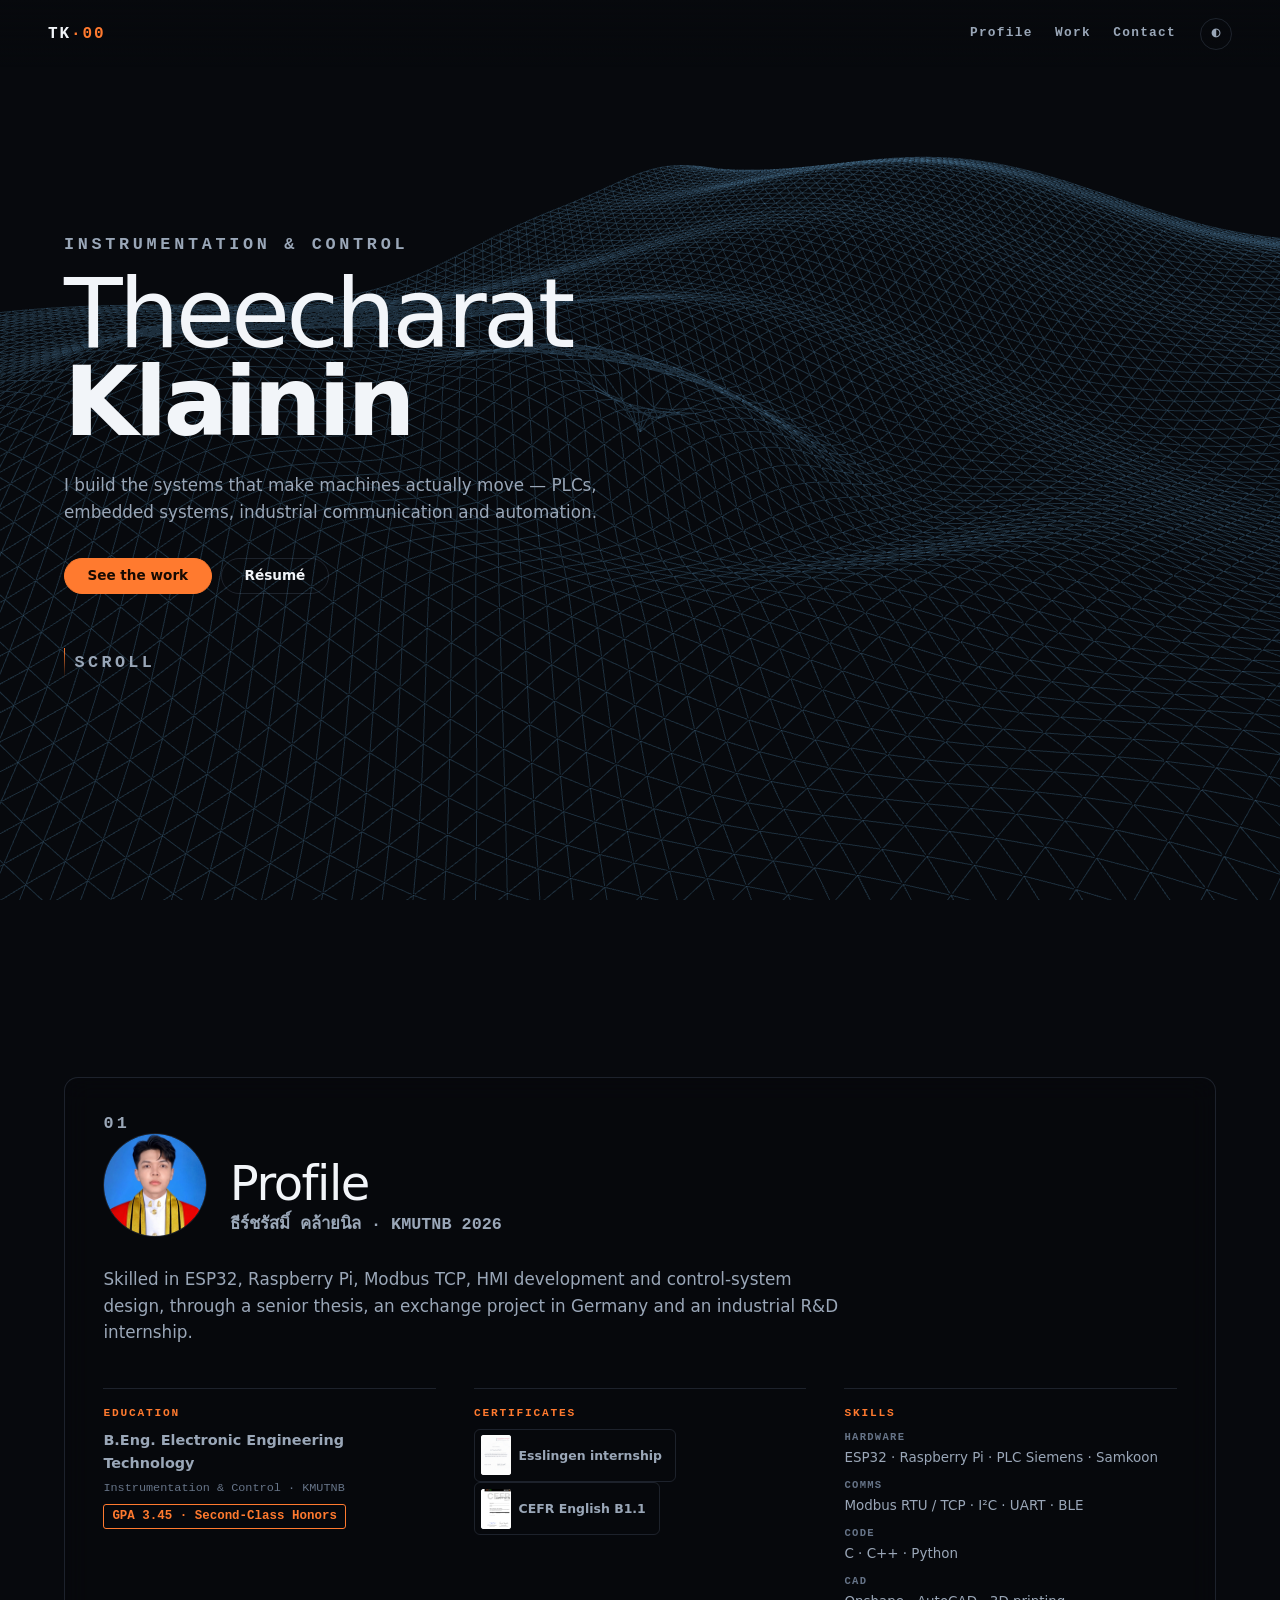
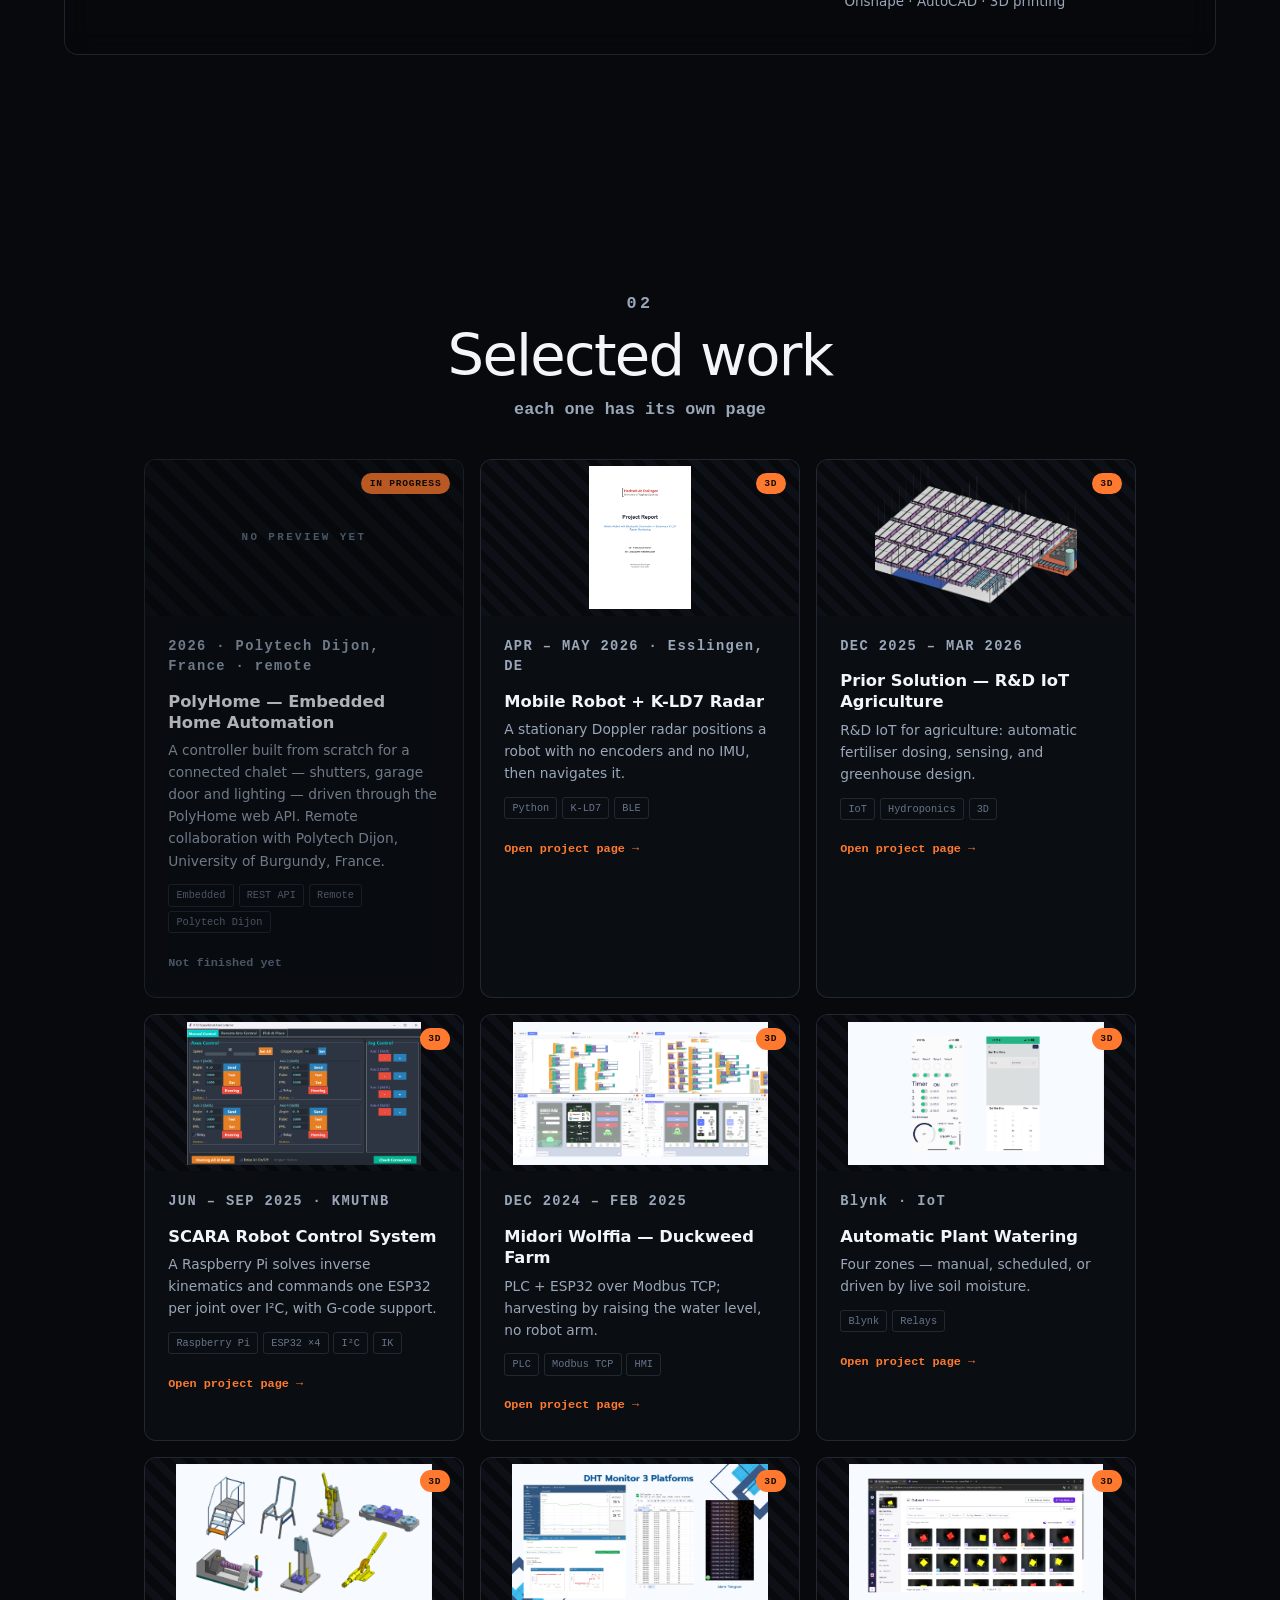
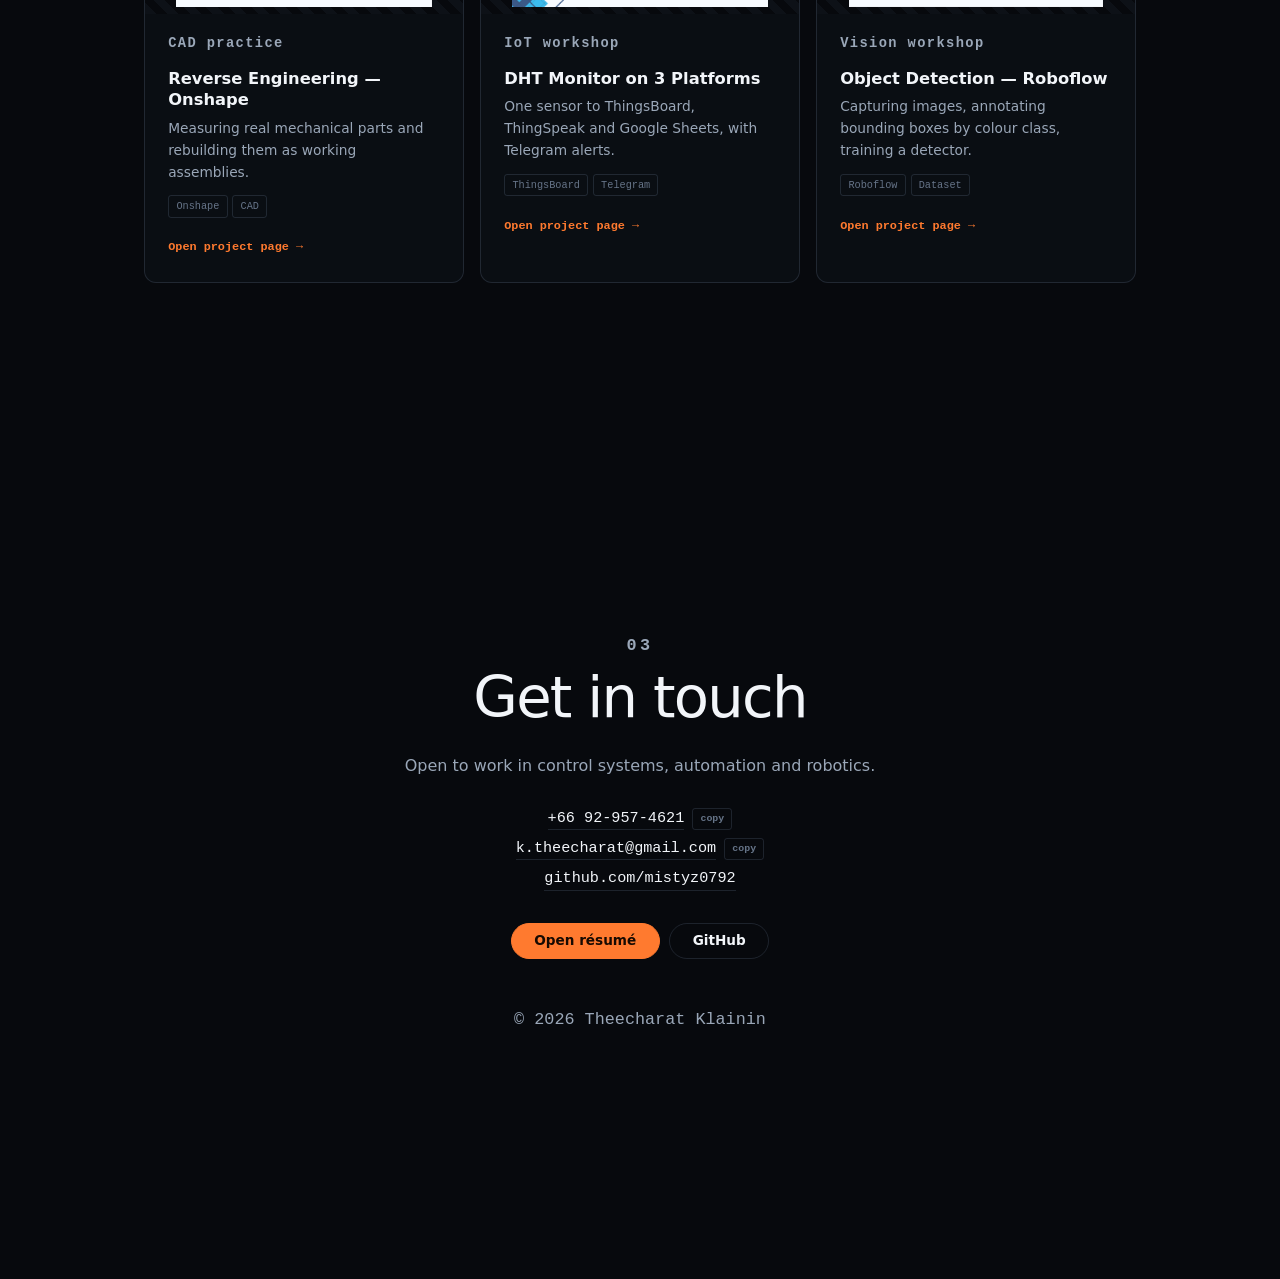
<file: index.html>
<!DOCTYPE html>
<html lang="en" data-lang="en" data-theme="dark">
<head>
<meta charset="utf-8">
<meta name="viewport" content="width=device-width, initial-scale=1">
<title>Theecharat Klainin — Control Systems &amp; Robotics</title>
<meta name="description" content="Instrumentation &amp; Control engineer. SCARA robot control, radar-guided mobile robotics, PLC farm automation and industrial IoT R&amp;D.">
<link rel="stylesheet" href="assets/style-d.css?v=6">
<link rel="stylesheet" href="assets/style-main.css?v=10">
<link rel="icon" href="data:image/svg+xml,<svg xmlns='http://www.w3.org/2000/svg' viewBox='0 0 100 100'><text y='.9em' font-size='90'>🦾</text></svg>">
</head>
<body>

<div id="boot"><div class="boot-in"><span id="boot-pct">0</span><i></i></div></div>

<canvas id="stage" data-model="assets/models/scara-arm.glb"></canvas>

<header id="top">
  <a class="brand" href="#hero">TK<span>·00</span></a>
  <nav>
    <a href="#profile">Profile</a>
    <a href="#work">Work</a>
    <a href="#contact">Contact</a>
  </nav>
  <div class="tools">
    <button id="theme" aria-label="Theme">◐</button>
  </div>
</header>

<main>

  <!-- hero ------------------------------------------------------------- -->
  <section class="scene" id="hero">
    <div class="copy left">
      <p class="kicker">Instrumentation &amp; Control</p>
      <h1 class="big">Theecharat<br><span>Klainin</span></h1>
      <p class="lede">

        I build the systems that make machines actually move — PLCs, embedded systems,
        industrial communication and automation.
      </p>
      <div class="acts left-acts">
        <a class="btn primary" href="#work">See the work</a>
        <button class="btn" data-view="docs/resume-theecharat-klainin.pdf" data-preview="assets/previews/resume-theecharat-klainin.png" data-en="Résumé">Résumé</button>
      </div>
      <p class="cue"><i></i>scroll</p>
    </div>
  </section>

  <!-- profile ---------------------------------------------------------- -->
  <section class="scene" id="profile">
    <div class="copy center wide profile">
      <p class="num">01</p>
      <div class="prof-head">
        <img class="prof-face" src="assets/photo.jpg" alt="Theecharat Klainin">
        <div>
          <h2>Profile</h2>
          <p class="prof-name">ธีร์ชรัสมิ์ คล้ายนิล · KMUTNB 2026</p>
        </div>
      </div>
      <p>

        Skilled in ESP32, Raspberry Pi, Modbus TCP, HMI development and control-system design,
        through a senior thesis, an exchange project in Germany and an industrial R&amp;D internship.
      </p>
      <div class="prof-grid">
        <div class="prof-block">
          <h3>Education</h3>
          <p><b>B.Eng. Electronic Engineering Technology</b><br>
            <span class="muted">Instrumentation &amp; Control · KMUTNB</span><br>
            <span class="hl">GPA 3.45 · Second-Class Honors</span></p>
        </div>
        <div class="prof-block">
          <h3>Certificates</h3>
          <div class="row" id="certs"></div>
        </div>
        <div class="prof-block">
          <h3>Skills</h3>
          <ul class="skill-list">
            <li><b>Hardware</b><span>ESP32 · Raspberry Pi · PLC Siemens · Samkoon</span></li>
            <li><b>Comms</b><span>Modbus RTU / TCP · I²C · UART · BLE</span></li>
            <li><b>Code</b><span>C · C++ · Python</span></li>
            <li><b>CAD</b><span>Onshape · AutoCAD · 3D printing</span></li>
          </ul>
        </div>
      </div>
    </div>
  </section>

  <!-- work ------------------------------------------------------------- -->
  <section class="scene tall" id="work">
    <div class="copy center wide">
      <p class="num">02</p>
      <h2>Selected work</h2>
      <p class="hint">each one has its own page</p>
      <div class="proj-grid" id="grid"></div>
    </div>
  </section>

  <!-- contact ---------------------------------------------------------- -->
  <section class="scene" id="contact">
    <div class="copy center">
      <p class="num">03</p>
      <h2>Get in touch</h2>
      <p class="lede small">

        Open to work in control systems, automation and robotics.
      </p>
      <ul class="links">
        <li><a href="tel:+66929574621">+66 92-957-4621</a><button class="copy-btn" data-copy="+66929574621" data-en="Phone copied">copy</button></li>
        <li><a href="mailto:k.theecharat@gmail.com">k.theecharat@gmail.com</a><button class="copy-btn" data-copy="k.theecharat@gmail.com" data-en="Email copied">copy</button></li>
        <li><a href="https://github.com/mistyz0792">github.com/mistyz0792</a></li>
      </ul>
      <div class="acts">
        <button class="btn primary" data-view="docs/resume-theecharat-klainin.pdf" data-preview="assets/previews/resume-theecharat-klainin.png" data-en="Résumé">Open résumé</button>
        <a class="btn" href="https://github.com/mistyz0792/portfolio">GitHub</a>
      </div>
      <p class="foot">© 2026 Theecharat Klainin</p>
    </div>
  </section>

</main>

<div class="toasts" id="toasts" aria-live="polite"></div>

<div id="viewer" hidden>
  <div class="v-back" data-close></div>
  <div class="v-panel">
    <header class="v-bar">
      <div class="v-nav" id="v-nav">
        <button id="v-prev" aria-label="Previous">‹</button>
        <span id="v-count">1 / 1</span>
        <button id="v-next" aria-label="Next">›</button>
      </div>
      <h4 id="v-title"></h4>
      <div class="v-tools">
        <a id="v-open" href="#" target="_blank" rel="noopener">New tab</a>
        <a id="v-dl" href="#" download>Save</a>
        <button data-close aria-label="Close">✕</button>
      </div>
    </header>
    <div class="v-body" id="v-body"></div>
  </div>
</div>

<script type="module" src="assets/app-main.js"></script>
</body>
</html>
</file>
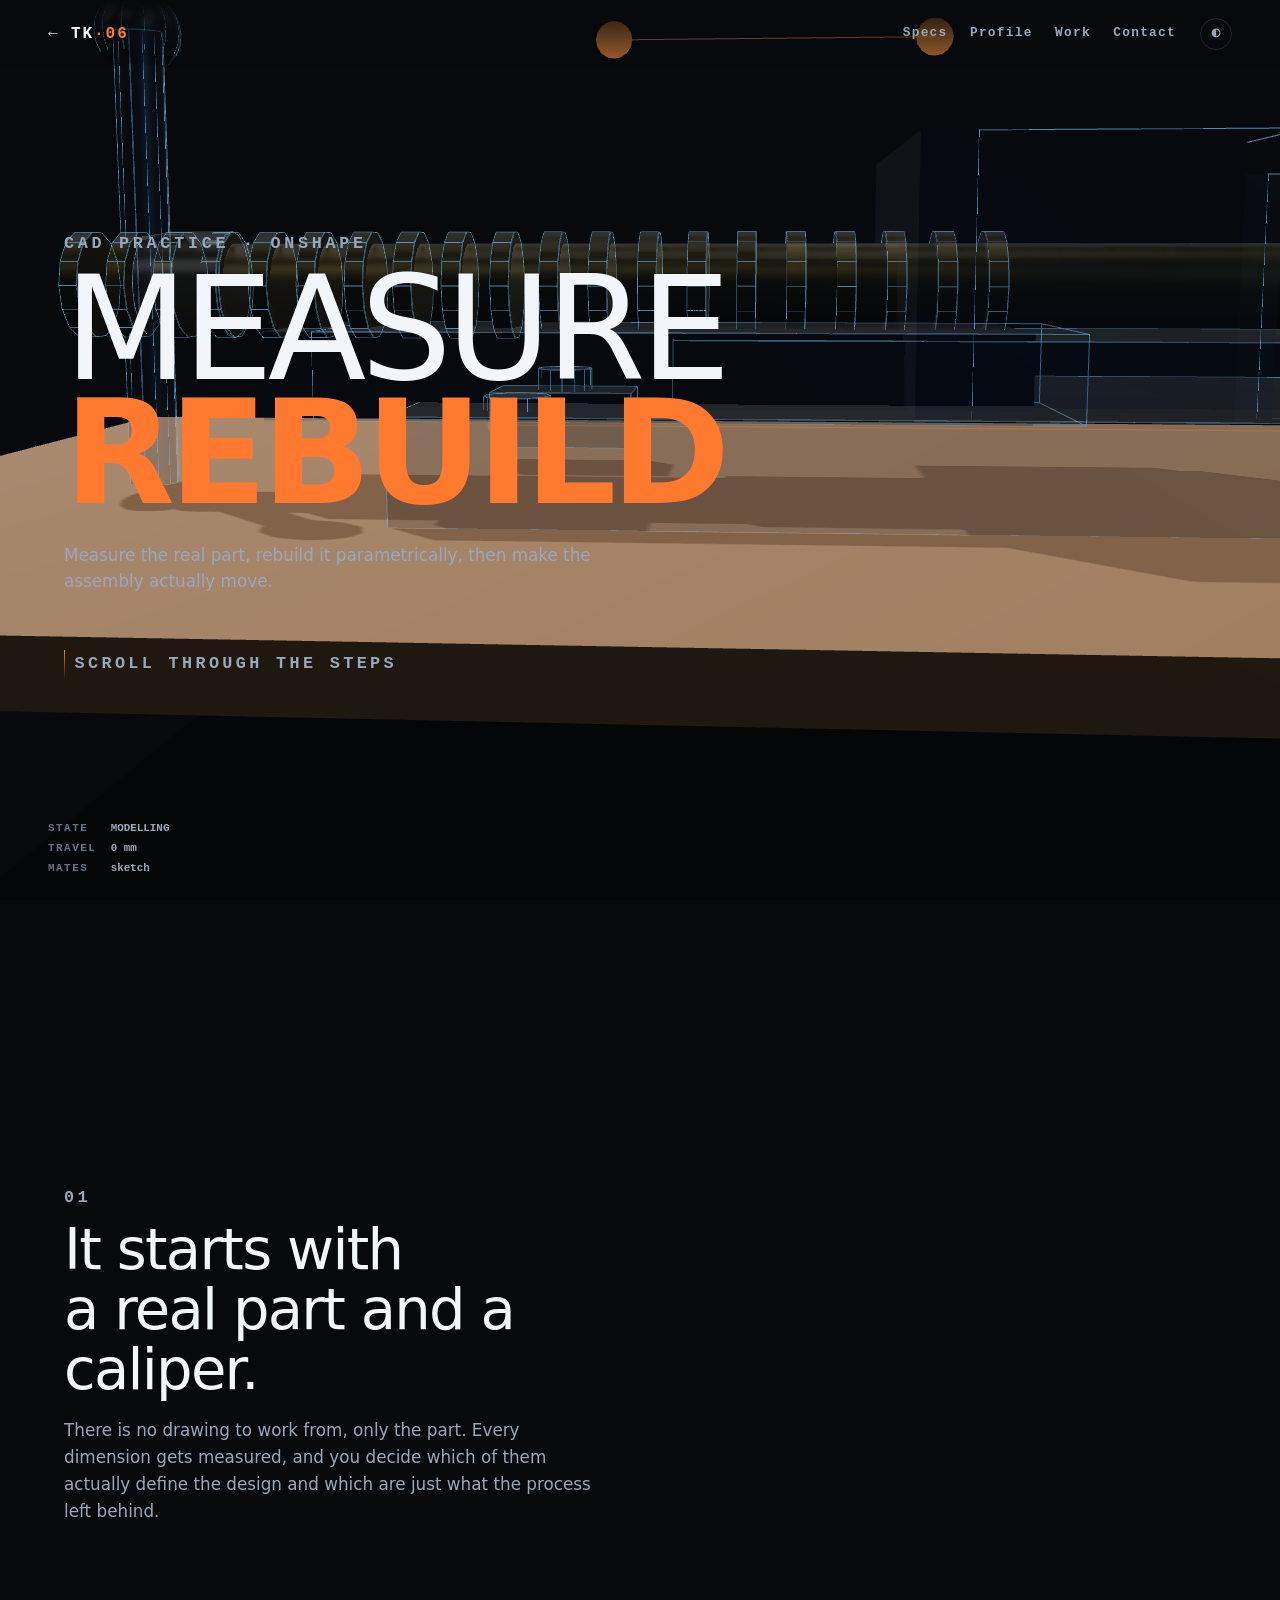
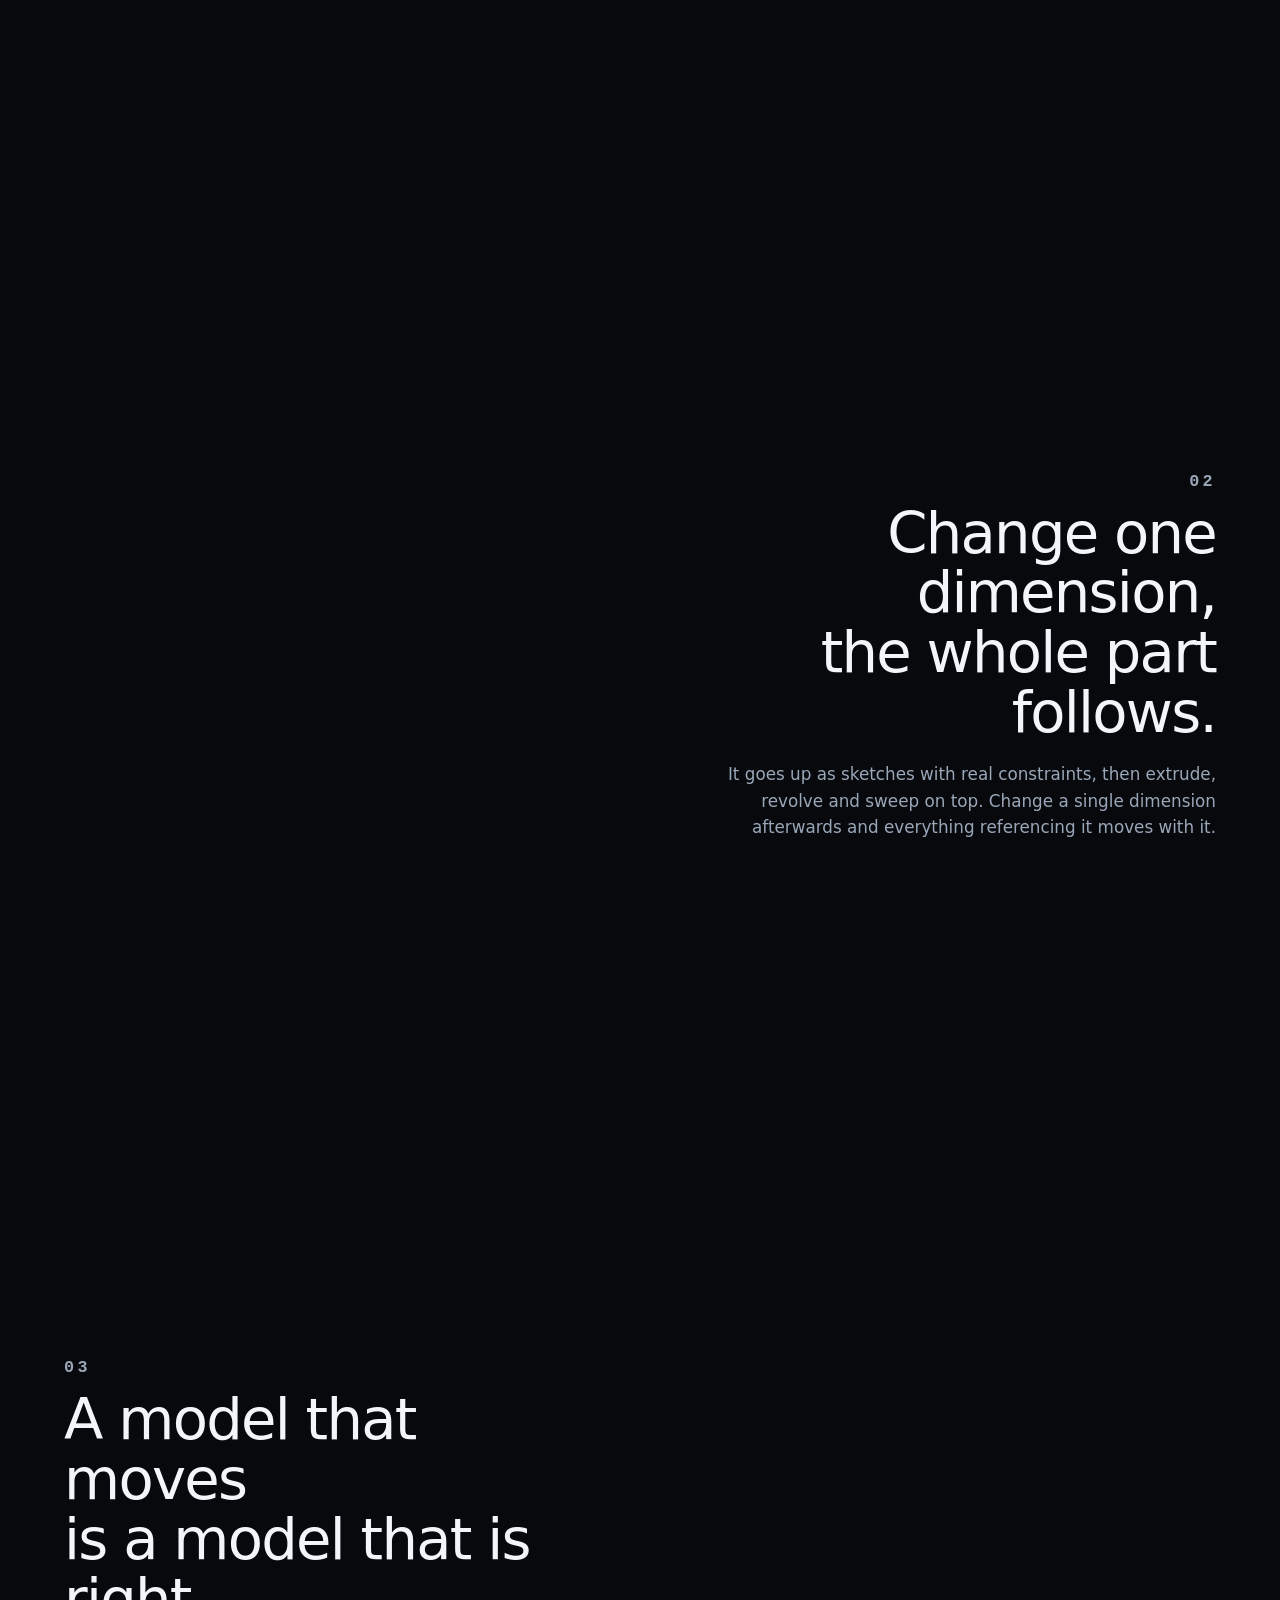
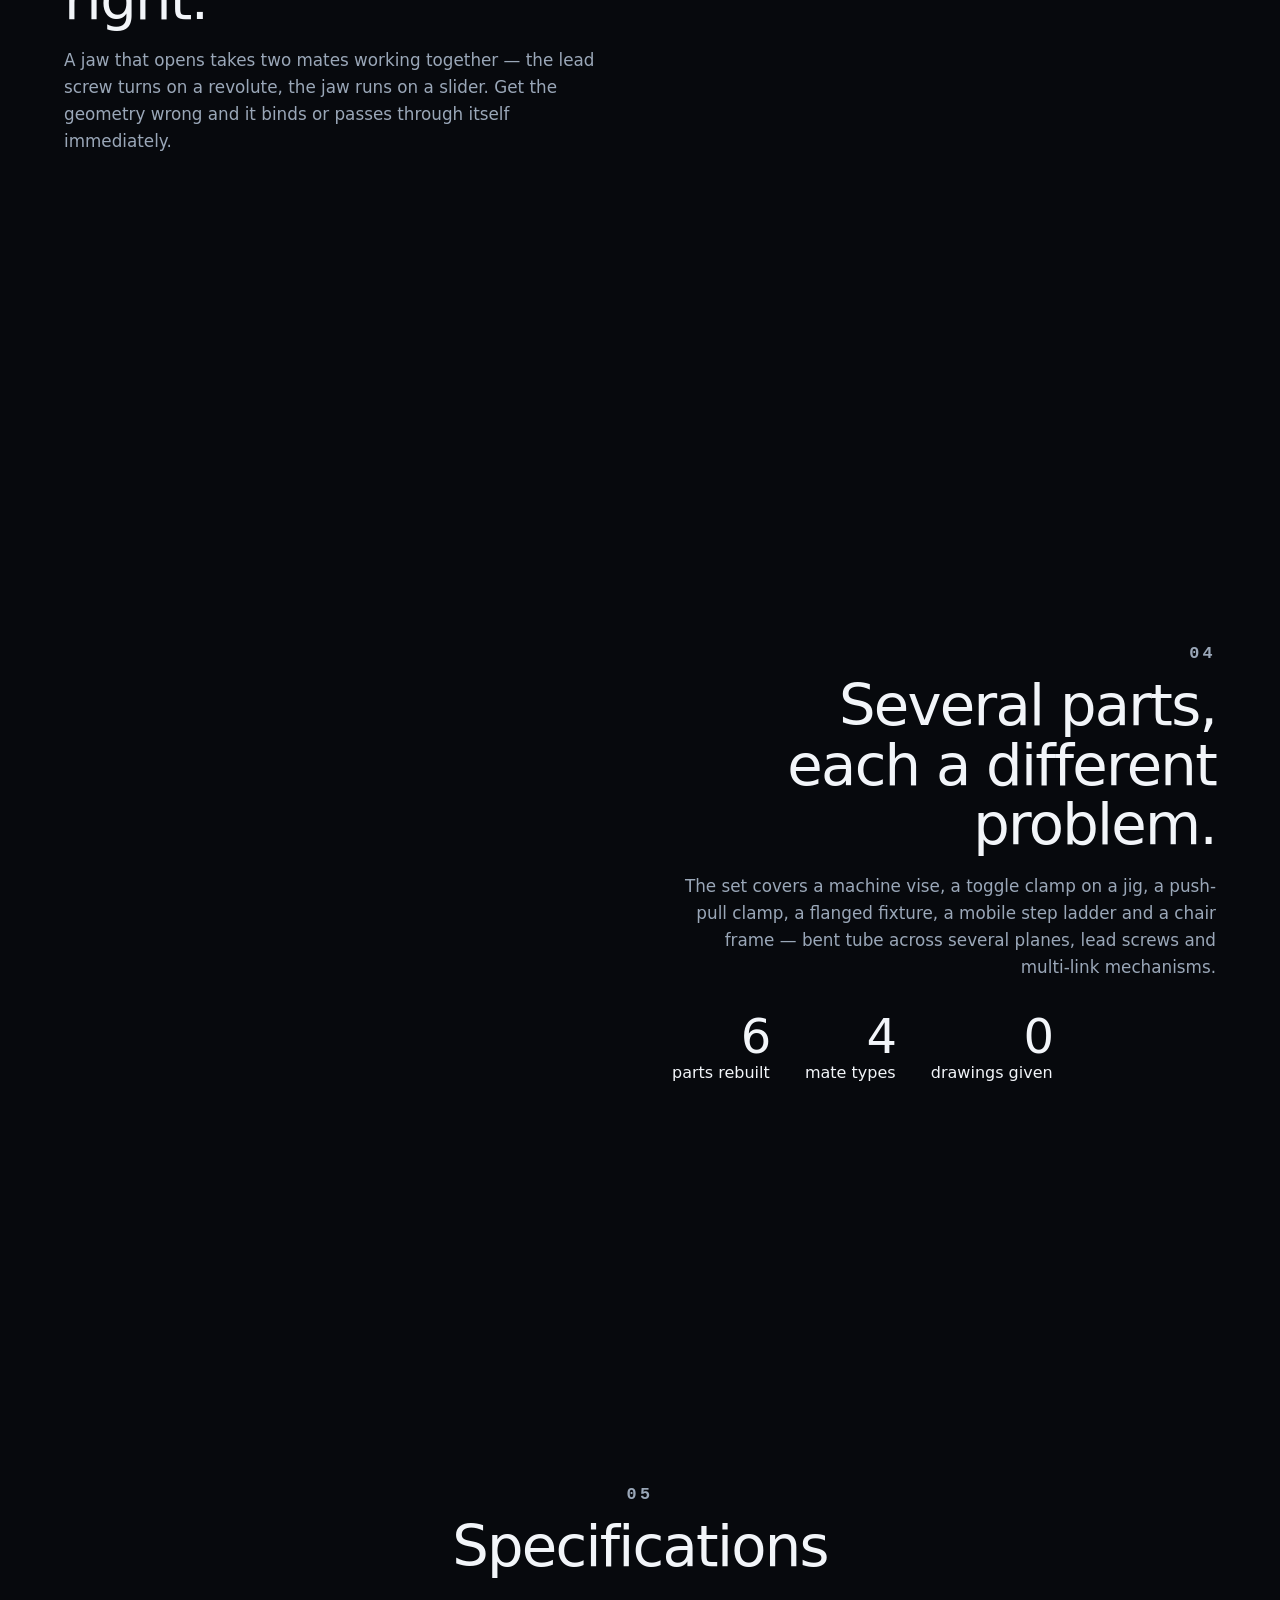
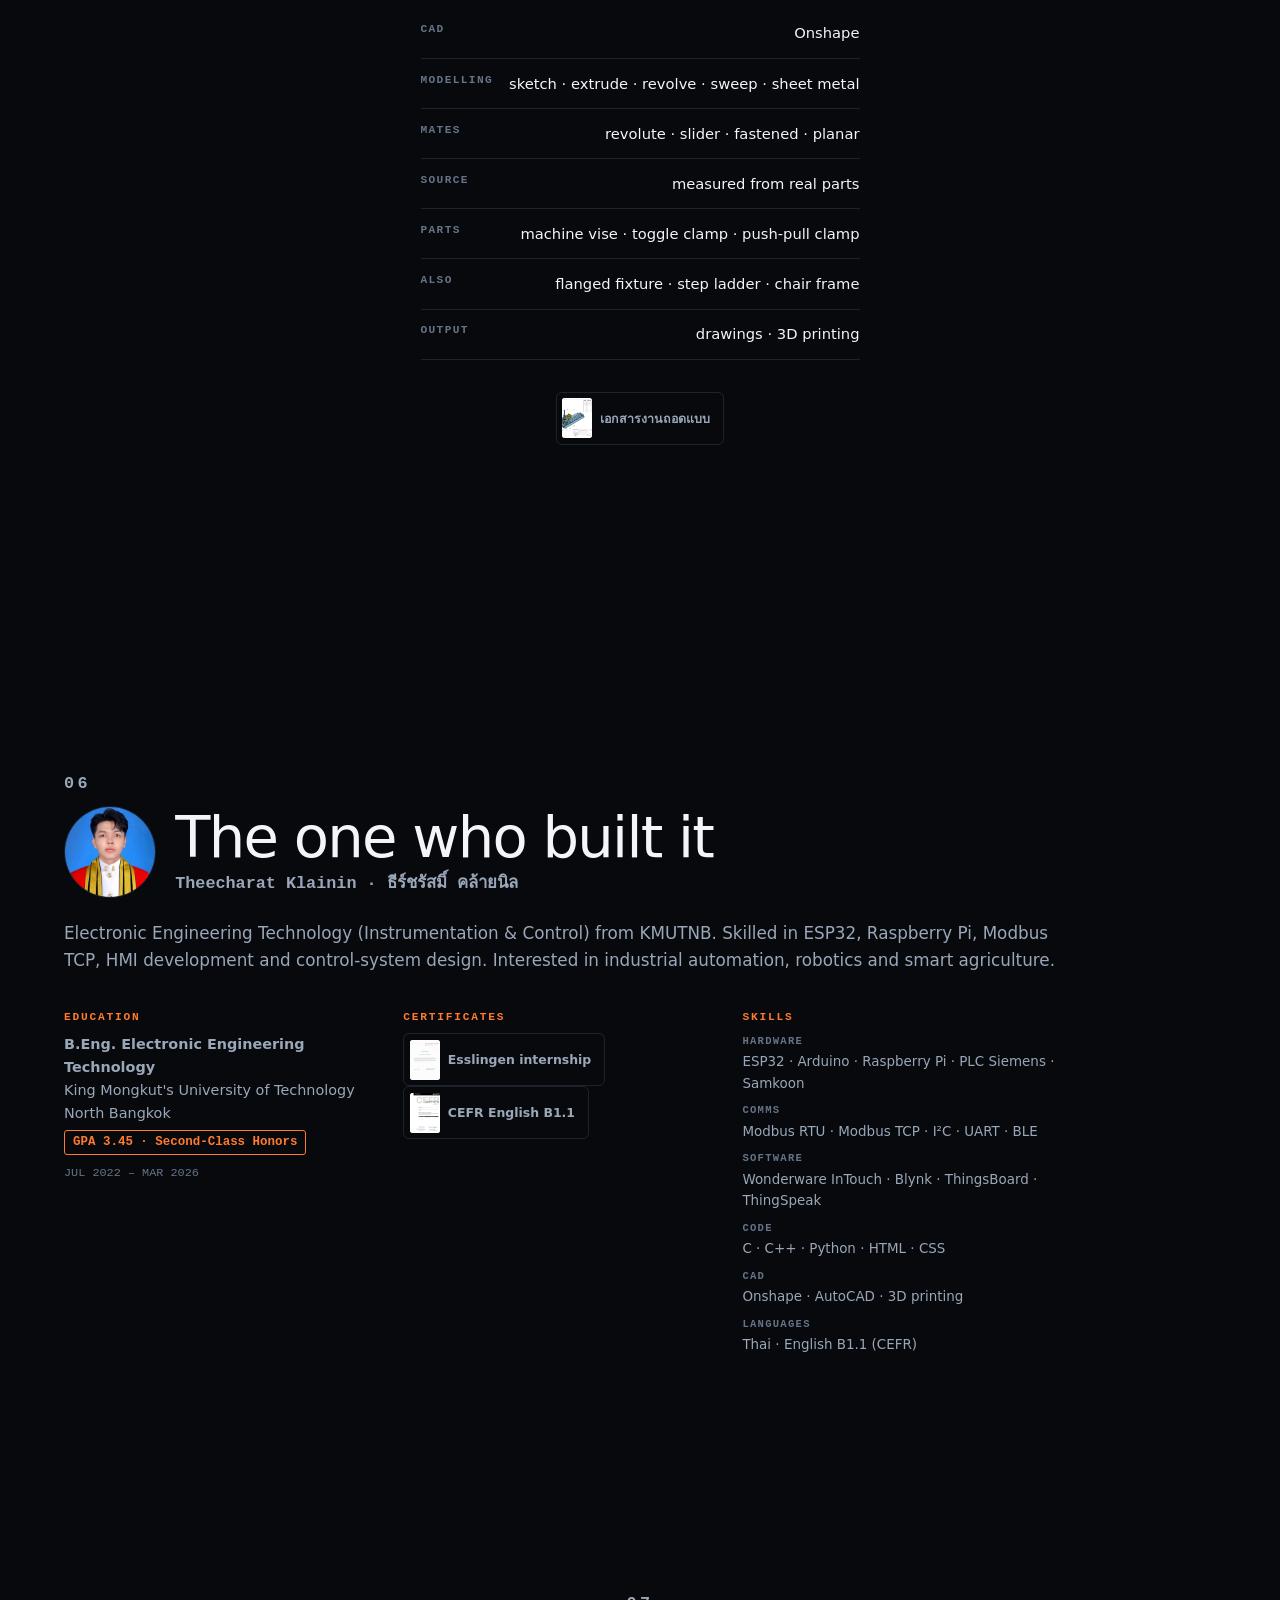
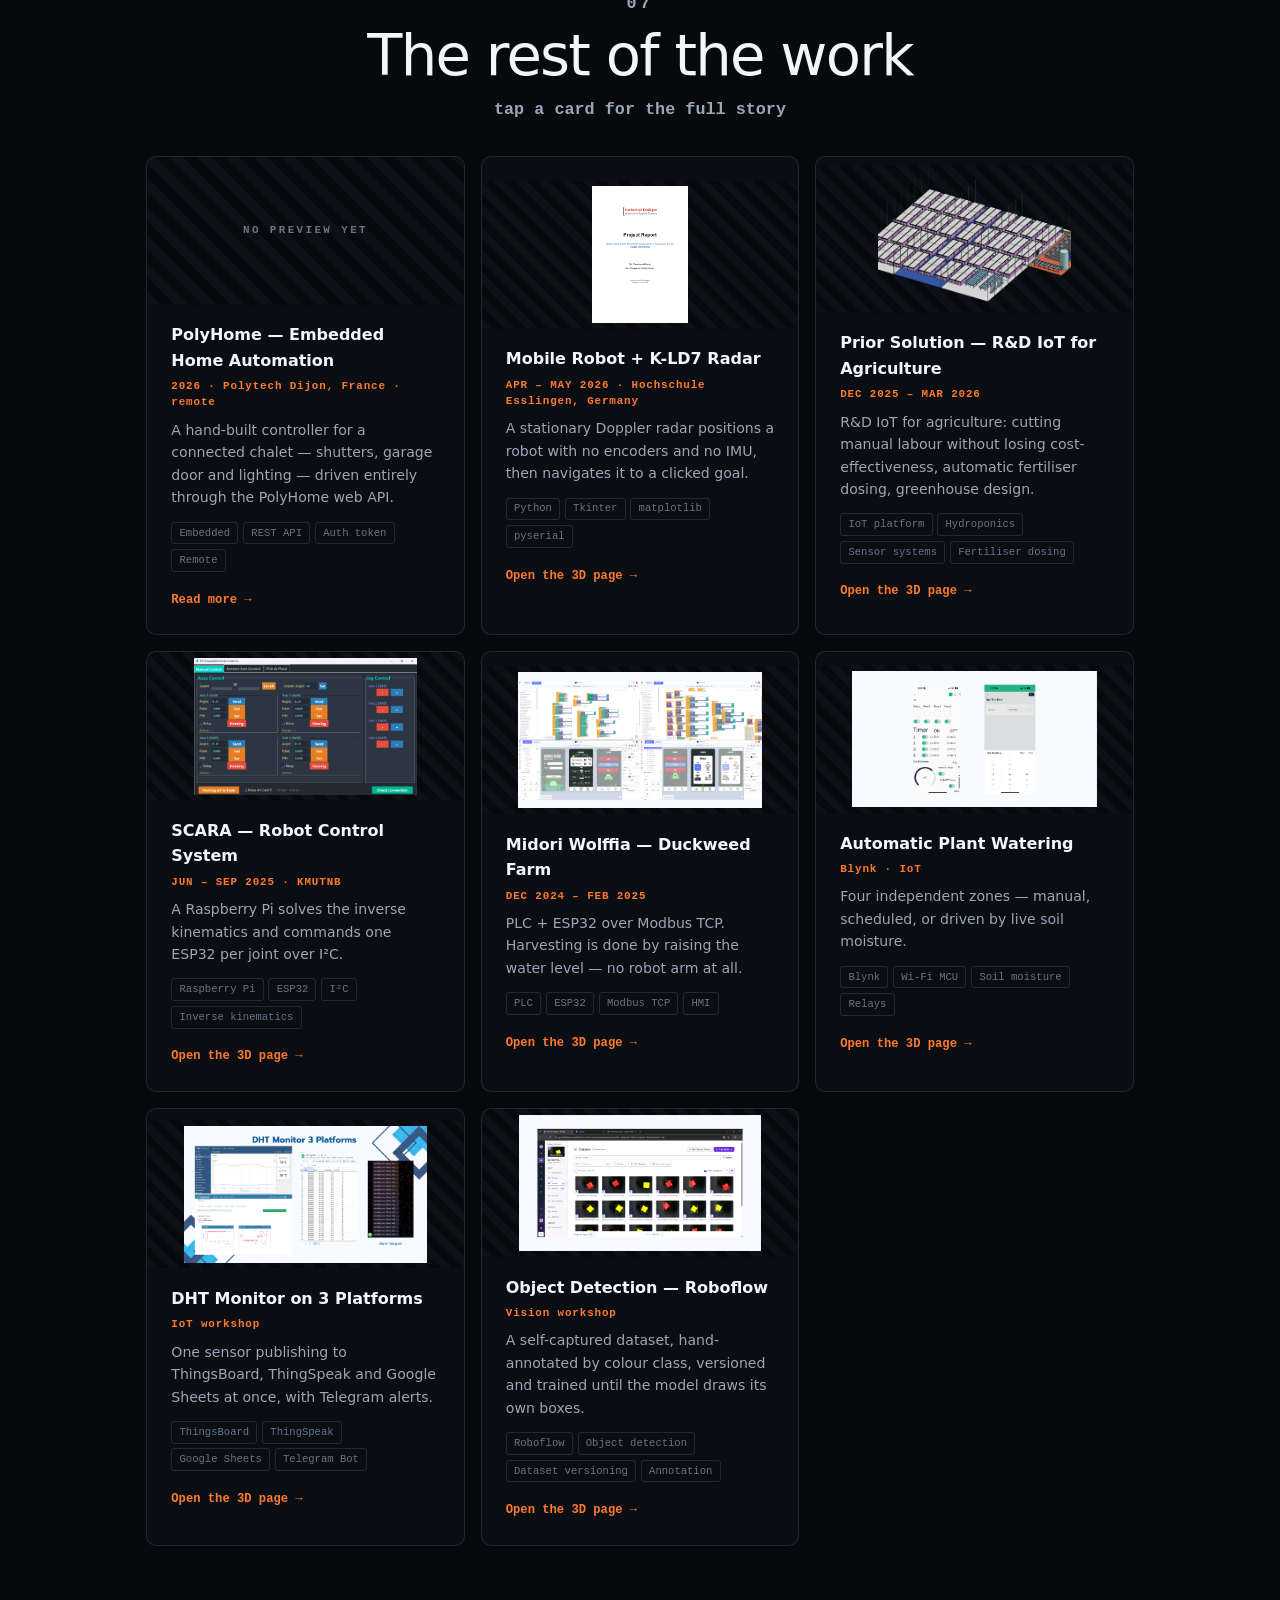
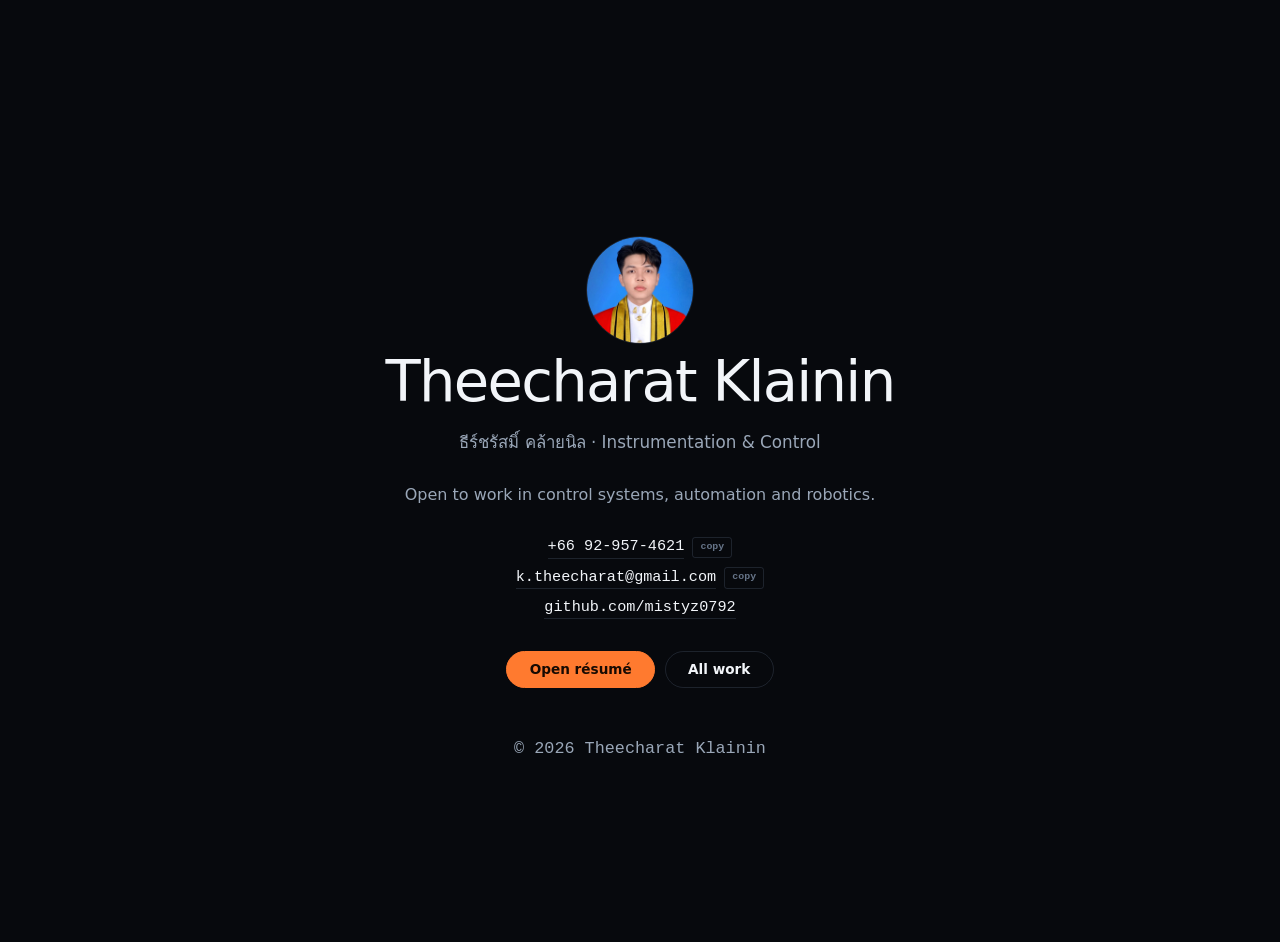
<file: project-cad.html>
<!DOCTYPE html>
<html lang="en" data-lang="en" data-theme="dark">
<head>
<meta charset="utf-8">
<meta name="viewport" content="width=device-width, initial-scale=1">
<title>Reverse Engineering — Onshape — Theecharat Klainin</title>
<meta name="description" content="Measuring real mechanical parts and rebuilding them in Onshape as parametric models with mates that actually move.">
<link rel="stylesheet" href="assets/style-d.css?v=6">
<link rel="icon" href="data:image/svg+xml,<svg xmlns='http://www.w3.org/2000/svg' viewBox='0 0 100 100'><text y='.9em' font-size='90'>🔩</text></svg>">
</head>
<body>

<div id="boot"><div class="boot-in"><span id="boot-pct">0</span><i></i></div></div>

<canvas id="stage"></canvas>

<header id="top">
  <a class="brand" href="index.html">← TK<span>·06</span></a>
  <nav>
    <a href="#s5">Specs</a>
    <a href="#s6">Profile</a>
    <a href="#s7">Work</a>
    <a href="#s8">Contact</a>
  </nav>
  <div class="tools">
    <button id="theme" aria-label="Theme">◐</button>
  </div>
</header>

<main>

  <!-- 0 -->
  <section class="scene" id="s0">
    <div class="copy left">
      <p class="kicker">CAD practice · Onshape</p>
      <h1>MEASURE<span>REBUILD</span></h1>
      <p class="lede">

        Measure the real part, rebuild it parametrically, then make the assembly actually move.
      </p>
      <p class="cue"><i></i>scroll through the steps</p>
    </div>
  </section>

  <!-- 1 -->
  <section class="scene" id="s1">
    <div class="copy left">
      <p class="num">01</p>
      <h2>It starts with<br>a real part and a caliper.</h2>
      <p>

        There is no drawing to work from, only the part. Every dimension gets measured, and you decide which of them actually define the design and which are just what the process left behind.
      </p>
    </div>
  </section>

  <!-- 2 -->
  <section class="scene" id="s2">
    <div class="copy right">
      <p class="num">02</p>
      <h2>Change one dimension,<br>the whole part follows.</h2>
      <p>

        It goes up as sketches with real constraints, then extrude, revolve and sweep on top. Change a single dimension afterwards and everything referencing it moves with it.
      </p>
    </div>
  </section>

  <!-- 3 -->
  <section class="scene" id="s3">
    <div class="copy left">
      <p class="num">03</p>
      <h2>A model that moves<br>is a model that is right.</h2>
      <p>

        A jaw that opens takes two mates working together — the lead screw turns on a revolute, the jaw runs on a slider. Get the geometry wrong and it binds or passes through itself immediately.
      </p>
    </div>
  </section>

  <!-- 4 -->
  <section class="scene" id="s4">
    <div class="copy right">
      <p class="num">04</p>
      <h2>Several parts,<br>each a different problem.</h2>
      <p>

        The set covers a machine vise, a toggle clamp on a jig, a push-pull clamp, a flanged fixture, a mobile step ladder and a chair frame — bent tube across several planes, lead screws and multi-link mechanisms.
      </p>
      <div class="stat-row">
        <div><b>6</b>parts rebuilt</div>
        <div><b>4</b>mate types</div>
        <div><b>0</b>drawings given</div>
      </div>
    </div>
  </section>

  <!-- 5 -->
  <section class="scene" id="s5">
    <div class="copy center wide">
      <p class="num">05</p>
      <h2>Specifications</h2>
      <dl class="specs">
        <div><dt>CAD</dt><dd>Onshape</dd></div>
        <div><dt>MODELLING</dt><dd>sketch · extrude · revolve · sweep · sheet metal</dd></div>
        <div><dt>MATES</dt><dd>revolute · slider · fastened · planar</dd></div>
        <div><dt>SOURCE</dt><dd>measured from real parts</dd></div>
        <div><dt>PARTS</dt><dd>machine vise · toggle clamp · push-pull clamp</dd></div>
        <div><dt>ALSO</dt><dd>flanged fixture · step ladder · chair frame</dd></div>
        <div><dt>OUTPUT</dt><dd>drawings · 3D printing</dd></div>
      </dl>
      <div class="docs" id="docs"></div>
    </div>
  </section>

  <!-- 6 · profile -------------------------------------------------------- -->
  <section class="scene" id="s6">
    <div class="copy left wide profile">
      <p class="num">06</p>
      <div class="prof-head">
        <img class="prof-face" src="assets/photo.jpg" alt="Theecharat Klainin">
        <div>
          <h2>The one who built it</h2>
          <p class="prof-name">Theecharat Klainin · ธีร์ชรัสมิ์ คล้ายนิล</p>
        </div>
      </div>
      <p>

        Electronic Engineering Technology (Instrumentation &amp; Control) from KMUTNB.
        Skilled in ESP32, Raspberry Pi, Modbus TCP, HMI development and control-system design.
        Interested in industrial automation, robotics and smart agriculture.
      </p>

      <div class="prof-grid">
        <div class="prof-block">
          <h3>Education</h3>
          <p><b>B.Eng. Electronic Engineering Technology</b><br>
            King Mongkut's University of Technology North Bangkok<br>
            <span class="hl">GPA 3.45 · Second-Class Honors</span><br>
            <span class="muted">JUL 2022 – MAR 2026</span></p>
        </div>
        <div class="prof-block">
          <h3>Certificates</h3>
          <div class="row" id="certs"></div>
        </div>
        <div class="prof-block">
          <h3>Skills</h3>
          <ul class="skill-list">
            <li><b>Hardware</b><span>ESP32 · Arduino · Raspberry Pi · PLC Siemens · Samkoon</span></li>
            <li><b>Comms</b><span>Modbus RTU · Modbus TCP · I²C · UART · BLE</span></li>
            <li><b>Software</b><span>Wonderware InTouch · Blynk · ThingsBoard · ThingSpeak</span></li>
            <li><b>Code</b><span>C · C++ · Python · HTML · CSS</span></li>
            <li><b>CAD</b><span>Onshape · AutoCAD · 3D printing</span></li>
            <li><b>Languages</b><span>Thai · English B1.1 (CEFR)</span></li>
          </ul>
        </div>
      </div>
    </div>
  </section>

  <!-- 7 · the rest of the work ------------------------------------------- -->
  <section class="scene tall" id="s7">
    <div class="copy center wide">
      <p class="num">07</p>
      <h2>The rest of the work</h2>
      <p class="hint">tap a card for the full story</p>
      <div class="cards" id="cards"></div>
    </div>
  </section>

  <!-- 8 · contact --------------------------------------------------------- -->
  <section class="scene" id="s8">
    <div class="copy center">
      <img class="face" src="assets/photo.jpg" alt="Theecharat Klainin">
      <h2 class="name">Theecharat Klainin</h2>
      <p class="sub">ธีร์ชรัสมิ์ คล้ายนิล · Instrumentation &amp; Control</p>
      <p class="lede small">

        Open to work in control systems, automation and robotics.
      </p>
      <ul class="links">
        <li><a href="tel:+66929574621">+66 92-957-4621</a><button class="copy-btn" data-copy="+66929574621" data-en="Phone copied">copy</button></li>
        <li><a href="mailto:k.theecharat@gmail.com">k.theecharat@gmail.com</a><button class="copy-btn" data-copy="k.theecharat@gmail.com" data-en="Email copied">copy</button></li>
        <li><a href="https://github.com/mistyz0792">github.com/mistyz0792</a></li>
      </ul>
      <div class="acts">
        <button class="btn primary" data-view="docs/resume-theecharat-klainin.pdf" data-preview="assets/previews/resume-theecharat-klainin.png" data-en="Résumé">Open résumé</button>
        <a class="btn" href="index.html">All work</a>
      </div>
      <p class="foot">© 2026 Theecharat Klainin</p>
    </div>
  </section>

</main>

<div class="hud" id="hud" aria-hidden="true">
  <span class="k">STATE</span><span id="hud-a">—</span>
  <span class="k">TRAVEL</span><span id="hud-b">—</span>
  <span class="k">MATES</span><span id="hud-c">—</span>
</div>

<div class="toasts" id="toasts" aria-live="polite"></div>

<!-- project detail, opened from a card -->
<div id="detail" hidden>
  <div class="d-back" data-dclose></div>
  <article class="d-panel">
    <button class="d-x" data-dclose aria-label="Close">✕</button>
    <header class="d-head">
      <p class="d-when" id="d-when"></p>
      <h2 id="d-title"></h2>
      <p class="d-sub" id="d-sub"></p>
    </header>
    <div class="d-body">
      <figure class="d-shot" id="d-shot"></figure>
      <div class="d-text">
        <p id="d-lead"></p>
        <div id="d-detail"></div>
        <ul class="tags" id="d-tags"></ul>
        <div class="row" id="d-docs"></div>
      </div>
    </div>
  </article>
</div>

<div id="viewer" hidden>
  <div class="v-back" data-close></div>
  <div class="v-panel">
    <header class="v-bar">
      <div class="v-nav" id="v-nav">
        <button id="v-prev" aria-label="Previous">‹</button>
        <span id="v-count">1 / 1</span>
        <button id="v-next" aria-label="Next">›</button>
      </div>
      <h4 id="v-title"></h4>
      <div class="v-tools">
        <a id="v-open" href="#" target="_blank" rel="noopener">New tab</a>
        <a id="v-dl" href="#" download>Save</a>
        <button data-close aria-label="Close">✕</button>
      </div>
    </header>
    <div class="v-body" id="v-body"></div>
  </div>
</div>

<script type="module" src="assets/app-cad.js?v=10"></script>
</body>
</html>
</file>
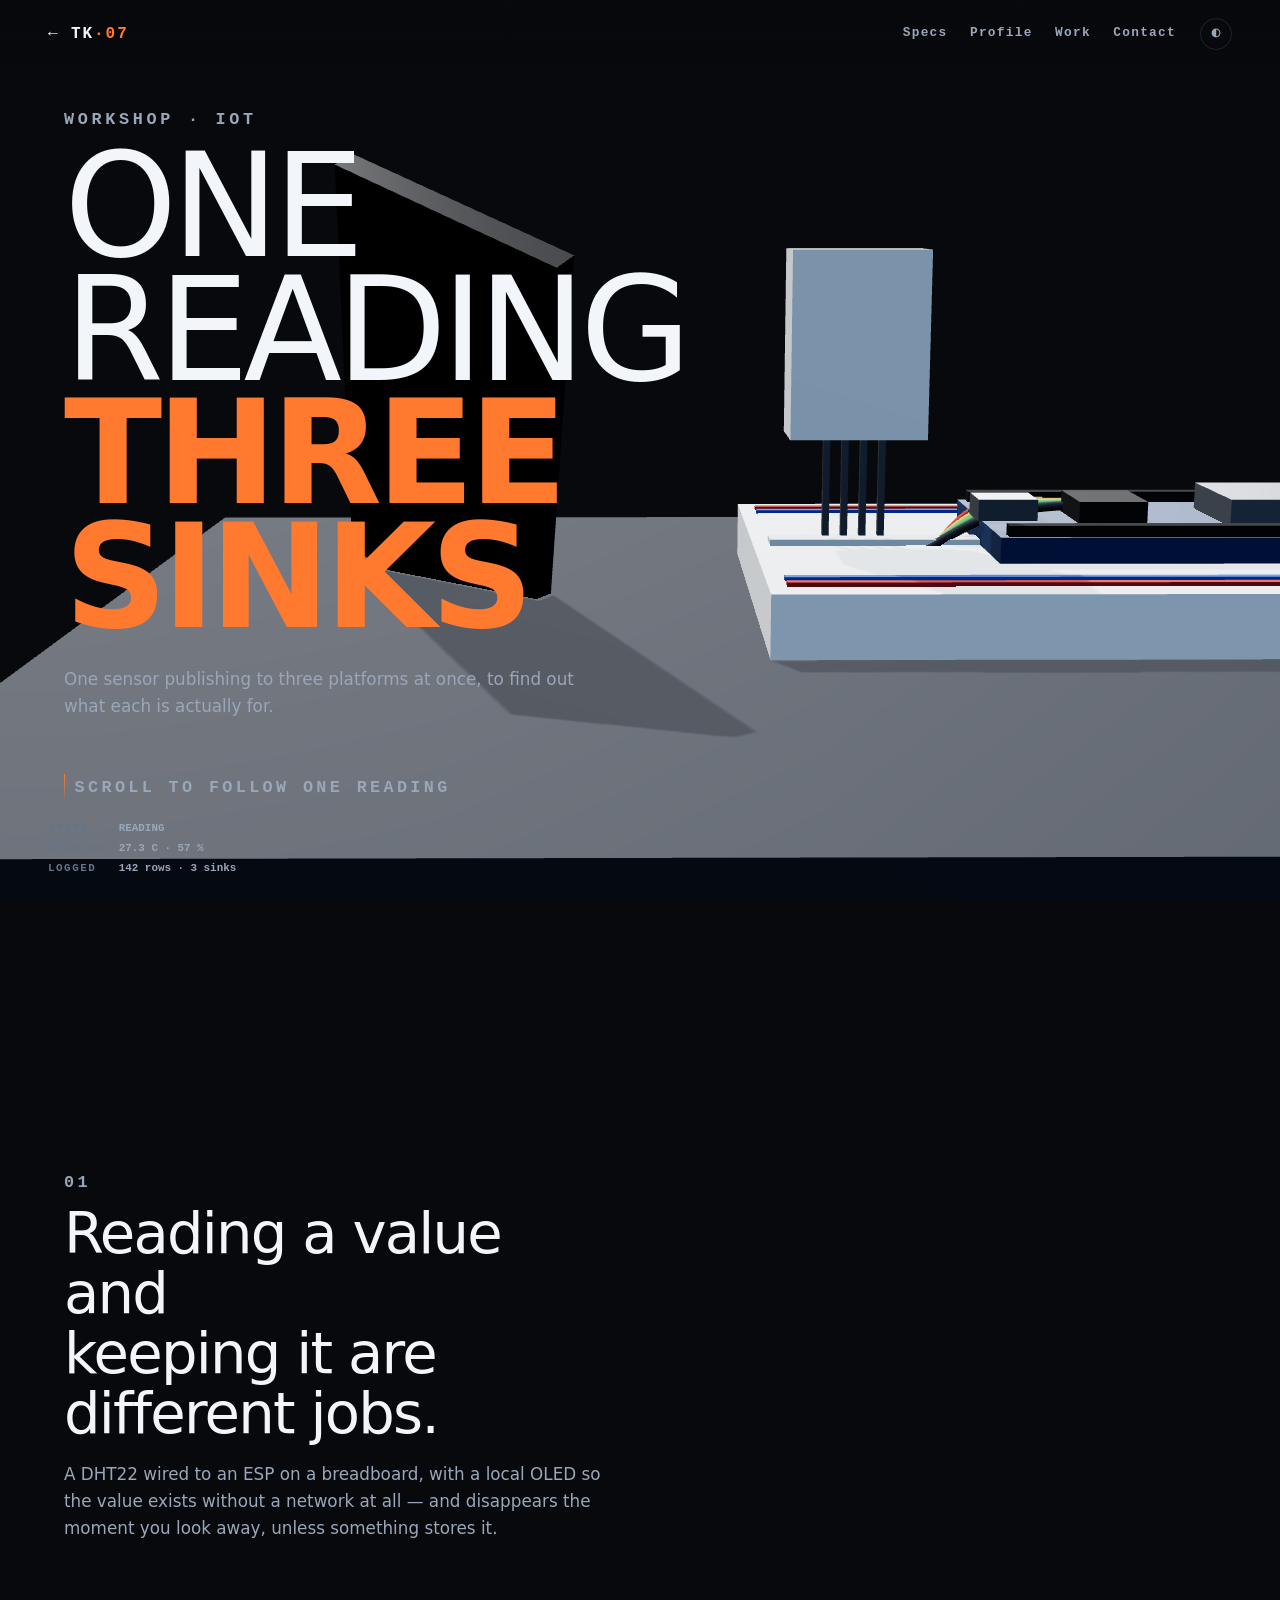
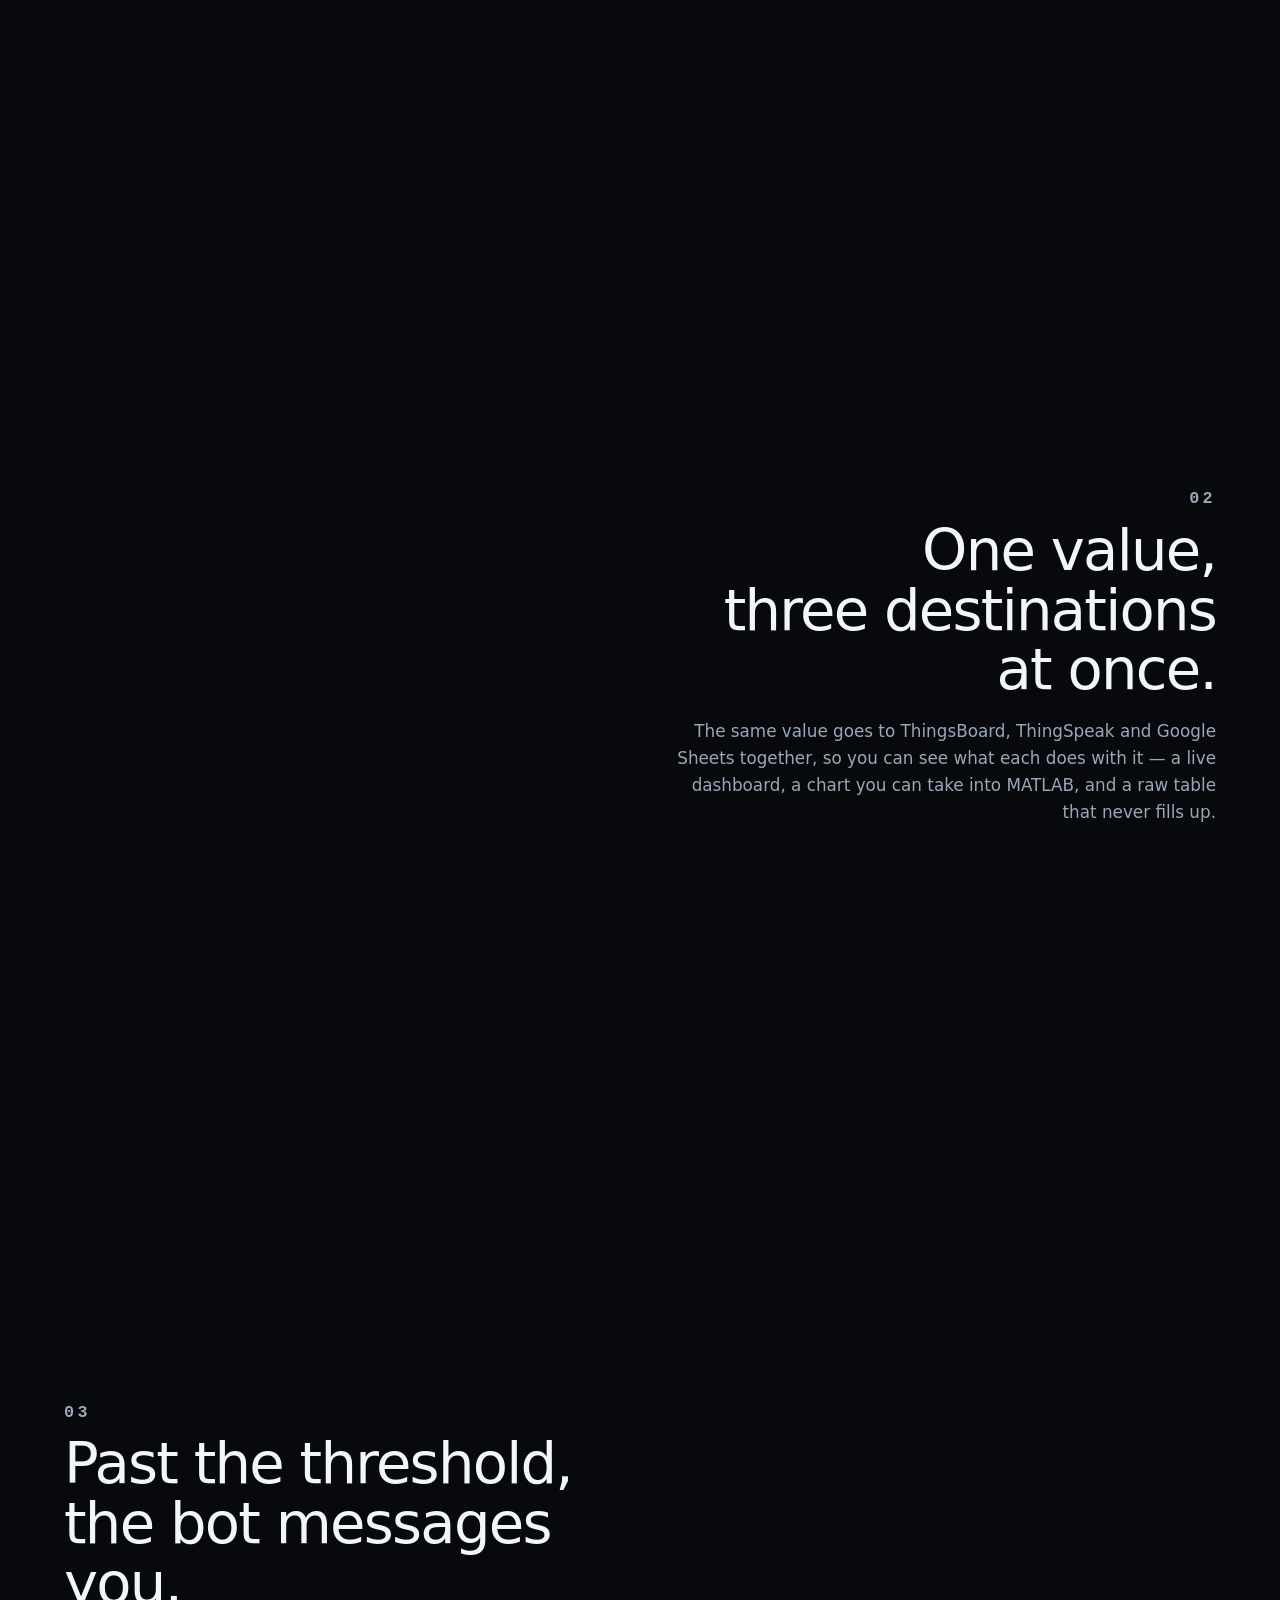
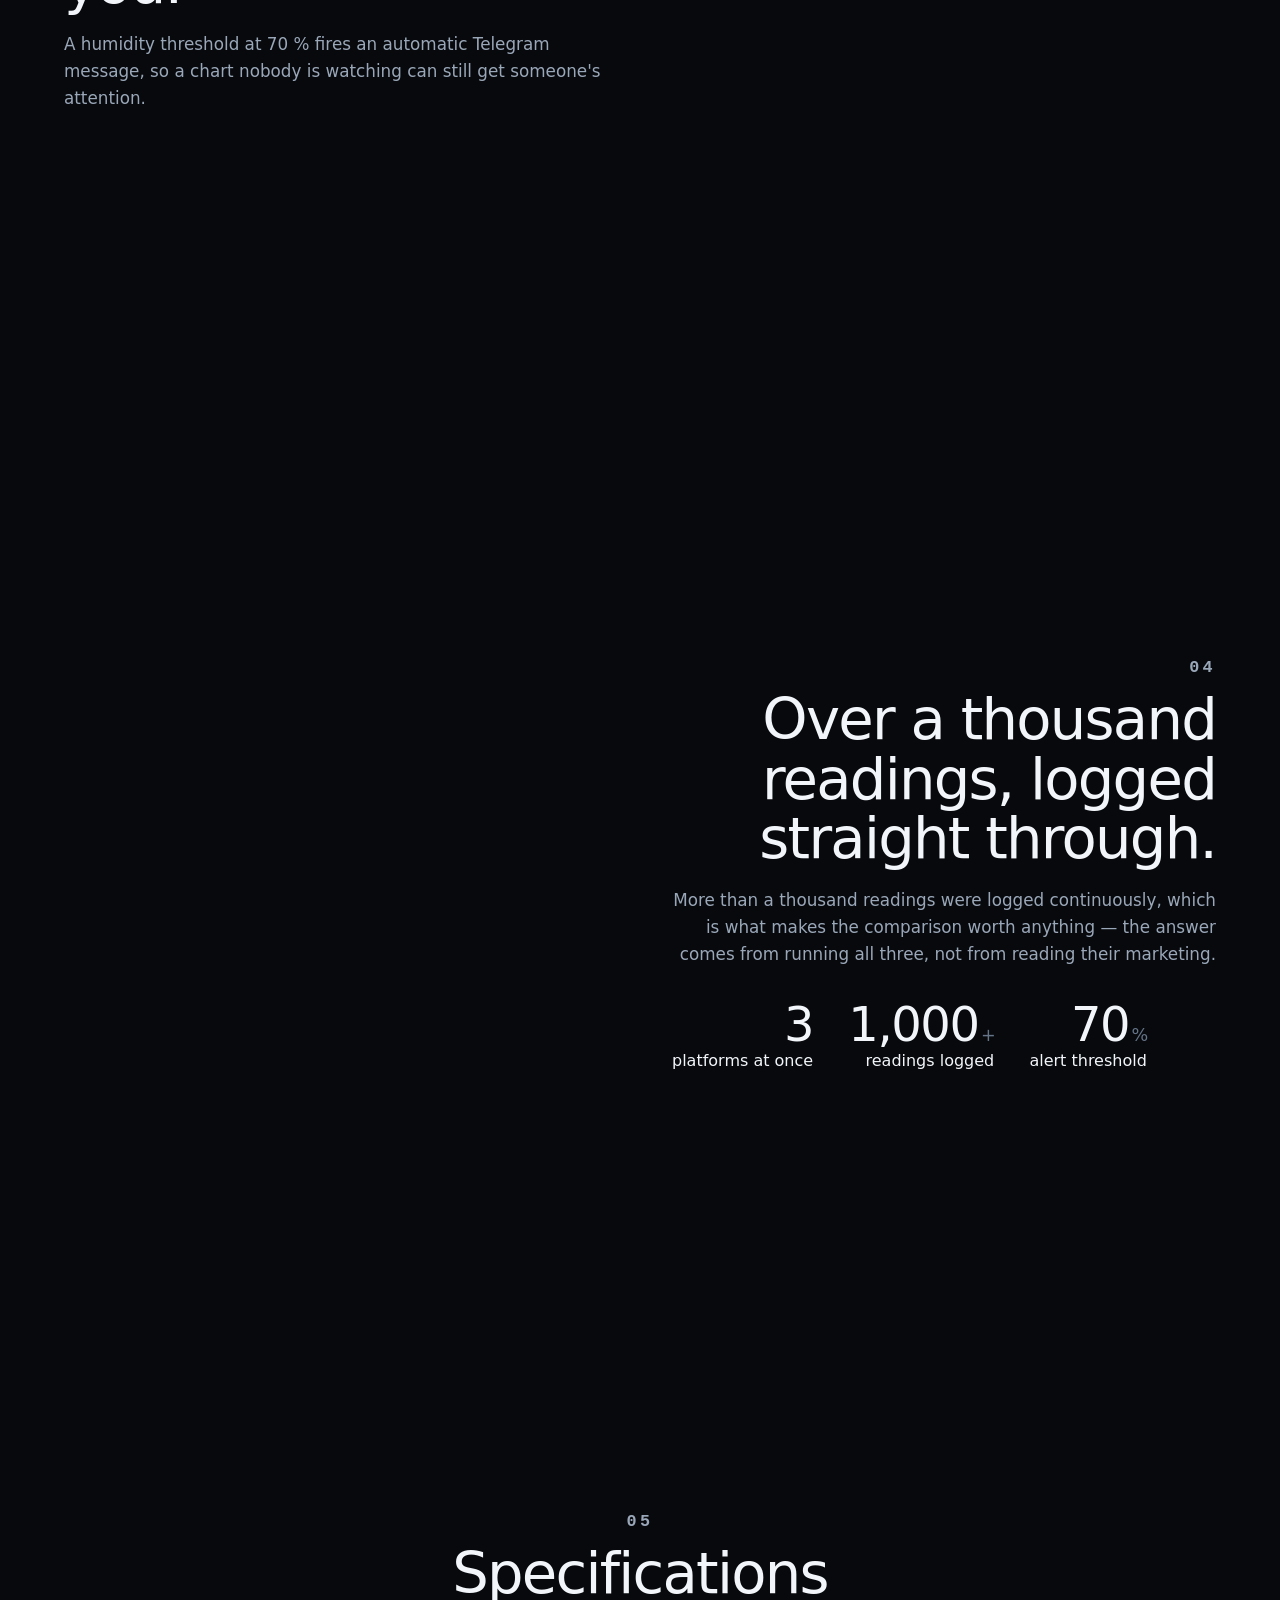
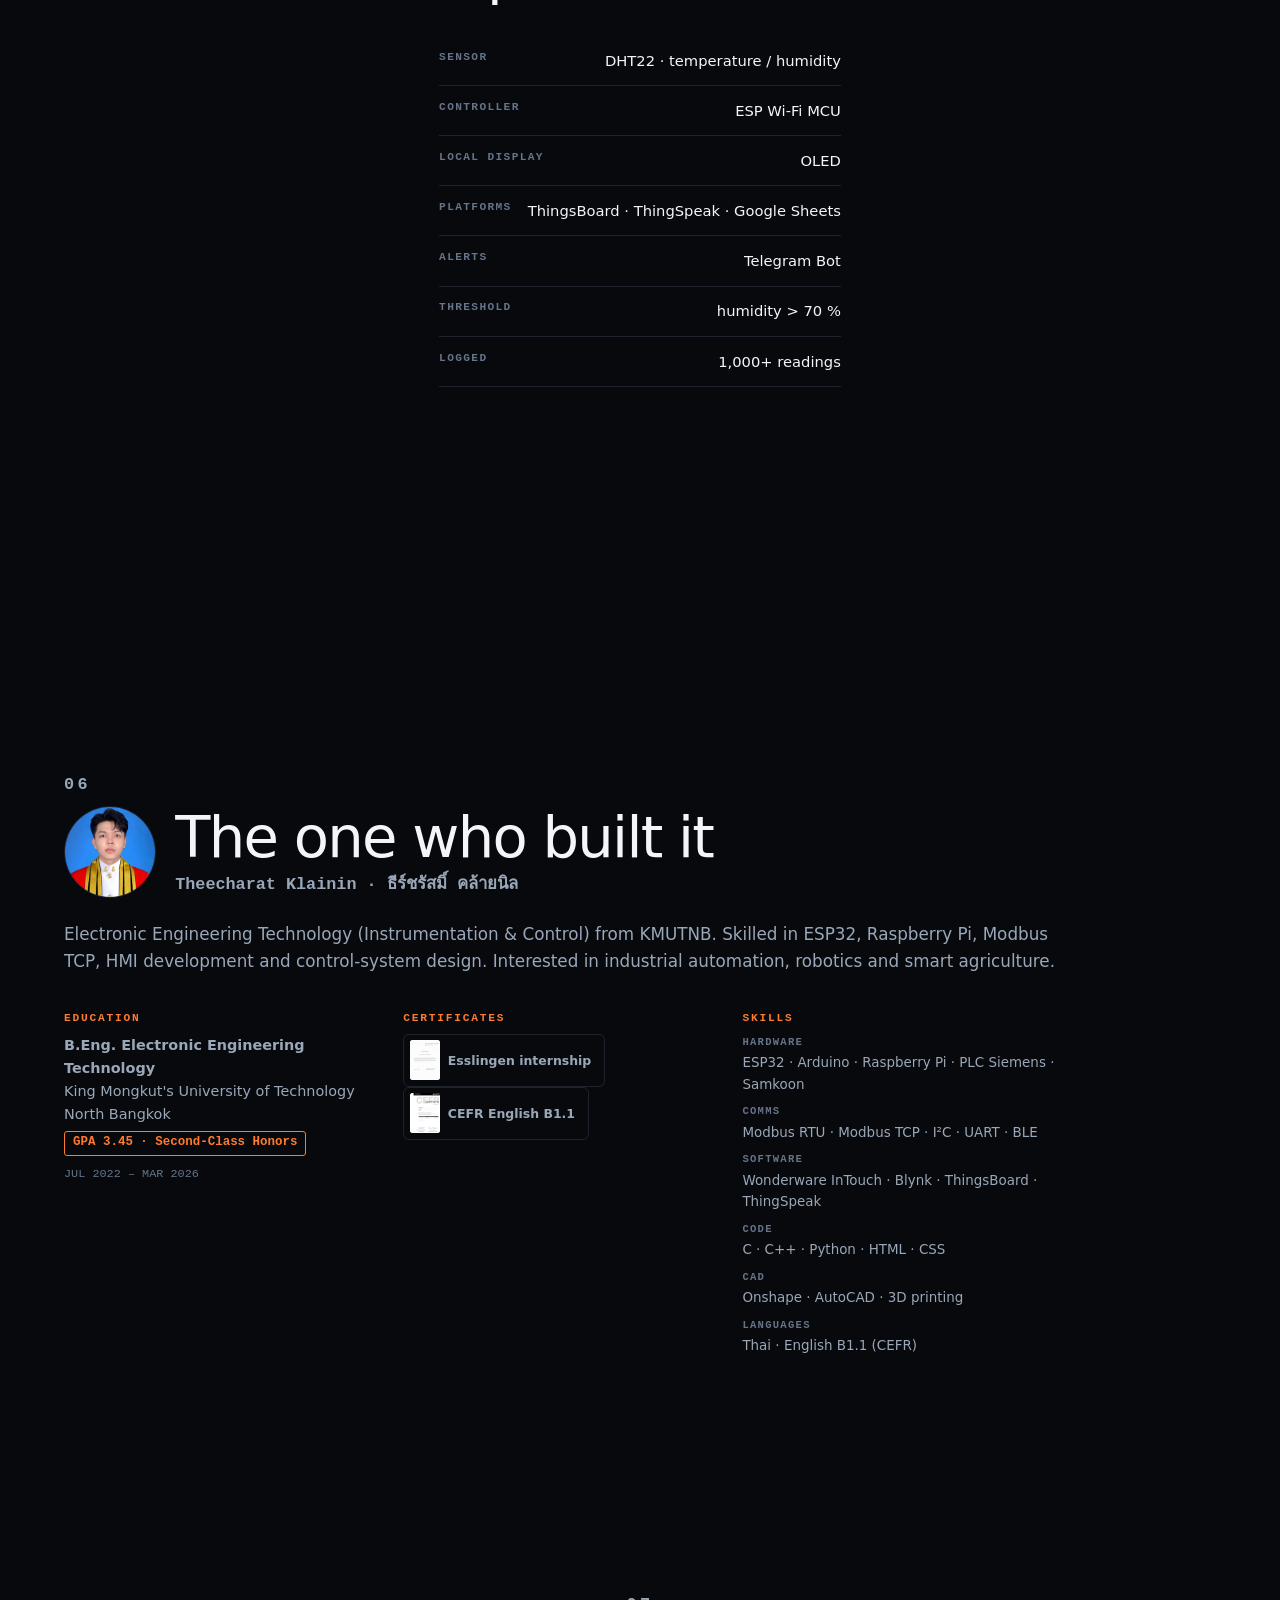
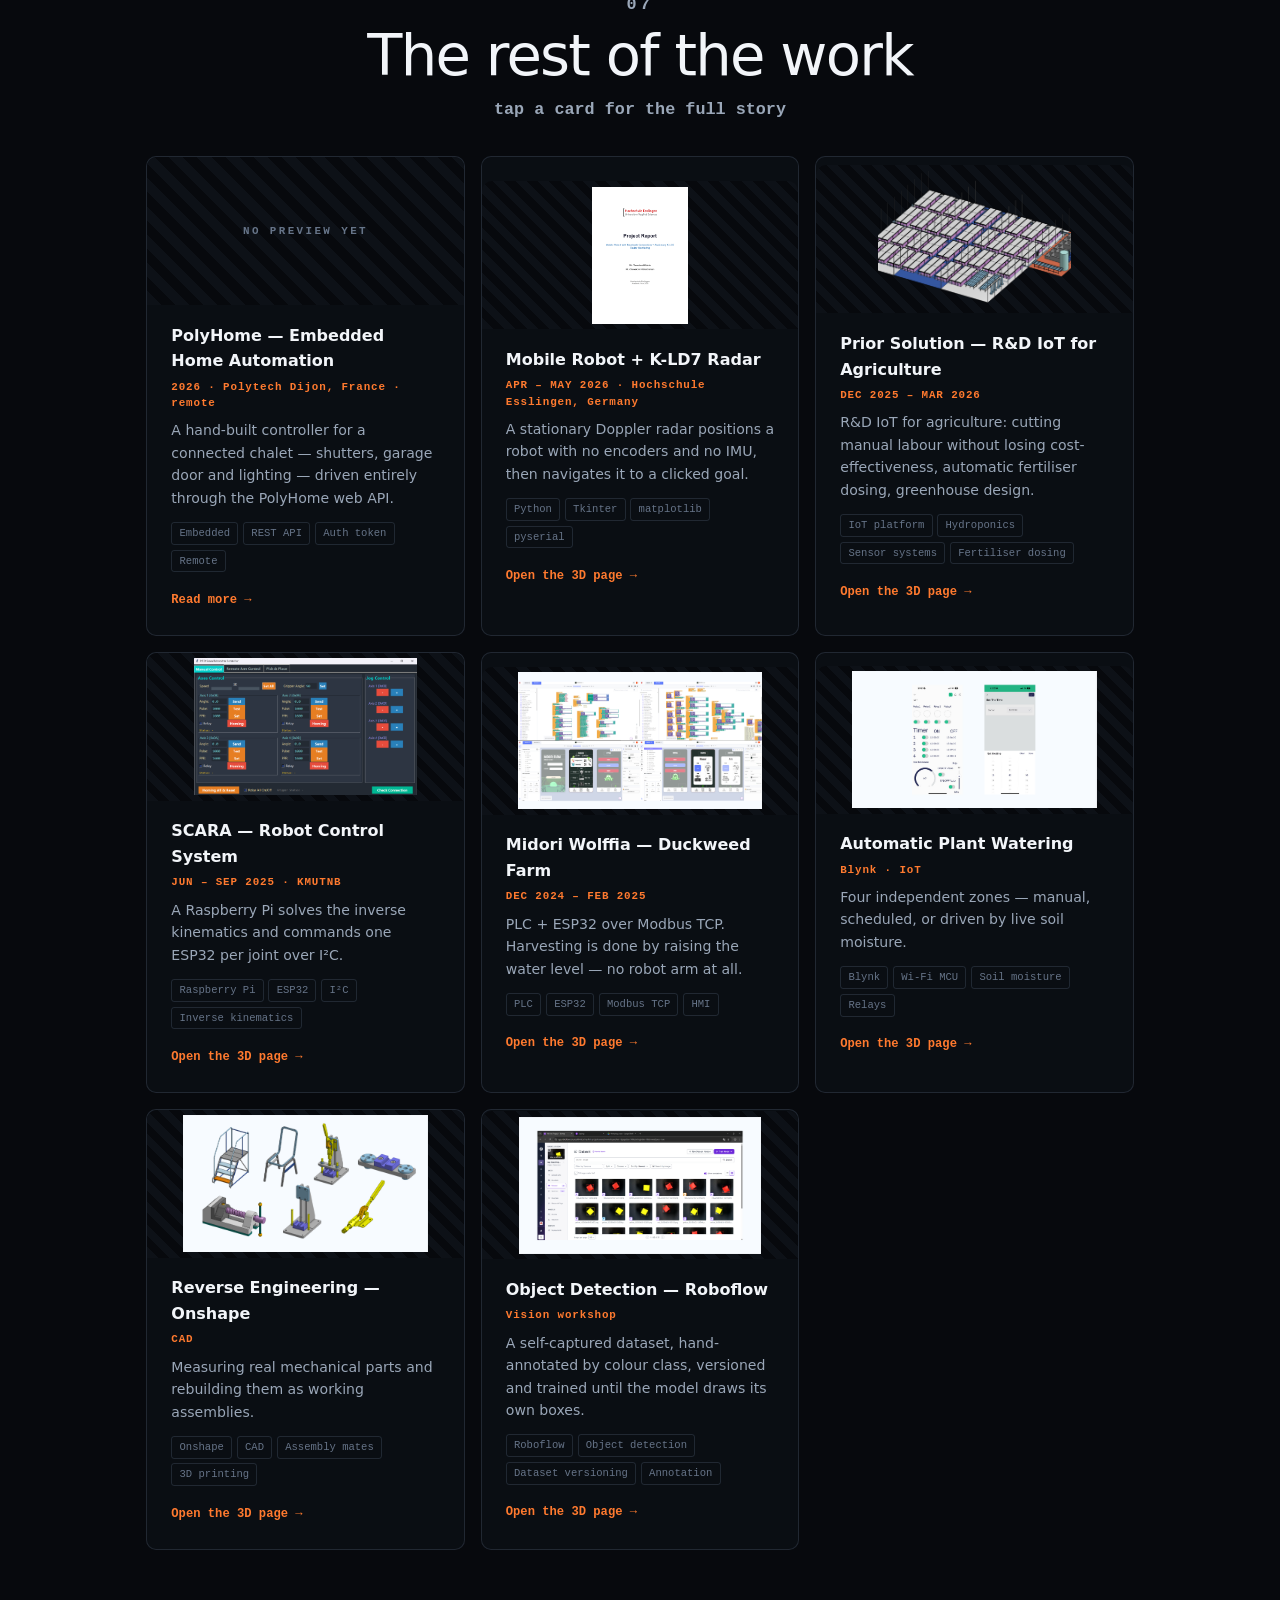
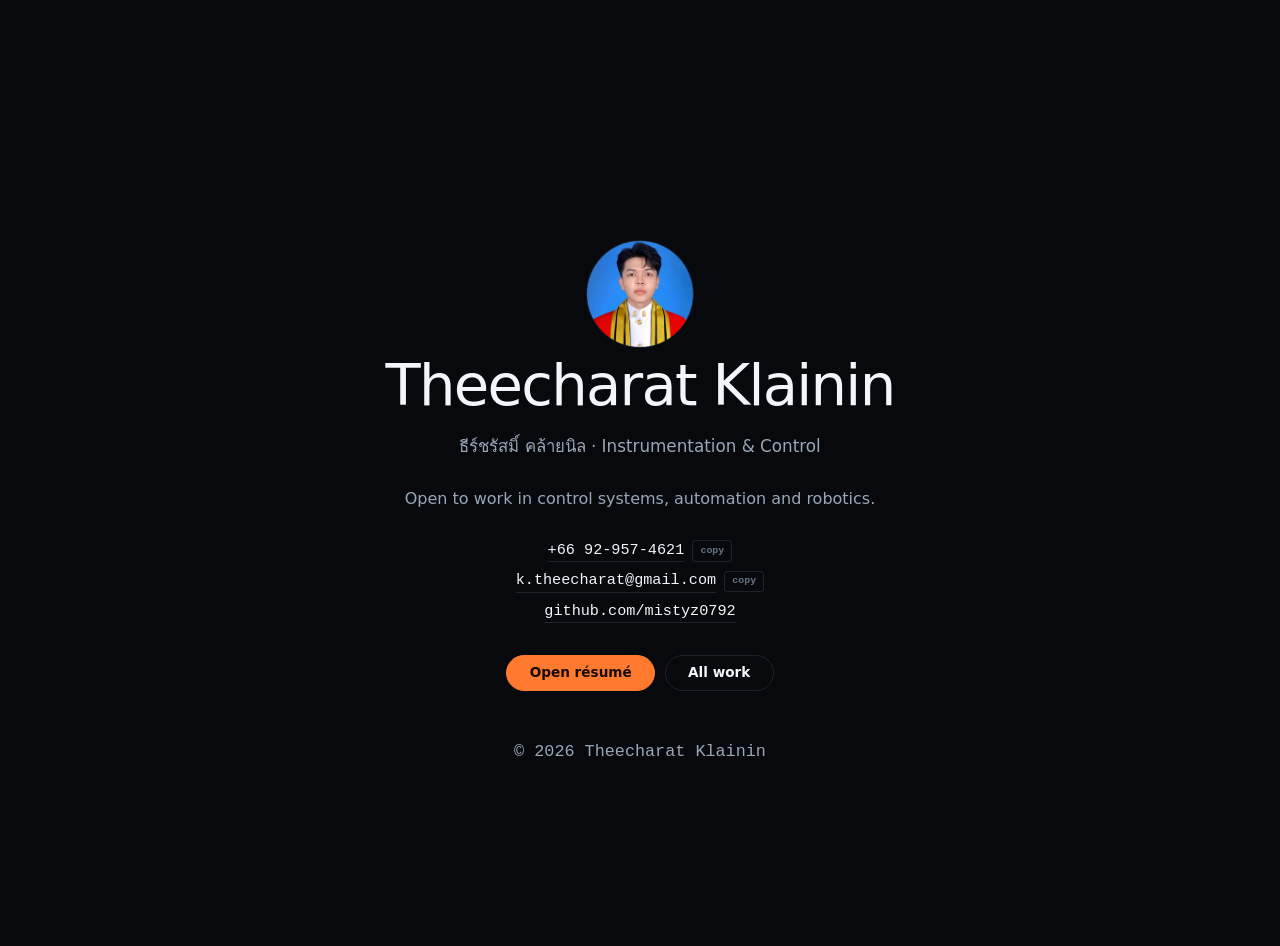
<file: project-dht.html>
<!DOCTYPE html>
<html lang="en" data-lang="en" data-theme="dark">
<head>
<meta charset="utf-8">
<meta name="viewport" content="width=device-width, initial-scale=1">
<title>DHT Monitor on 3 Platforms — Theecharat Klainin</title>
<meta name="description" content="One DHT22 publishing to ThingsBoard, ThingSpeak and Google Sheets at once, with an automatic Telegram alert on a humidity threshold.">
<link rel="stylesheet" href="assets/style-d.css?v=6">
<link rel="icon" href="data:image/svg+xml,<svg xmlns='http://www.w3.org/2000/svg' viewBox='0 0 100 100'><text y='.9em' font-size='90'>🌡</text></svg>">
</head>
<body>

<div id="boot"><div class="boot-in"><span id="boot-pct">0</span><i></i></div></div>

<canvas id="stage"></canvas>

<header id="top">
  <a class="brand" href="index.html">← TK<span>·07</span></a>
  <nav>
    <a href="#s5">Specs</a>
    <a href="#s6">Profile</a>
    <a href="#s7">Work</a>
    <a href="#s8">Contact</a>
  </nav>
  <div class="tools">
    <button id="theme" aria-label="Theme">◐</button>
  </div>
</header>

<main>

  <!-- 0 -->
  <section class="scene" id="s0">
    <div class="copy left">
      <p class="kicker">Workshop · IoT</p>
      <h1>ONE READING<span>THREE SINKS</span></h1>
      <p class="lede">

        One sensor publishing to three platforms at once, to find out what each is actually for.
      </p>
      <p class="cue"><i></i>scroll to follow one reading</p>
    </div>
  </section>

  <!-- 1 -->
  <section class="scene" id="s1">
    <div class="copy left">
      <p class="num">01</p>
      <h2>Reading a value and<br>keeping it are different jobs.</h2>
      <p>

        A DHT22 wired to an ESP on a breadboard, with a local OLED so the value exists without a network at all — and disappears the moment you look away, unless something stores it.
      </p>
    </div>
  </section>

  <!-- 2 -->
  <section class="scene" id="s2">
    <div class="copy right">
      <p class="num">02</p>
      <h2>One value,<br>three destinations at once.</h2>
      <p>

        The same value goes to ThingsBoard, ThingSpeak and Google Sheets together, so you can see what each does with it — a live dashboard, a chart you can take into MATLAB, and a raw table that never fills up.
      </p>
    </div>
  </section>

  <!-- 3 -->
  <section class="scene" id="s3">
    <div class="copy left">
      <p class="num">03</p>
      <h2>Past the threshold,<br>the bot messages you.</h2>
      <p>

        A humidity threshold at 70 % fires an automatic Telegram message, so a chart nobody is watching can still get someone's attention.
      </p>
    </div>
  </section>

  <!-- 4 -->
  <section class="scene" id="s4">
    <div class="copy right">
      <p class="num">04</p>
      <h2>Over a thousand<br>readings, logged straight through.</h2>
      <p>

        More than a thousand readings were logged continuously, which is what makes the comparison worth anything — the answer comes from running all three, not from reading their marketing.
      </p>
      <div class="stat-row">
        <div><b>3</b>platforms at once</div>
        <div><b>1,000<i>+</i></b>readings logged</div>
        <div><b>70<i>%</i></b>alert threshold</div>
      </div>
    </div>
  </section>

  <!-- 5 -->
  <section class="scene" id="s5">
    <div class="copy center wide">
      <p class="num">05</p>
      <h2>Specifications</h2>
      <dl class="specs">
        <div><dt>SENSOR</dt><dd>DHT22 · temperature / humidity</dd></div>
        <div><dt>CONTROLLER</dt><dd>ESP Wi-Fi MCU</dd></div>
        <div><dt>LOCAL DISPLAY</dt><dd>OLED</dd></div>
        <div><dt>PLATFORMS</dt><dd>ThingsBoard · ThingSpeak · Google Sheets</dd></div>
        <div><dt>ALERTS</dt><dd>Telegram Bot</dd></div>
        <div><dt>THRESHOLD</dt><dd>humidity &gt; 70 %</dd></div>
        <div><dt>LOGGED</dt><dd>1,000+ readings</dd></div>
      </dl>
      <div class="docs" id="docs"></div>
    </div>
  </section>

  <!-- 6 · profile -------------------------------------------------------- -->
  <section class="scene" id="s6">
    <div class="copy left wide profile">
      <p class="num">06</p>
      <div class="prof-head">
        <img class="prof-face" src="assets/photo.jpg" alt="Theecharat Klainin">
        <div>
          <h2>The one who built it</h2>
          <p class="prof-name">Theecharat Klainin · ธีร์ชรัสมิ์ คล้ายนิล</p>
        </div>
      </div>
      <p>

        Electronic Engineering Technology (Instrumentation &amp; Control) from KMUTNB.
        Skilled in ESP32, Raspberry Pi, Modbus TCP, HMI development and control-system design.
        Interested in industrial automation, robotics and smart agriculture.
      </p>

      <div class="prof-grid">
        <div class="prof-block">
          <h3>Education</h3>
          <p><b>B.Eng. Electronic Engineering Technology</b><br>
            King Mongkut's University of Technology North Bangkok<br>
            <span class="hl">GPA 3.45 · Second-Class Honors</span><br>
            <span class="muted">JUL 2022 – MAR 2026</span></p>
        </div>
        <div class="prof-block">
          <h3>Certificates</h3>
          <div class="row" id="certs"></div>
        </div>
        <div class="prof-block">
          <h3>Skills</h3>
          <ul class="skill-list">
            <li><b>Hardware</b><span>ESP32 · Arduino · Raspberry Pi · PLC Siemens · Samkoon</span></li>
            <li><b>Comms</b><span>Modbus RTU · Modbus TCP · I²C · UART · BLE</span></li>
            <li><b>Software</b><span>Wonderware InTouch · Blynk · ThingsBoard · ThingSpeak</span></li>
            <li><b>Code</b><span>C · C++ · Python · HTML · CSS</span></li>
            <li><b>CAD</b><span>Onshape · AutoCAD · 3D printing</span></li>
            <li><b>Languages</b><span>Thai · English B1.1 (CEFR)</span></li>
          </ul>
        </div>
      </div>
    </div>
  </section>

  <!-- 7 · the rest of the work ------------------------------------------- -->
  <section class="scene tall" id="s7">
    <div class="copy center wide">
      <p class="num">07</p>
      <h2>The rest of the work</h2>
      <p class="hint">tap a card for the full story</p>
      <div class="cards" id="cards"></div>
    </div>
  </section>

  <!-- 8 · contact --------------------------------------------------------- -->
  <section class="scene" id="s8">
    <div class="copy center">
      <img class="face" src="assets/photo.jpg" alt="Theecharat Klainin">
      <h2 class="name">Theecharat Klainin</h2>
      <p class="sub">ธีร์ชรัสมิ์ คล้ายนิล · Instrumentation &amp; Control</p>
      <p class="lede small">

        Open to work in control systems, automation and robotics.
      </p>
      <ul class="links">
        <li><a href="tel:+66929574621">+66 92-957-4621</a><button class="copy-btn" data-copy="+66929574621" data-en="Phone copied">copy</button></li>
        <li><a href="mailto:k.theecharat@gmail.com">k.theecharat@gmail.com</a><button class="copy-btn" data-copy="k.theecharat@gmail.com" data-en="Email copied">copy</button></li>
        <li><a href="https://github.com/mistyz0792">github.com/mistyz0792</a></li>
      </ul>
      <div class="acts">
        <button class="btn primary" data-view="docs/resume-theecharat-klainin.pdf" data-preview="assets/previews/resume-theecharat-klainin.png" data-en="Résumé">Open résumé</button>
        <a class="btn" href="index.html">All work</a>
      </div>
      <p class="foot">© 2026 Theecharat Klainin</p>
    </div>
  </section>

</main>

<div class="hud" id="hud" aria-hidden="true">
  <span class="k">STATE</span><span id="hud-a">—</span>
  <span class="k">READING</span><span id="hud-b">—</span>
  <span class="k">LOGGED</span><span id="hud-c">—</span>
</div>

<div class="toasts" id="toasts" aria-live="polite"></div>

<!-- project detail, opened from a card -->
<div id="detail" hidden>
  <div class="d-back" data-dclose></div>
  <article class="d-panel">
    <button class="d-x" data-dclose aria-label="Close">✕</button>
    <header class="d-head">
      <p class="d-when" id="d-when"></p>
      <h2 id="d-title"></h2>
      <p class="d-sub" id="d-sub"></p>
    </header>
    <div class="d-body">
      <figure class="d-shot" id="d-shot"></figure>
      <div class="d-text">
        <p id="d-lead"></p>
        <div id="d-detail"></div>
        <ul class="tags" id="d-tags"></ul>
        <div class="row" id="d-docs"></div>
      </div>
    </div>
  </article>
</div>

<div id="viewer" hidden>
  <div class="v-back" data-close></div>
  <div class="v-panel">
    <header class="v-bar">
      <div class="v-nav" id="v-nav">
        <button id="v-prev" aria-label="Previous">‹</button>
        <span id="v-count">1 / 1</span>
        <button id="v-next" aria-label="Next">›</button>
      </div>
      <h4 id="v-title"></h4>
      <div class="v-tools">
        <a id="v-open" href="#" target="_blank" rel="noopener">New tab</a>
        <a id="v-dl" href="#" download>Save</a>
        <button data-close aria-label="Close">✕</button>
      </div>
    </header>
    <div class="v-body" id="v-body"></div>
  </div>
</div>

<script type="module" src="assets/app-dht.js?v=8"></script>
</body>
</html>
</file>
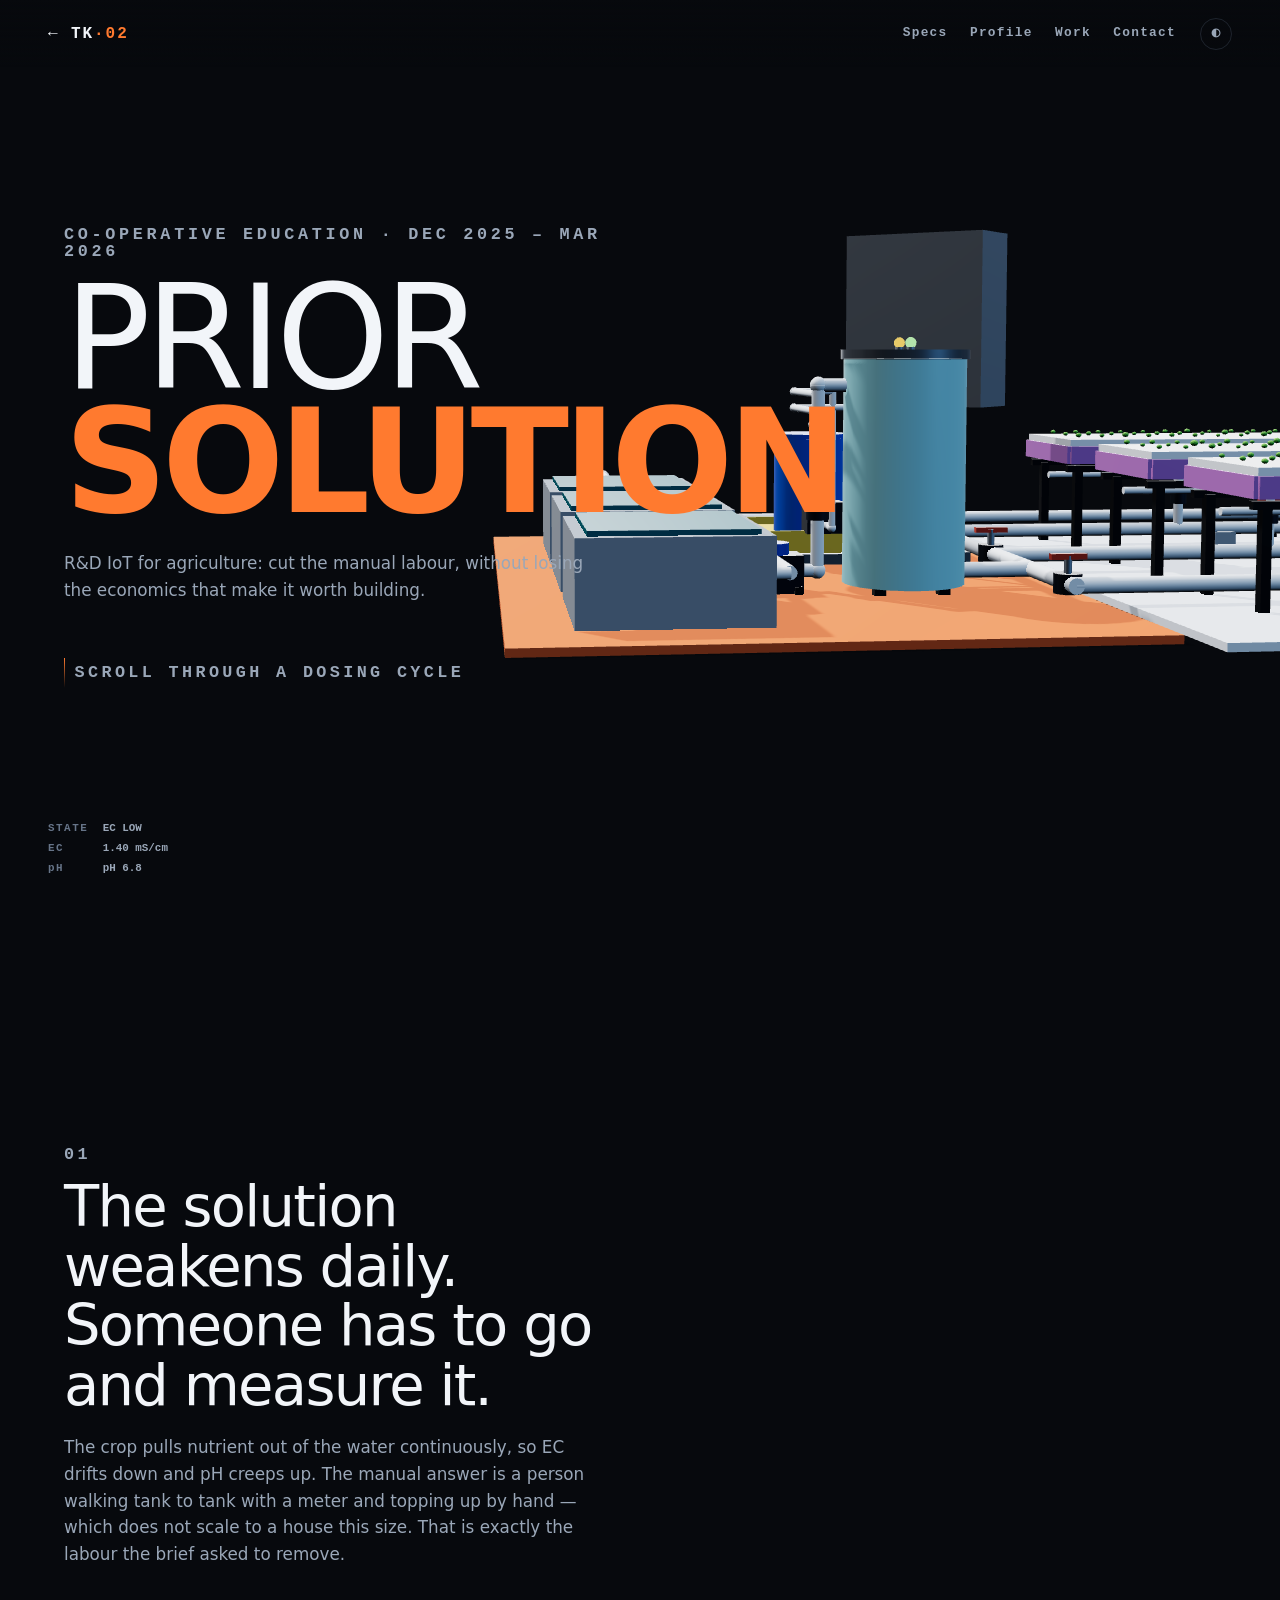
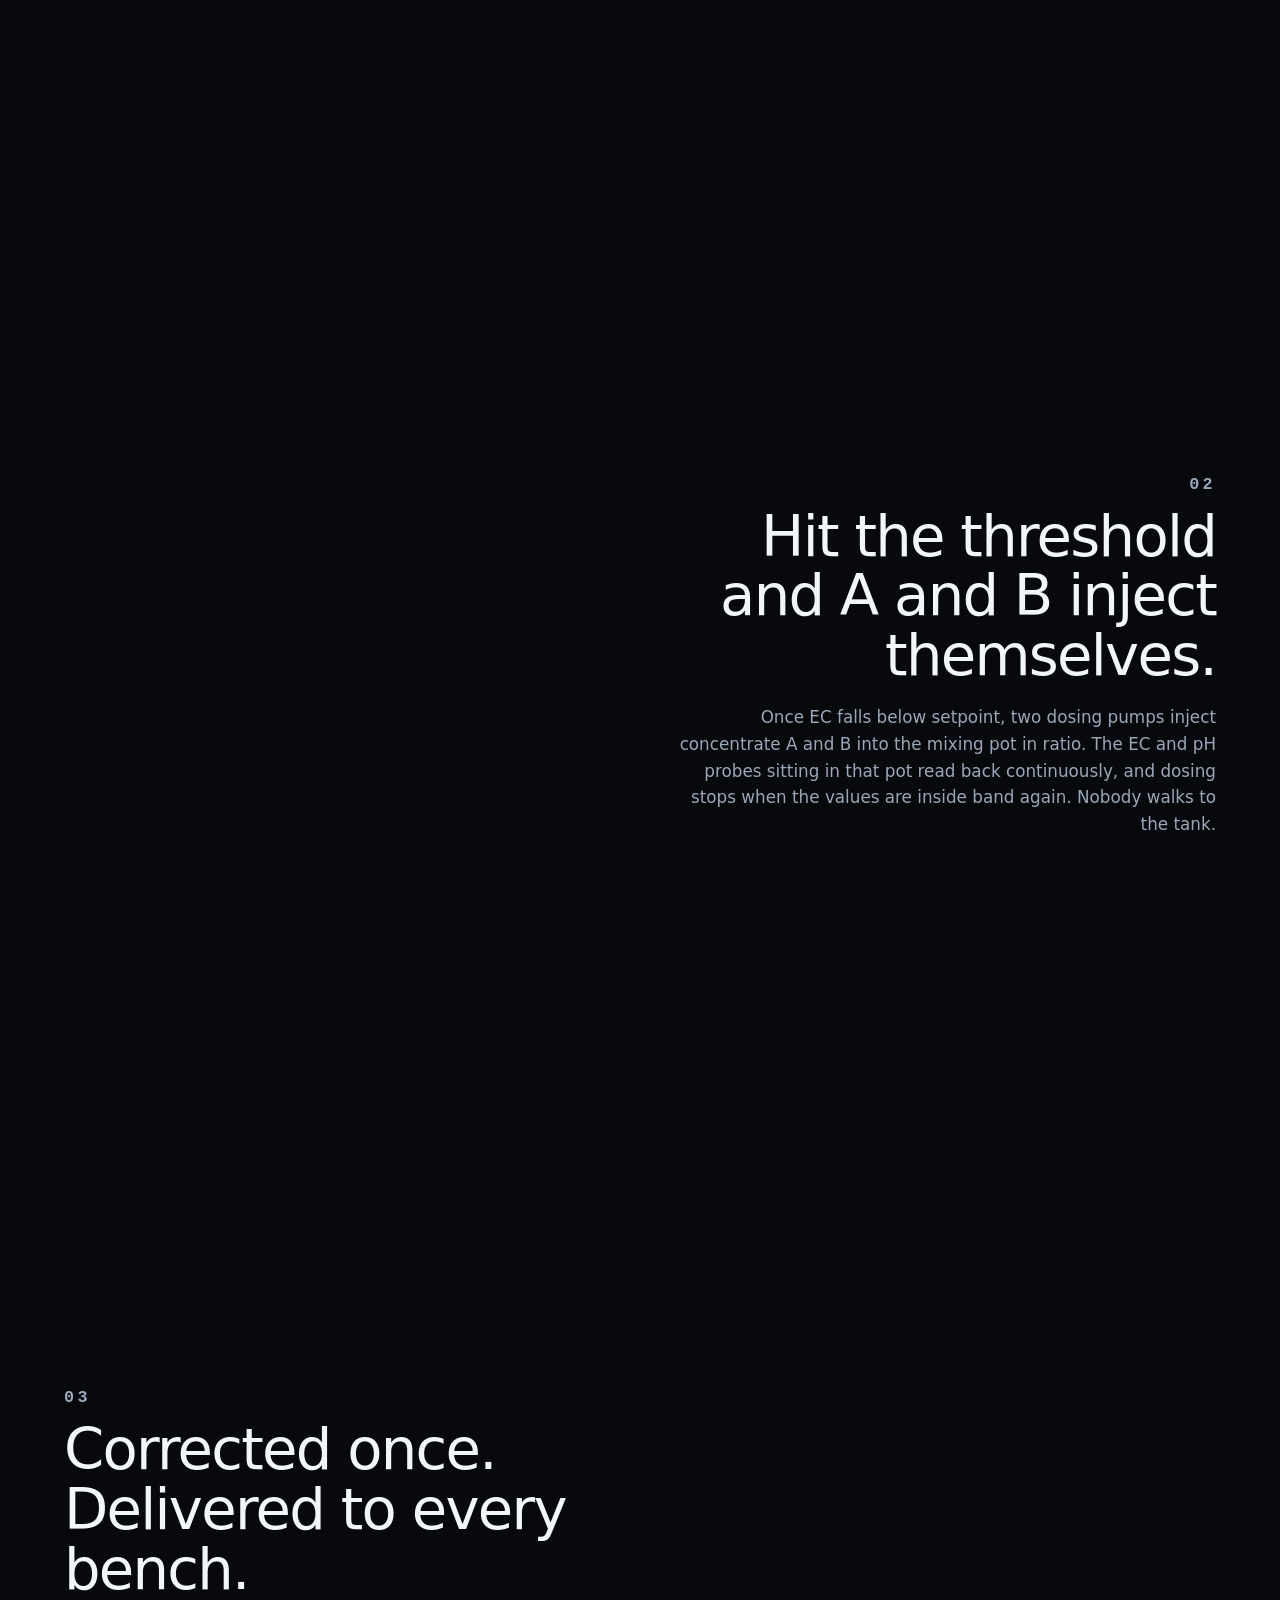
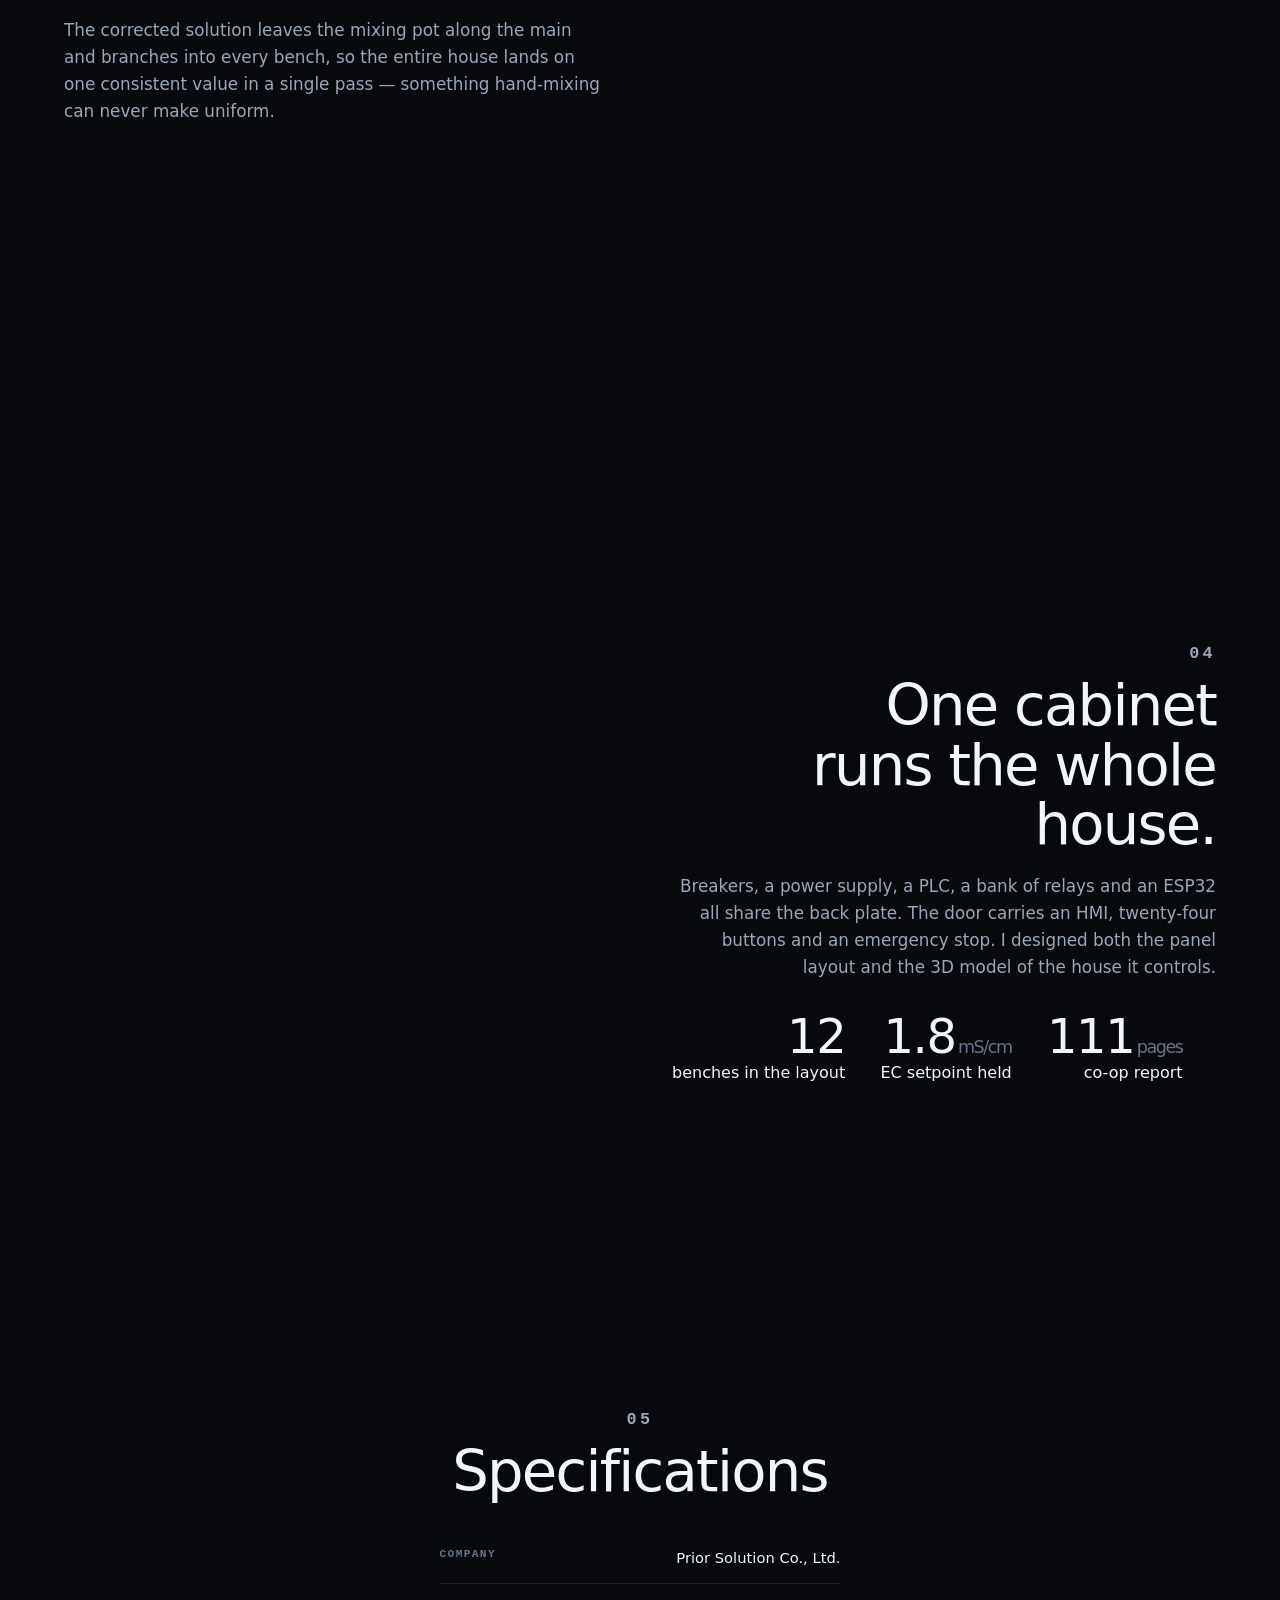
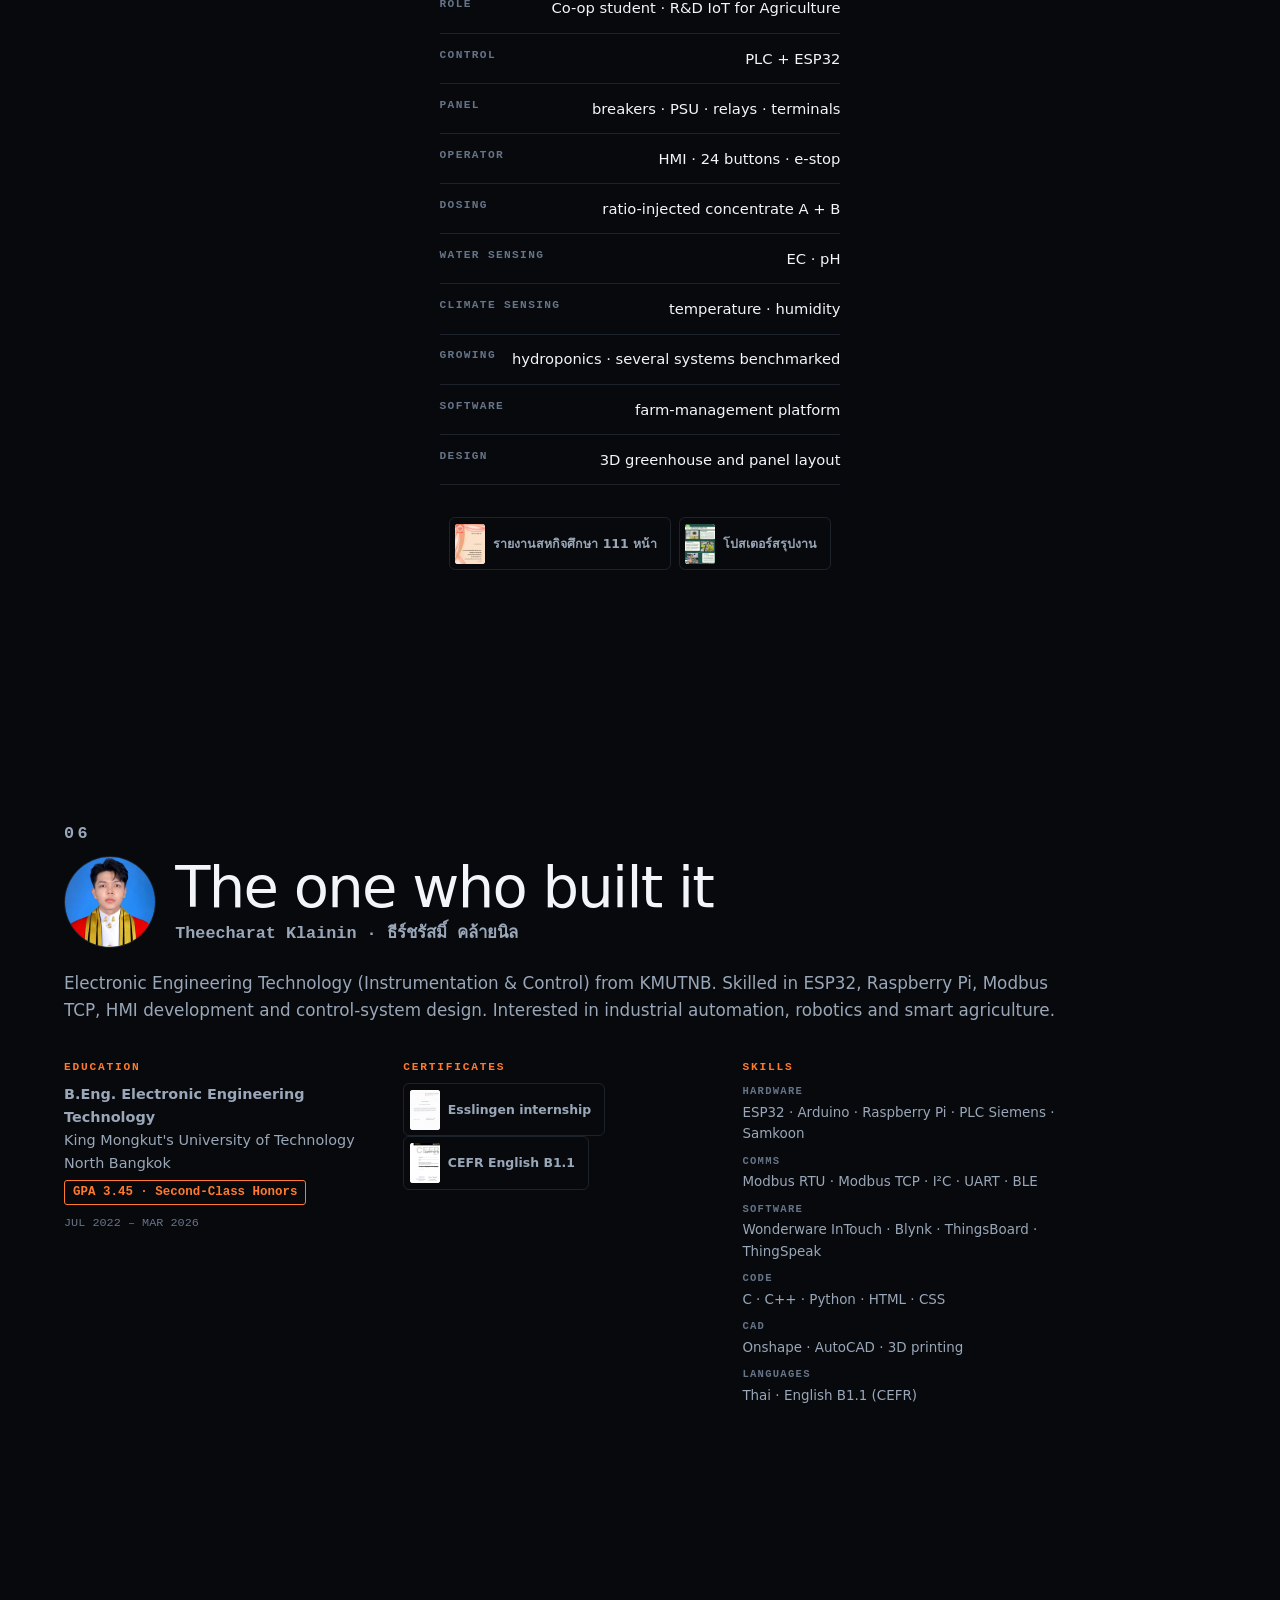
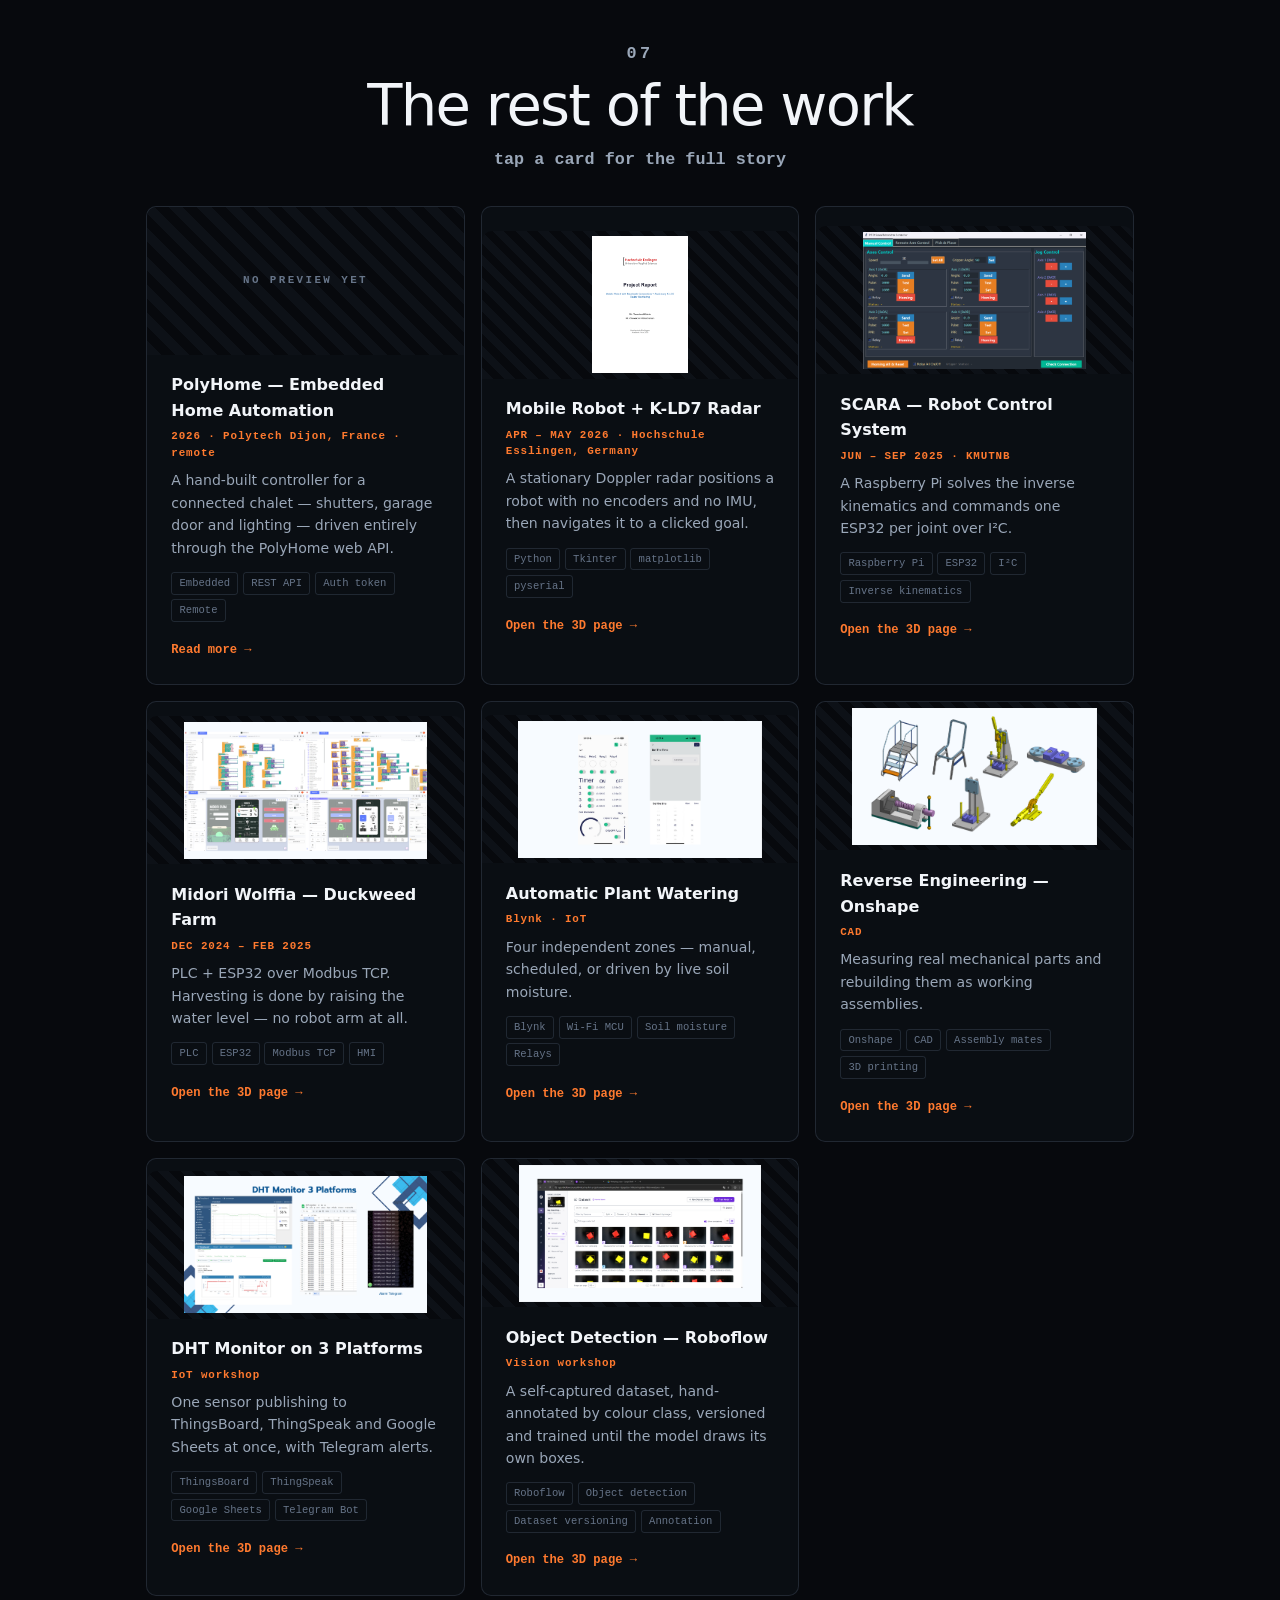
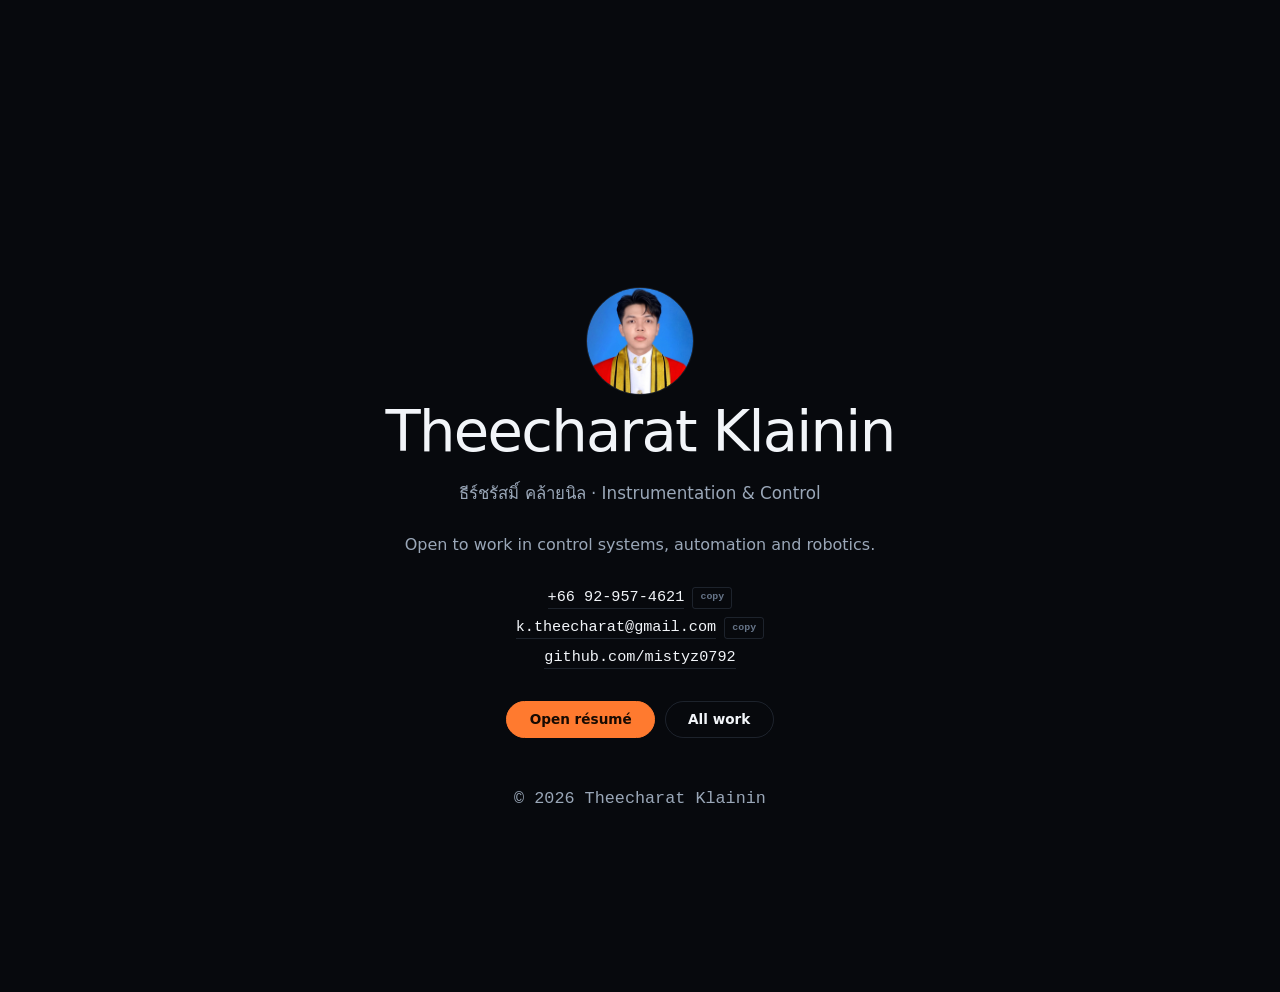
<file: project-prior.html>
<!DOCTYPE html>
<html lang="en" data-lang="en" data-theme="dark">
<head>
<meta charset="utf-8">
<meta name="viewport" content="width=device-width, initial-scale=1">
<title>Prior Solution — Theecharat Klainin</title>
<meta name="description" content="R&amp;D IoT for agriculture at Prior Solution: an automatic fertiliser-dosing loop, water and climate sensing, a farm-management platform and the 3D greenhouse design behind them.">
<link rel="stylesheet" href="assets/style-d.css?v=6">
<link rel="icon" href="data:image/svg+xml,<svg xmlns='http://www.w3.org/2000/svg' viewBox='0 0 100 100'><text y='.9em' font-size='90'>🌾</text></svg>">
</head>
<body>

<div id="boot"><div class="boot-in"><span id="boot-pct">0</span><i></i></div></div>

<canvas id="stage"></canvas>

<header id="top">
  <a class="brand" href="index.html">← TK<span>·02</span></a>
  <nav>
    <a href="#s5">Specs</a>
    <a href="#s6">Profile</a>
    <a href="#s7">Work</a>
    <a href="#s8">Contact</a>
  </nav>
  <div class="tools">
    <button id="theme" aria-label="Theme">◐</button>
  </div>
</header>

<main>

  <!-- 0 · reveal -------------------------------------------------------- -->
  <section class="scene" id="s0">
    <div class="copy left">
      <p class="kicker">Co-operative education · DEC 2025 – MAR 2026</p>
      <h1>PRIOR<span>SOLUTION</span></h1>
      <p class="lede">

        R&amp;D IoT for agriculture: cut the manual labour, without losing the economics that make it worth building.
      </p>
      <p class="cue"><i></i>scroll through a dosing cycle</p>
    </div>
  </section>

  <!-- 1 · the problem --------------------------------------------------- -->
  <section class="scene" id="s1">
    <div class="copy left">
      <p class="num">01</p>
      <h2>The solution weakens daily.<br>Someone has to go and measure it.</h2>
      <p>

        The crop pulls nutrient out of the water continuously, so EC drifts down and pH creeps up.
        The manual answer is a person walking tank to tank with a meter and topping up by hand — which does not
        scale to a house this size. That is exactly the labour the brief asked to remove.
      </p>
    </div>
  </section>

  <!-- 2 · the dosing skid ------------------------------------------------ -->
  <section class="scene" id="s2">
    <div class="copy right">
      <p class="num">02</p>
      <h2>Hit the threshold<br>and A and B inject themselves.</h2>
      <p>

        Once EC falls below setpoint, two dosing pumps inject concentrate A and B into the mixing
        pot in ratio. The EC and pH probes sitting in that pot read back continuously, and dosing stops when the
        values are inside band again. Nobody walks to the tank.
      </p>
    </div>
  </section>

  <!-- 3 · delivery -------------------------------------------------------- -->
  <section class="scene" id="s3">
    <div class="copy left">
      <p class="num">03</p>
      <h2>Corrected once.<br>Delivered to every bench.</h2>
      <p>

        The corrected solution leaves the mixing pot along the main and branches into every bench,
        so the entire house lands on one consistent value in a single pass — something hand-mixing can never
        make uniform.
      </p>
    </div>
  </section>

  <!-- 4 · the cabinet ----------------------------------------------------- -->
  <section class="scene" id="s4">
    <div class="copy right">
      <p class="num">04</p>
      <h2>One cabinet<br>runs the whole house.</h2>
      <p>

        Breakers, a power supply, a PLC, a bank of relays and an ESP32 all share the back plate.
        The door carries an HMI, twenty-four buttons and an emergency stop. I designed both the panel layout and
        the 3D model of the house it controls.
      </p>
      <div class="stat-row">
        <div><b>12</b>benches in the layout</div>
        <div><b>1.8<i>mS/cm</i></b>EC setpoint held</div>
        <div><b>111<i>pages</i></b>co-op report</div>
      </div>
    </div>
  </section>

  <!-- 5 · specs ---------------------------------------------------------- -->
  <section class="scene" id="s5">
    <div class="copy center wide">
      <p class="num">05</p>
      <h2>Specifications</h2>
      <dl class="specs">
        <div><dt>COMPANY</dt><dd>Prior Solution Co., Ltd.</dd></div>
        <div><dt>ROLE</dt><dd>Co-op student · R&amp;D IoT for Agriculture</dd></div>
        <div><dt>CONTROL</dt><dd>PLC + ESP32</dd></div>
        <div><dt>PANEL</dt><dd>breakers · PSU · relays · terminals</dd></div>
        <div><dt>OPERATOR</dt><dd>HMI · 24 buttons · e-stop</dd></div>
        <div><dt>DOSING</dt><dd>ratio-injected concentrate A + B</dd></div>
        <div><dt>WATER SENSING</dt><dd>EC · pH</dd></div>
        <div><dt>CLIMATE SENSING</dt><dd>temperature · humidity</dd></div>
        <div><dt>GROWING</dt><dd>hydroponics · several systems benchmarked</dd></div>
        <div><dt>SOFTWARE</dt><dd>farm-management platform</dd></div>
        <div><dt>DESIGN</dt><dd>3D greenhouse and panel layout</dd></div>
      </dl>
      <div class="docs" id="docs"></div>
    </div>
  </section>

  <!-- 6 · profile -------------------------------------------------------- -->
  <section class="scene" id="s6">
    <div class="copy left wide profile">
      <p class="num">06</p>
      <div class="prof-head">
        <img class="prof-face" src="assets/photo.jpg" alt="Theecharat Klainin">
        <div>
          <h2>The one who built it</h2>
          <p class="prof-name">Theecharat Klainin · ธีร์ชรัสมิ์ คล้ายนิล</p>
        </div>
      </div>
      <p>

        Electronic Engineering Technology (Instrumentation &amp; Control) from KMUTNB.
        Skilled in ESP32, Raspberry Pi, Modbus TCP, HMI development and control-system design.
        Interested in industrial automation, robotics and smart agriculture.
      </p>

      <div class="prof-grid">
        <div class="prof-block">
          <h3>Education</h3>
          <p><b>B.Eng. Electronic Engineering Technology</b><br>
            King Mongkut's University of Technology North Bangkok<br>
            <span class="hl">GPA 3.45 · Second-Class Honors</span><br>
            <span class="muted">JUL 2022 – MAR 2026</span></p>
        </div>
        <div class="prof-block">
          <h3>Certificates</h3>
          <div class="row" id="certs"></div>
        </div>
        <div class="prof-block">
          <h3>Skills</h3>
          <ul class="skill-list">
            <li><b>Hardware</b><span>ESP32 · Arduino · Raspberry Pi · PLC Siemens · Samkoon</span></li>
            <li><b>Comms</b><span>Modbus RTU · Modbus TCP · I²C · UART · BLE</span></li>
            <li><b>Software</b><span>Wonderware InTouch · Blynk · ThingsBoard · ThingSpeak</span></li>
            <li><b>Code</b><span>C · C++ · Python · HTML · CSS</span></li>
            <li><b>CAD</b><span>Onshape · AutoCAD · 3D printing</span></li>
            <li><b>Languages</b><span>Thai · English B1.1 (CEFR)</span></li>
          </ul>
        </div>
      </div>
    </div>
  </section>

  <!-- 7 · the rest of the work ------------------------------------------- -->
  <section class="scene tall" id="s7">
    <div class="copy center wide">
      <p class="num">07</p>
      <h2>The rest of the work</h2>
      <p class="hint">tap a card for the full story</p>
      <div class="cards" id="cards"></div>
    </div>
  </section>

  <!-- 8 · contact --------------------------------------------------------- -->
  <section class="scene" id="s8">
    <div class="copy center">
      <img class="face" src="assets/photo.jpg" alt="Theecharat Klainin">
      <h2 class="name">Theecharat Klainin</h2>
      <p class="sub">ธีร์ชรัสมิ์ คล้ายนิล · Instrumentation &amp; Control</p>
      <p class="lede small">

        Open to work in control systems, automation and robotics.
      </p>
      <ul class="links">
        <li><a href="tel:+66929574621">+66 92-957-4621</a><button class="copy-btn" data-copy="+66929574621" data-en="Phone copied">copy</button></li>
        <li><a href="mailto:k.theecharat@gmail.com">k.theecharat@gmail.com</a><button class="copy-btn" data-copy="k.theecharat@gmail.com" data-en="Email copied">copy</button></li>
        <li><a href="https://github.com/mistyz0792">github.com/mistyz0792</a></li>
      </ul>
      <div class="acts">
        <button class="btn primary" data-view="docs/resume-theecharat-klainin.pdf" data-preview="assets/previews/resume-theecharat-klainin.png" data-en="Résumé">Open résumé</button>
        <a class="btn" href="index.html">All work</a>
      </div>
      <p class="foot">© 2026 Theecharat Klainin</p>
    </div>
  </section>

</main>

<div class="hud" id="hud" aria-hidden="true">
  <span class="k">STATE</span><span id="hud-a">—</span>
  <span class="k">EC</span><span id="hud-b">—</span>
  <span class="k">pH</span><span id="hud-c">—</span>
</div>

<div class="toasts" id="toasts" aria-live="polite"></div>

<!-- project detail, opened from a card -->
<div id="detail" hidden>
  <div class="d-back" data-dclose></div>
  <article class="d-panel">
    <button class="d-x" data-dclose aria-label="Close">✕</button>
    <header class="d-head">
      <p class="d-when" id="d-when"></p>
      <h2 id="d-title"></h2>
      <p class="d-sub" id="d-sub"></p>
    </header>
    <div class="d-body">
      <figure class="d-shot" id="d-shot"></figure>
      <div class="d-text">
        <p id="d-lead"></p>
        <div id="d-detail"></div>
        <ul class="tags" id="d-tags"></ul>
        <div class="row" id="d-docs"></div>
      </div>
    </div>
  </article>
</div>

<div id="viewer" hidden>
  <div class="v-back" data-close></div>
  <div class="v-panel">
    <header class="v-bar">
      <div class="v-nav" id="v-nav">
        <button id="v-prev" aria-label="Previous">‹</button>
        <span id="v-count">1 / 1</span>
        <button id="v-next" aria-label="Next">›</button>
      </div>
      <h4 id="v-title"></h4>
      <div class="v-tools">
        <a id="v-open" href="#" target="_blank" rel="noopener">New tab</a>
        <a id="v-dl" href="#" download>Save</a>
        <button data-close aria-label="Close">✕</button>
      </div>
    </header>
    <div class="v-body" id="v-body"></div>
  </div>
</div>

<script type="module" src="assets/app-prior.js?v=15"></script>
</body>
</html>
</file>
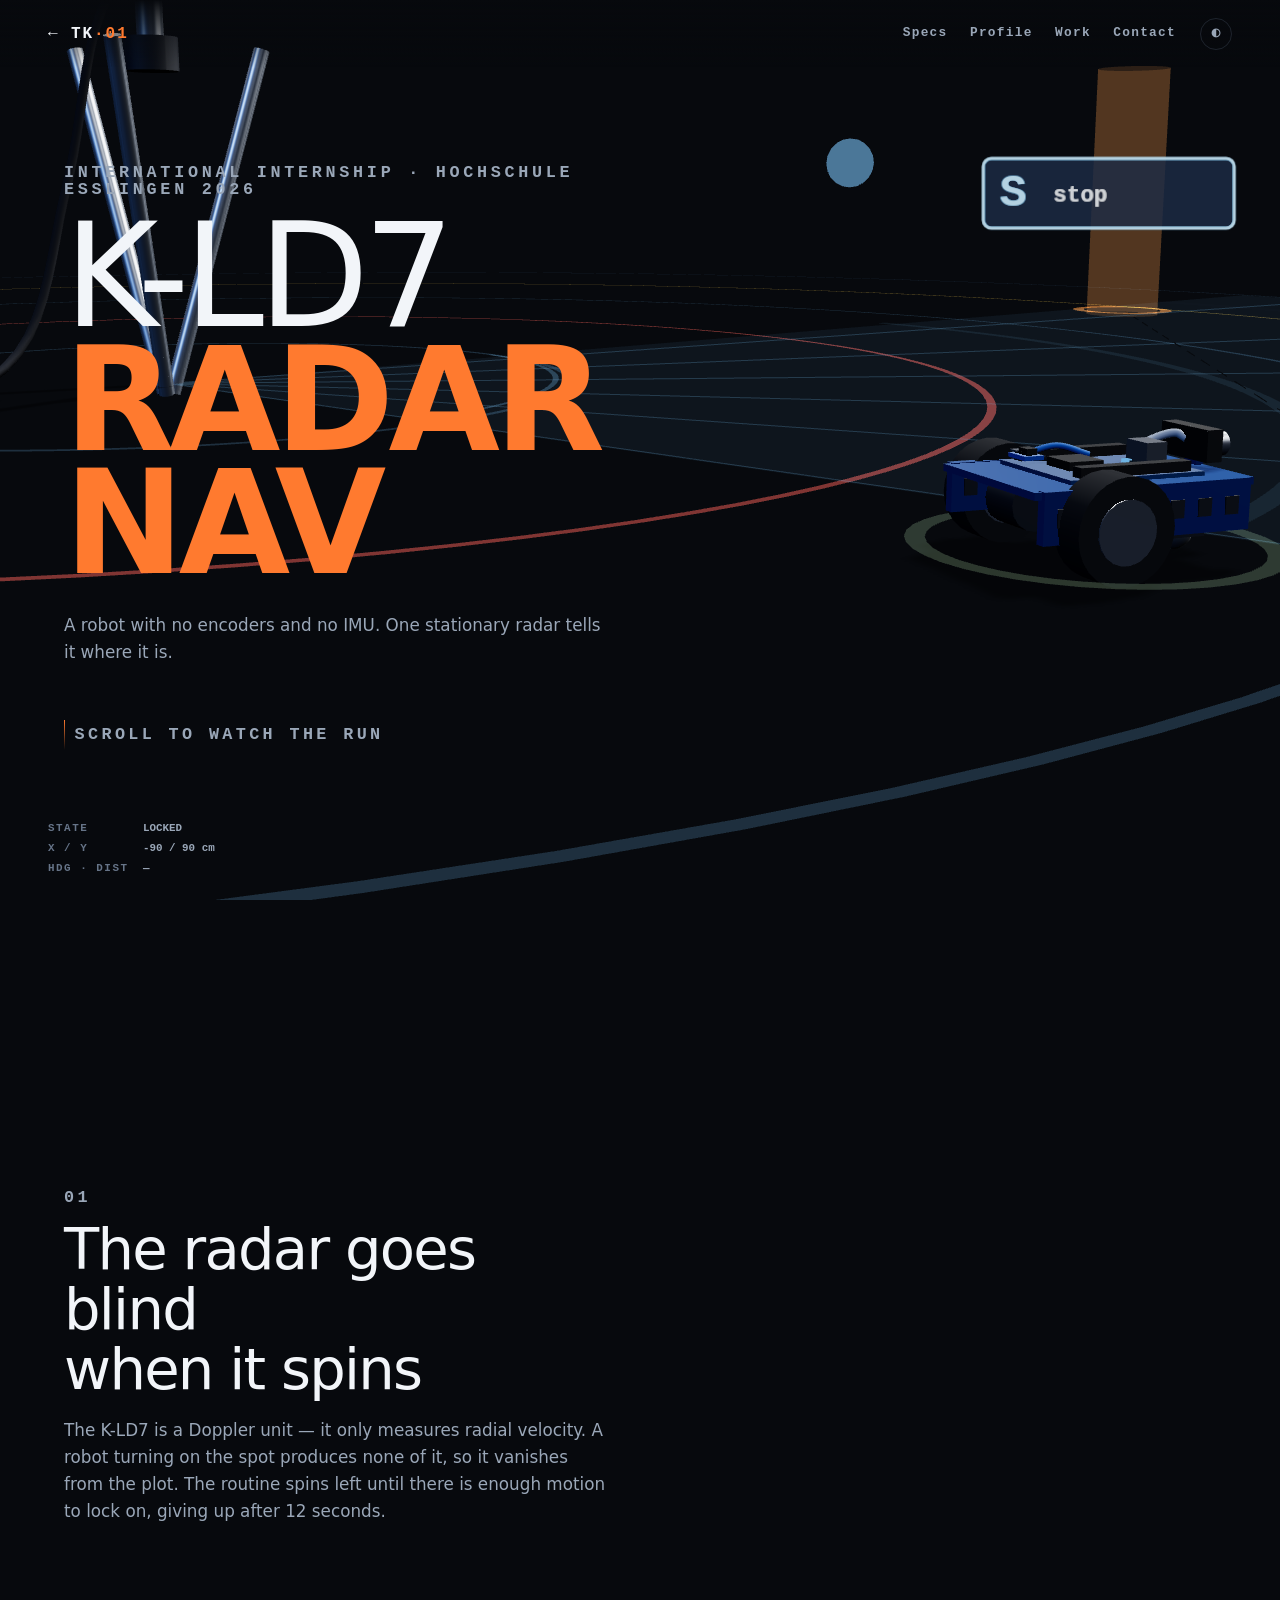
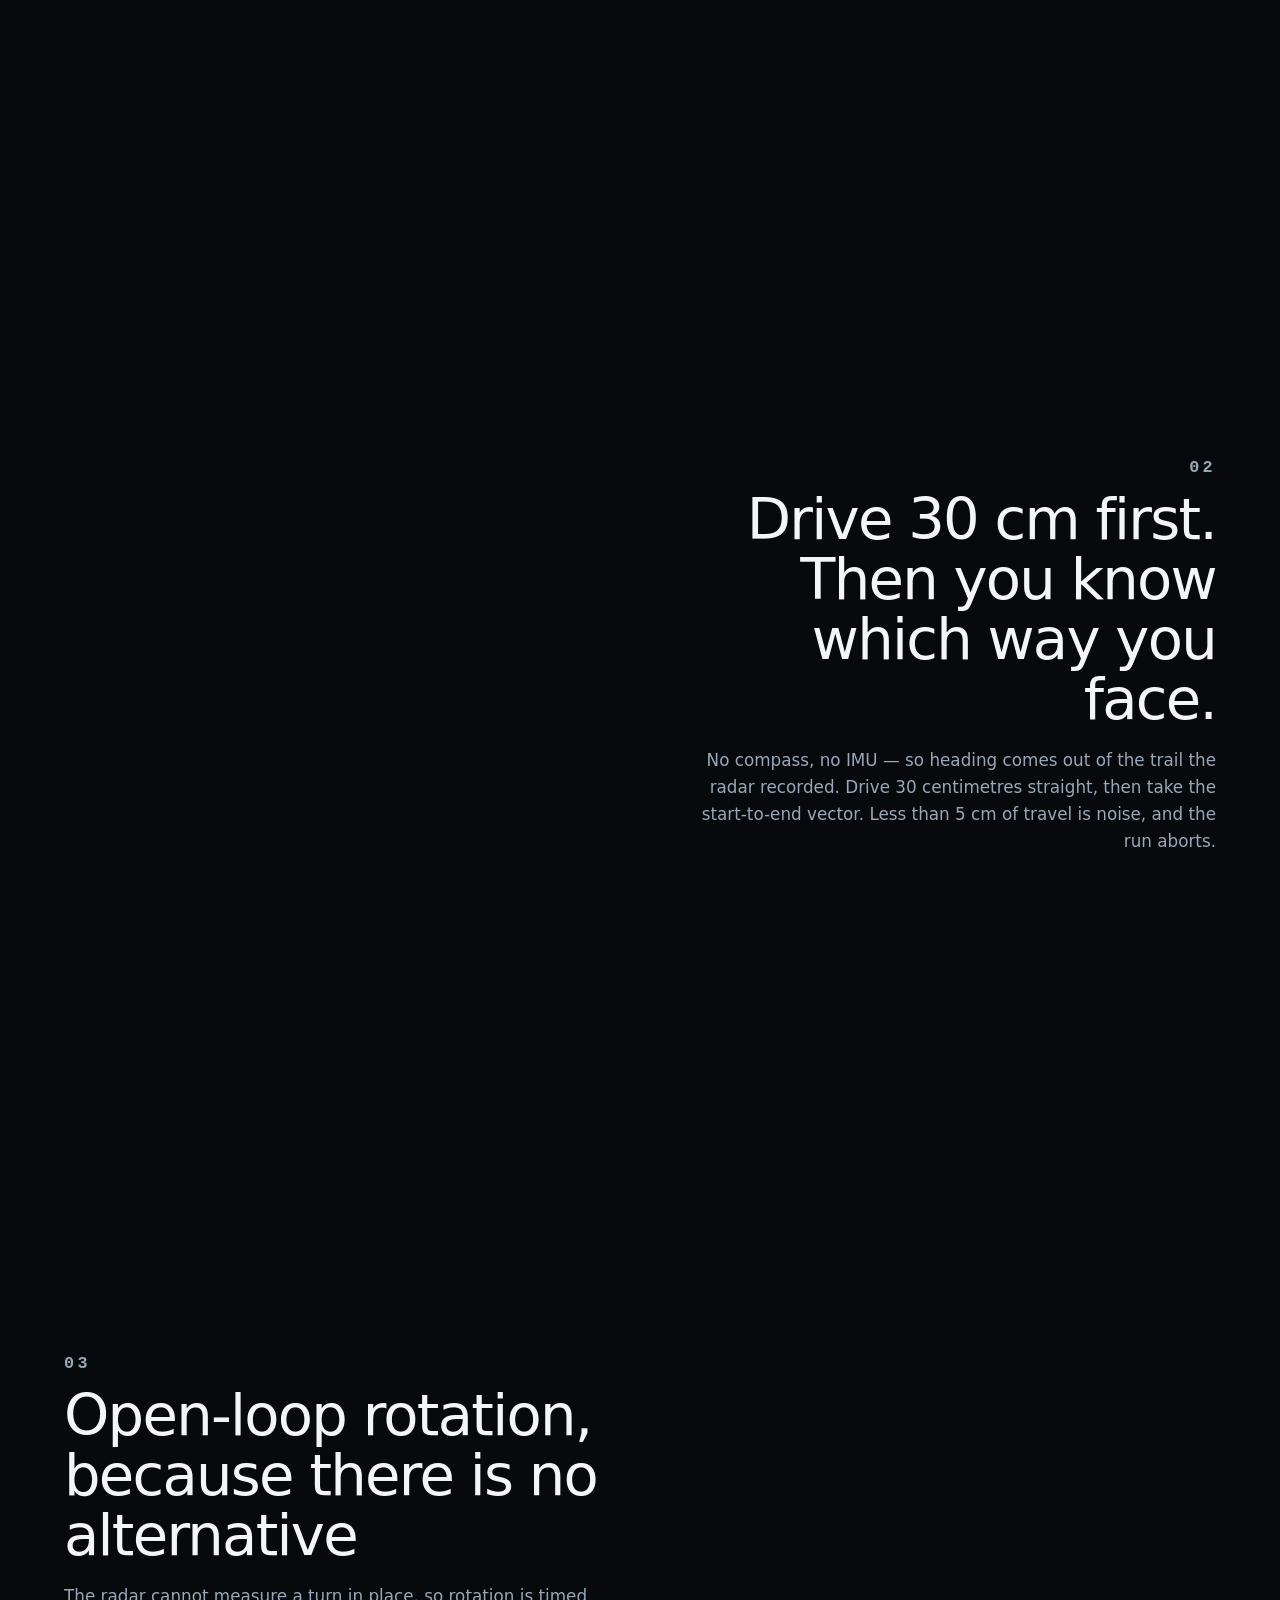
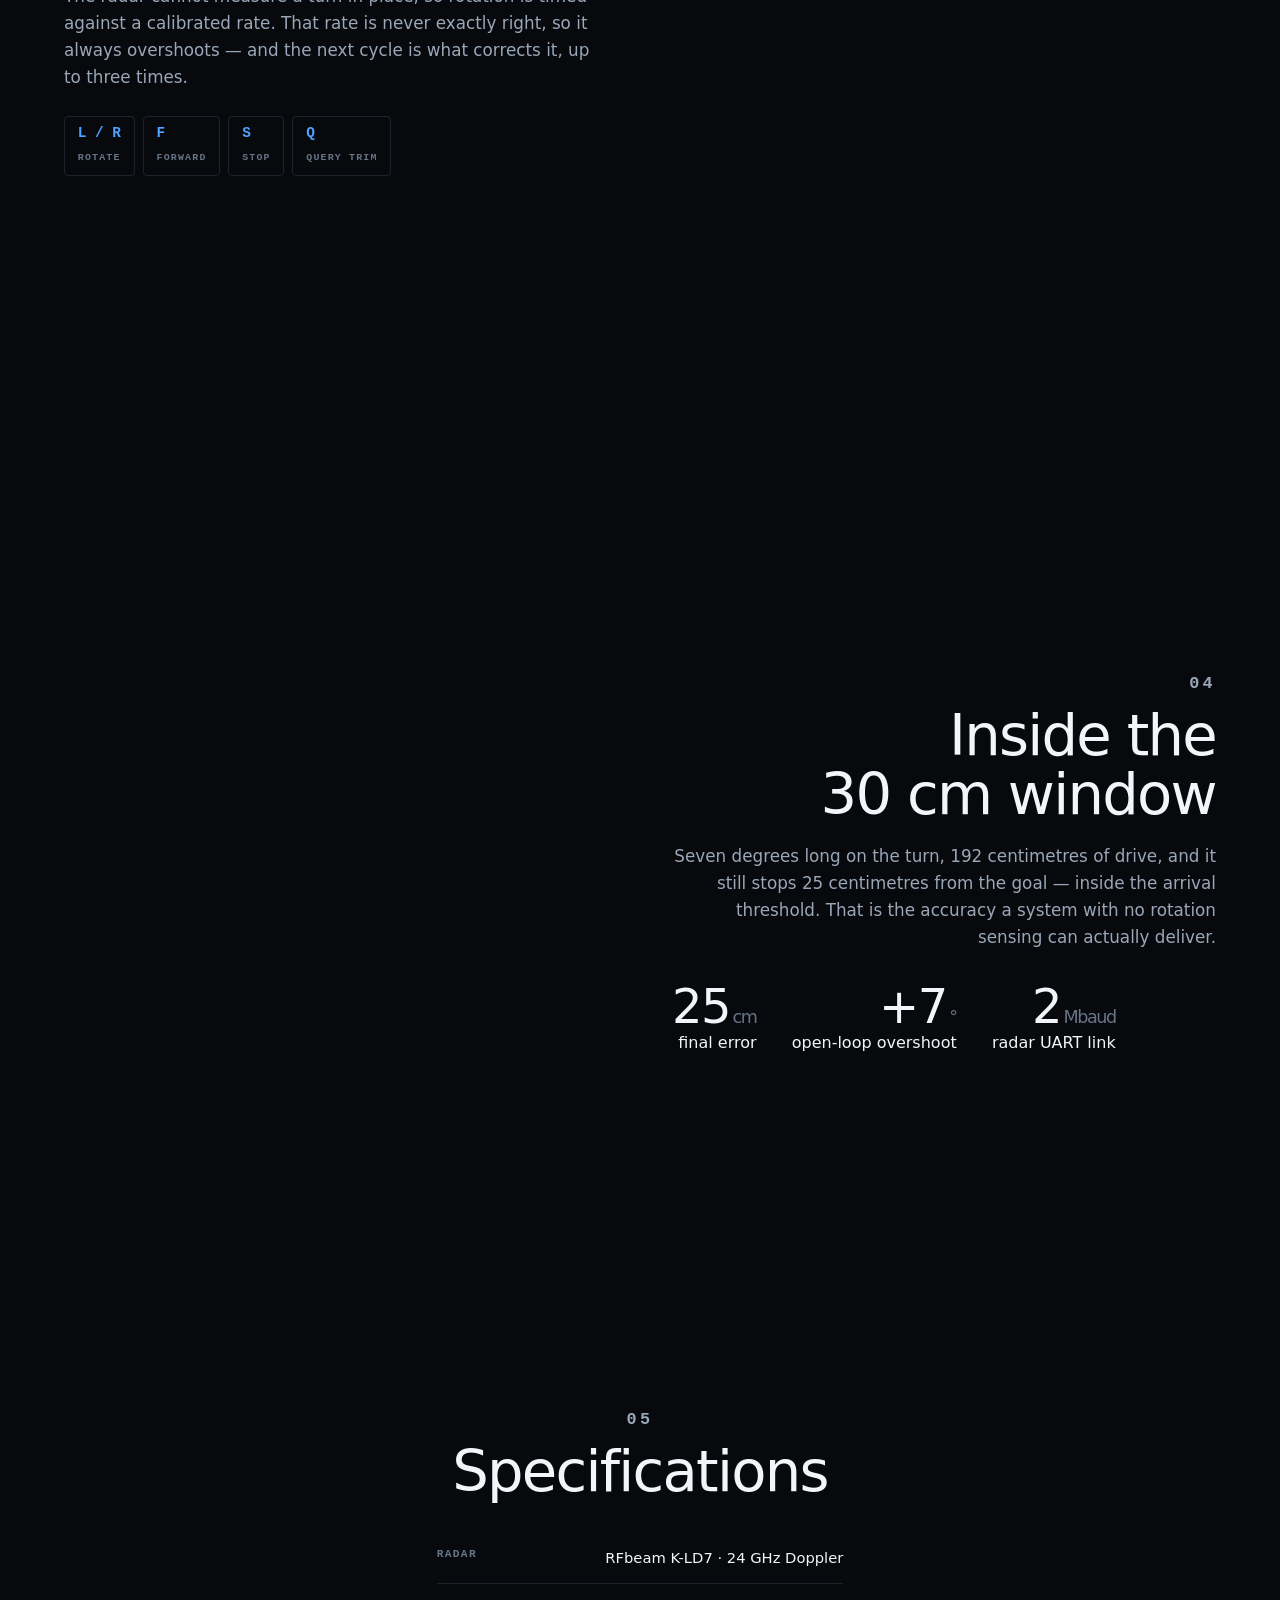
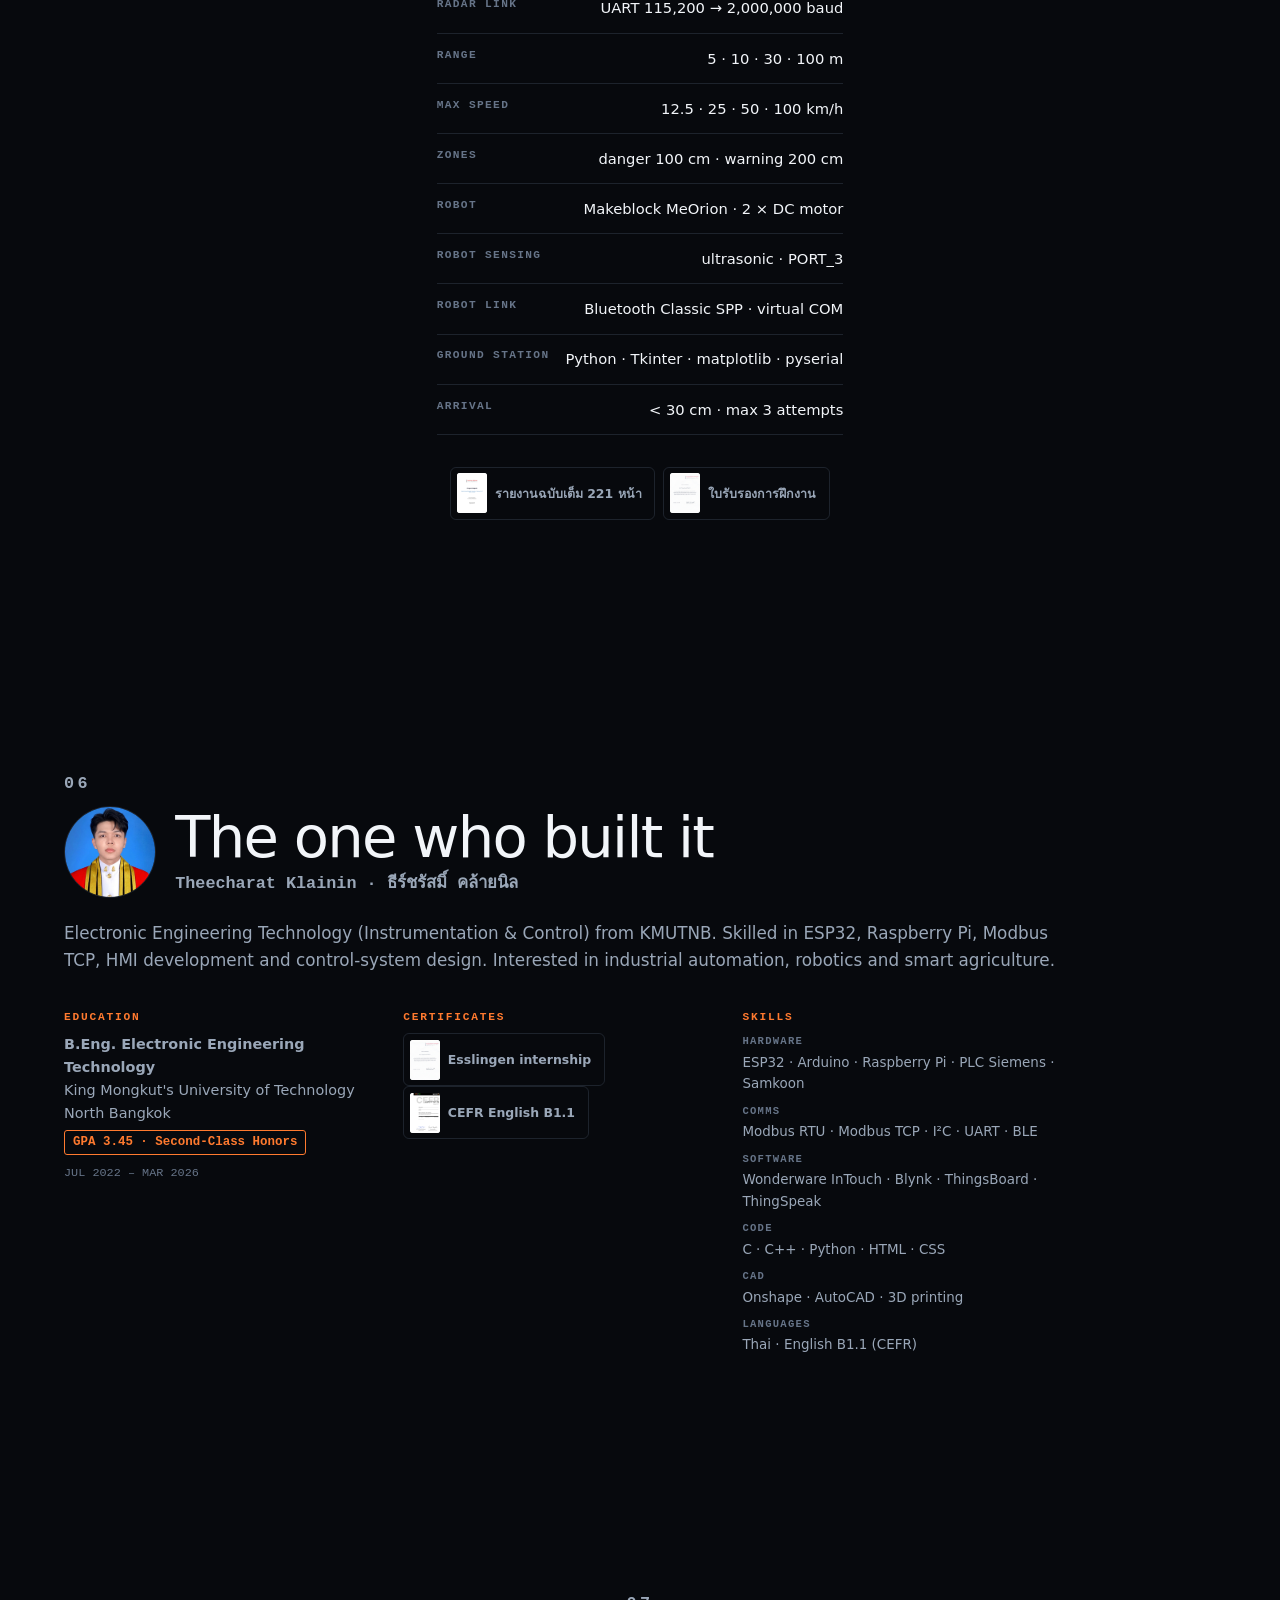
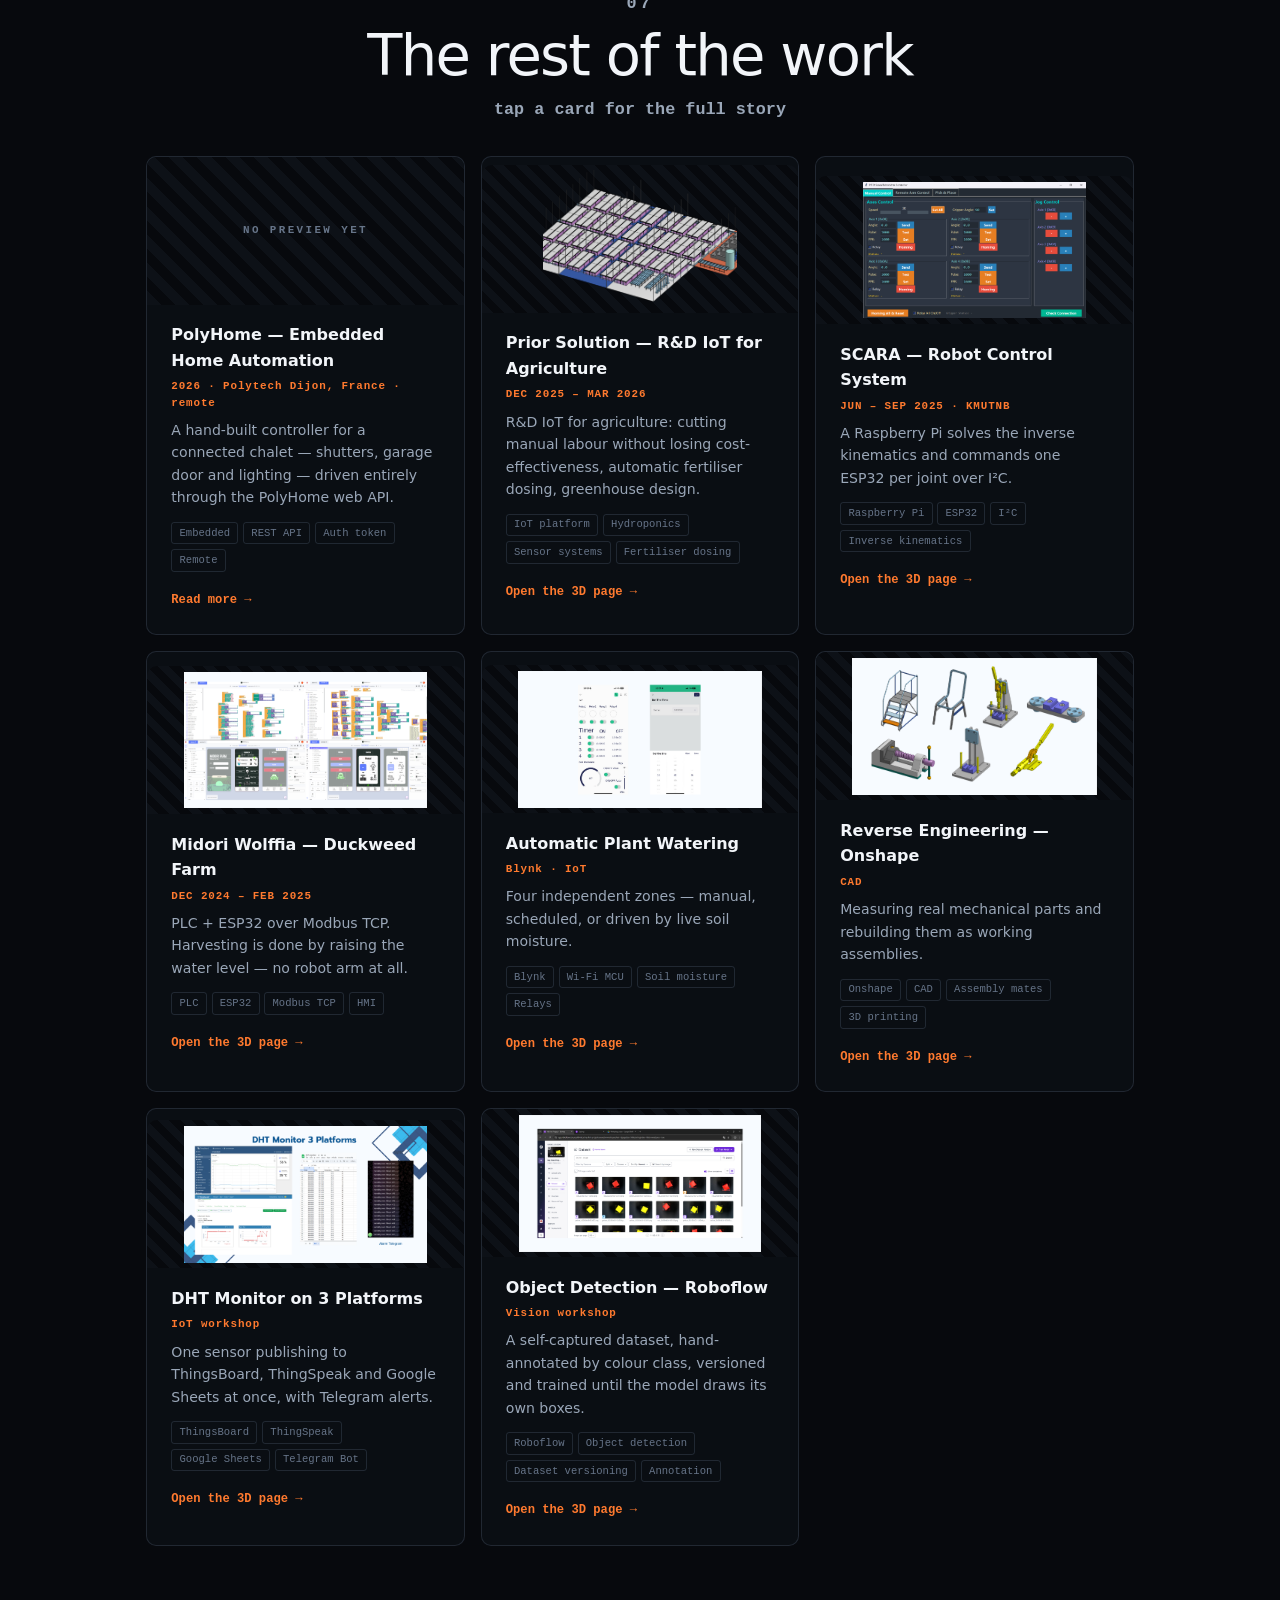
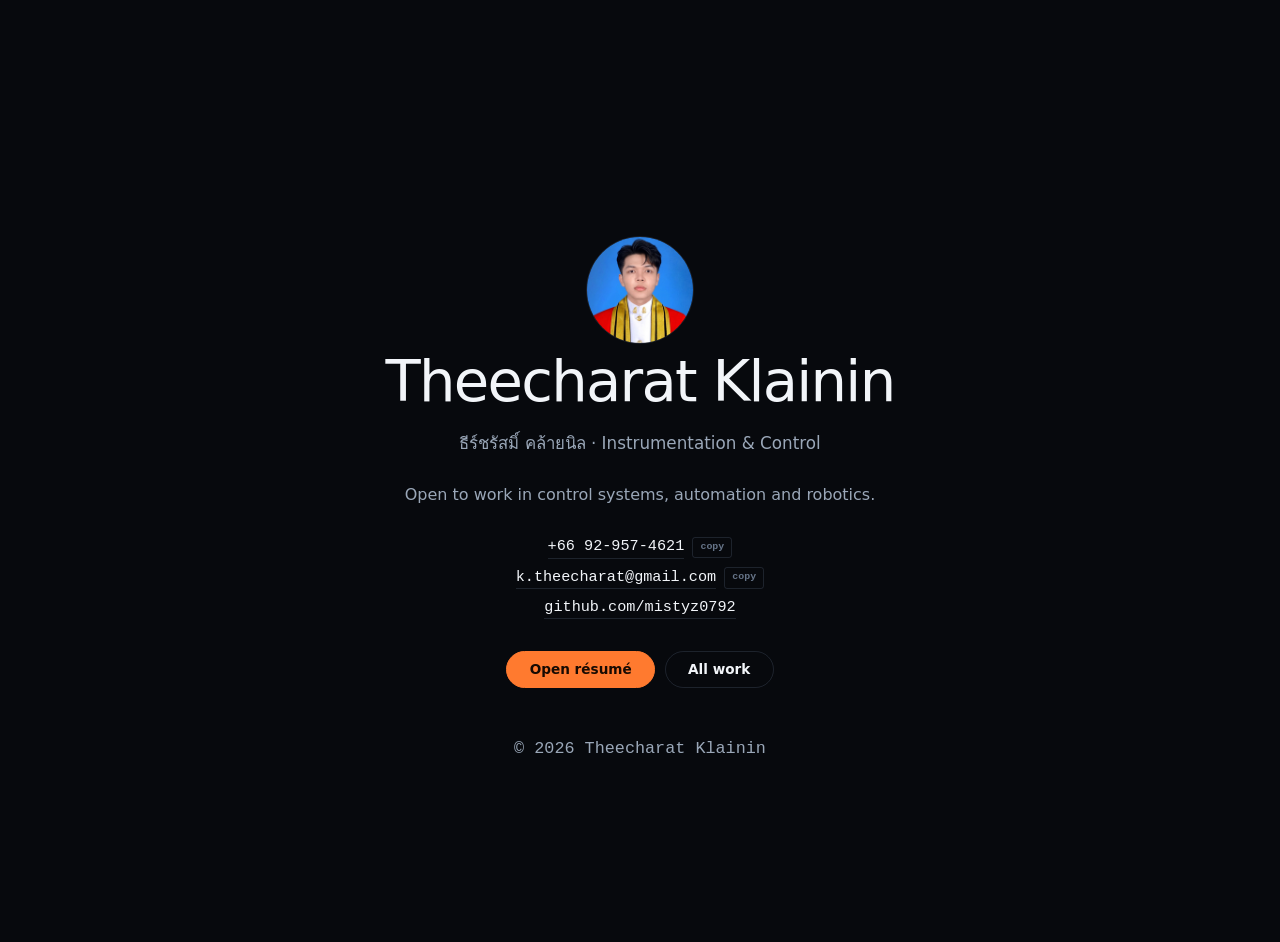
<file: project-radar.html>
<!DOCTYPE html>
<html lang="en" data-lang="en" data-theme="dark">
<head>
<meta charset="utf-8">
<meta name="viewport" content="width=device-width, initial-scale=1">
<title>K-LD7 Radar Navigation — Theecharat Klainin</title>
<meta name="description" content="A stationary 24 GHz Doppler radar as the positioning system for a Makeblock MeOrion robot with no encoders and no IMU. Hochschule Esslingen, 2026.">
<link rel="stylesheet" href="assets/style-d.css?v=6">
<link rel="icon" href="data:image/svg+xml,<svg xmlns='http://www.w3.org/2000/svg' viewBox='0 0 100 100'><text y='.9em' font-size='90'>📡</text></svg>">
</head>
<body>

<div id="boot"><div class="boot-in"><span id="boot-pct">0</span><i></i></div></div>

<canvas id="stage"></canvas>

<header id="top">
  <a class="brand" href="index.html">← TK<span>·01</span></a>
  <nav>
    <a href="#s5">Specs</a>
    <a href="#s6">Profile</a>
    <a href="#s7">Work</a>
    <a href="#s8">Contact</a>
  </nav>
  <div class="tools">
    <button id="theme" aria-label="Theme">◐</button>
  </div>
</header>

<main>

  <!-- 0 · reveal -------------------------------------------------------- -->
  <section class="scene" id="s0">
    <div class="copy left">
      <p class="kicker">International internship · Hochschule Esslingen 2026</p>
      <h1>K-LD7<span>RADAR NAV</span></h1>
      <p class="lede">

        A robot with no encoders and no IMU. One stationary radar tells it where it is.
      </p>
      <p class="cue"><i></i>scroll to watch the run</p>
    </div>
  </section>

  <!-- 1 · the problem --------------------------------------------------- -->
  <section class="scene" id="s1">
    <div class="copy left">
      <p class="num">01</p>
      <h2>The radar goes blind<br>when it spins</h2>
      <p>

        The K-LD7 is a Doppler unit — it only measures radial velocity. A robot turning on the
        spot produces none of it, so it vanishes from the plot. The routine spins left until there is
        enough motion to lock on, giving up after 12 seconds.
      </p>
    </div>
  </section>

  <!-- 2 · heading from the trail ---------------------------------------- -->
  <section class="scene" id="s2">
    <div class="copy right">
      <p class="num">02</p>
      <h2>Drive 30 cm first.<br>Then you know which way you face.</h2>
      <p>

        No compass, no IMU — so heading comes out of the trail the radar recorded. Drive
        30 centimetres straight, then take the start-to-end vector. Less than 5 cm of travel is noise,
        and the run aborts.
      </p>
    </div>
  </section>

  <!-- 3 · open loop ------------------------------------------------------ -->
  <section class="scene" id="s3">
    <div class="copy left">
      <p class="num">03</p>
      <h2>Open-loop rotation,<br>because there is no alternative</h2>
      <p>

        The radar cannot measure a turn in place, so rotation is timed against a calibrated
        rate. That rate is never exactly right, so it always overshoots — and the next cycle is what
        corrects it, up to three times.
      </p>
      <ul class="bus">
        <li><b>L / R</b><span>ROTATE</span></li>
        <li><b>F</b><span>FORWARD</span></li>
        <li><b>S</b><span>STOP</span></li>
        <li><b>Q</b><span>QUERY TRIM</span></li>
      </ul>
    </div>
  </section>

  <!-- 4 · the result ----------------------------------------------------- -->
  <section class="scene" id="s4">
    <div class="copy right">
      <p class="num">04</p>
      <h2>Inside the<br>30 cm window</h2>
      <p>

        Seven degrees long on the turn, 192 centimetres of drive, and it still stops
        25 centimetres from the goal — inside the arrival threshold. That is the accuracy a system with no
        rotation sensing can actually deliver.
      </p>
      <div class="stat-row">
        <div><b>25<i>cm</i></b>final error</div>
        <div><b>+7<i>°</i></b>open-loop overshoot</div>
        <div><b>2<i>Mbaud</i></b>radar UART link</div>
      </div>
    </div>
  </section>

  <!-- 5 · specs ---------------------------------------------------------- -->
  <section class="scene" id="s5">
    <div class="copy center wide">
      <p class="num">05</p>
      <h2>Specifications</h2>
      <dl class="specs">
        <div><dt>RADAR</dt><dd>RFbeam K-LD7 · 24 GHz Doppler</dd></div>
        <div><dt>RADAR LINK</dt><dd>UART 115,200 → 2,000,000 baud</dd></div>
        <div><dt>RANGE</dt><dd>5 · 10 · 30 · 100 m</dd></div>
        <div><dt>MAX SPEED</dt><dd>12.5 · 25 · 50 · 100 km/h</dd></div>
        <div><dt>ZONES</dt><dd>danger 100 cm · warning 200 cm</dd></div>
        <div><dt>ROBOT</dt><dd>Makeblock MeOrion · 2 × DC motor</dd></div>
        <div><dt>ROBOT SENSING</dt><dd>ultrasonic · PORT_3</dd></div>
        <div><dt>ROBOT LINK</dt><dd>Bluetooth Classic SPP · virtual COM</dd></div>
        <div><dt>GROUND STATION</dt><dd>Python · Tkinter · matplotlib · pyserial</dd></div>
        <div><dt>ARRIVAL</dt><dd>&lt; 30 cm · max 3 attempts</dd></div>
      </dl>
      <div class="docs" id="docs"></div>
    </div>
  </section>

  <!-- 6 · profile -------------------------------------------------------- -->
  <section class="scene" id="s6">
    <div class="copy left wide profile">
      <p class="num">06</p>
      <div class="prof-head">
        <img class="prof-face" src="assets/photo.jpg" alt="Theecharat Klainin">
        <div>
          <h2>The one who built it</h2>
          <p class="prof-name">Theecharat Klainin · ธีร์ชรัสมิ์ คล้ายนิล</p>
        </div>
      </div>
      <p>

        Electronic Engineering Technology (Instrumentation &amp; Control) from KMUTNB.
        Skilled in ESP32, Raspberry Pi, Modbus TCP, HMI development and control-system design.
        Interested in industrial automation, robotics and smart agriculture.
      </p>

      <div class="prof-grid">
        <div class="prof-block">
          <h3>Education</h3>
          <p><b>B.Eng. Electronic Engineering Technology</b><br>
            King Mongkut's University of Technology North Bangkok<br>
            <span class="hl">GPA 3.45 · Second-Class Honors</span><br>
            <span class="muted">JUL 2022 – MAR 2026</span></p>
        </div>
        <div class="prof-block">
          <h3>Certificates</h3>
          <div class="row" id="certs"></div>
        </div>
        <div class="prof-block">
          <h3>Skills</h3>
          <ul class="skill-list">
            <li><b>Hardware</b><span>ESP32 · Arduino · Raspberry Pi · PLC Siemens · Samkoon</span></li>
            <li><b>Comms</b><span>Modbus RTU · Modbus TCP · I²C · UART · BLE</span></li>
            <li><b>Software</b><span>Wonderware InTouch · Blynk · ThingsBoard · ThingSpeak</span></li>
            <li><b>Code</b><span>C · C++ · Python · HTML · CSS</span></li>
            <li><b>CAD</b><span>Onshape · AutoCAD · 3D printing</span></li>
            <li><b>Languages</b><span>Thai · English B1.1 (CEFR)</span></li>
          </ul>
        </div>
      </div>
    </div>
  </section>

  <!-- 7 · the rest of the work ------------------------------------------- -->
  <section class="scene tall" id="s7">
    <div class="copy center wide">
      <p class="num">07</p>
      <h2>The rest of the work</h2>
      <p class="hint">tap a card for the full story</p>
      <div class="cards" id="cards"></div>
    </div>
  </section>

  <!-- 8 · contact --------------------------------------------------------- -->
  <section class="scene" id="s8">
    <div class="copy center">
      <img class="face" src="assets/photo.jpg" alt="Theecharat Klainin">
      <h2 class="name">Theecharat Klainin</h2>
      <p class="sub">ธีร์ชรัสมิ์ คล้ายนิล · Instrumentation &amp; Control</p>
      <p class="lede small">

        Open to work in control systems, automation and robotics.
      </p>
      <ul class="links">
        <li><a href="tel:+66929574621">+66 92-957-4621</a><button class="copy-btn" data-copy="+66929574621" data-en="Phone copied">copy</button></li>
        <li><a href="mailto:k.theecharat@gmail.com">k.theecharat@gmail.com</a><button class="copy-btn" data-copy="k.theecharat@gmail.com" data-en="Email copied">copy</button></li>
        <li><a href="https://github.com/mistyz0792">github.com/mistyz0792</a></li>
      </ul>
      <div class="acts">
        <button class="btn primary" data-view="docs/resume-theecharat-klainin.pdf" data-preview="assets/previews/resume-theecharat-klainin.png" data-en="Résumé">Open résumé</button>
        <a class="btn" href="index.html">All work</a>
      </div>
      <p class="foot">© 2026 Theecharat Klainin</p>
    </div>
  </section>

</main>

<div class="hud" id="hud" aria-hidden="true">
  <span class="k">STATE</span><span id="hud-a">—</span>
  <span class="k">X / Y</span><span id="hud-b">—</span>
  <span class="k">HDG · DIST</span><span id="hud-c">—</span>
</div>

<div class="toasts" id="toasts" aria-live="polite"></div>

<!-- project detail, opened from a card -->
<div id="detail" hidden>
  <div class="d-back" data-dclose></div>
  <article class="d-panel">
    <button class="d-x" data-dclose aria-label="Close">✕</button>
    <header class="d-head">
      <p class="d-when" id="d-when"></p>
      <h2 id="d-title"></h2>
      <p class="d-sub" id="d-sub"></p>
    </header>
    <div class="d-body">
      <figure class="d-shot" id="d-shot"></figure>
      <div class="d-text">
        <p id="d-lead"></p>
        <div id="d-detail"></div>
        <ul class="tags" id="d-tags"></ul>
        <div class="row" id="d-docs"></div>
      </div>
    </div>
  </article>
</div>

<div id="viewer" hidden>
  <div class="v-back" data-close></div>
  <div class="v-panel">
    <header class="v-bar">
      <div class="v-nav" id="v-nav">
        <button id="v-prev" aria-label="Previous">‹</button>
        <span id="v-count">1 / 1</span>
        <button id="v-next" aria-label="Next">›</button>
      </div>
      <h4 id="v-title"></h4>
      <div class="v-tools">
        <a id="v-open" href="#" target="_blank" rel="noopener">New tab</a>
        <a id="v-dl" href="#" download>Save</a>
        <button data-close aria-label="Close">✕</button>
      </div>
    </header>
    <div class="v-body" id="v-body"></div>
  </div>
</div>

<script type="module" src="assets/app-radar.js?v=15"></script>
</body>
</html>
</file>
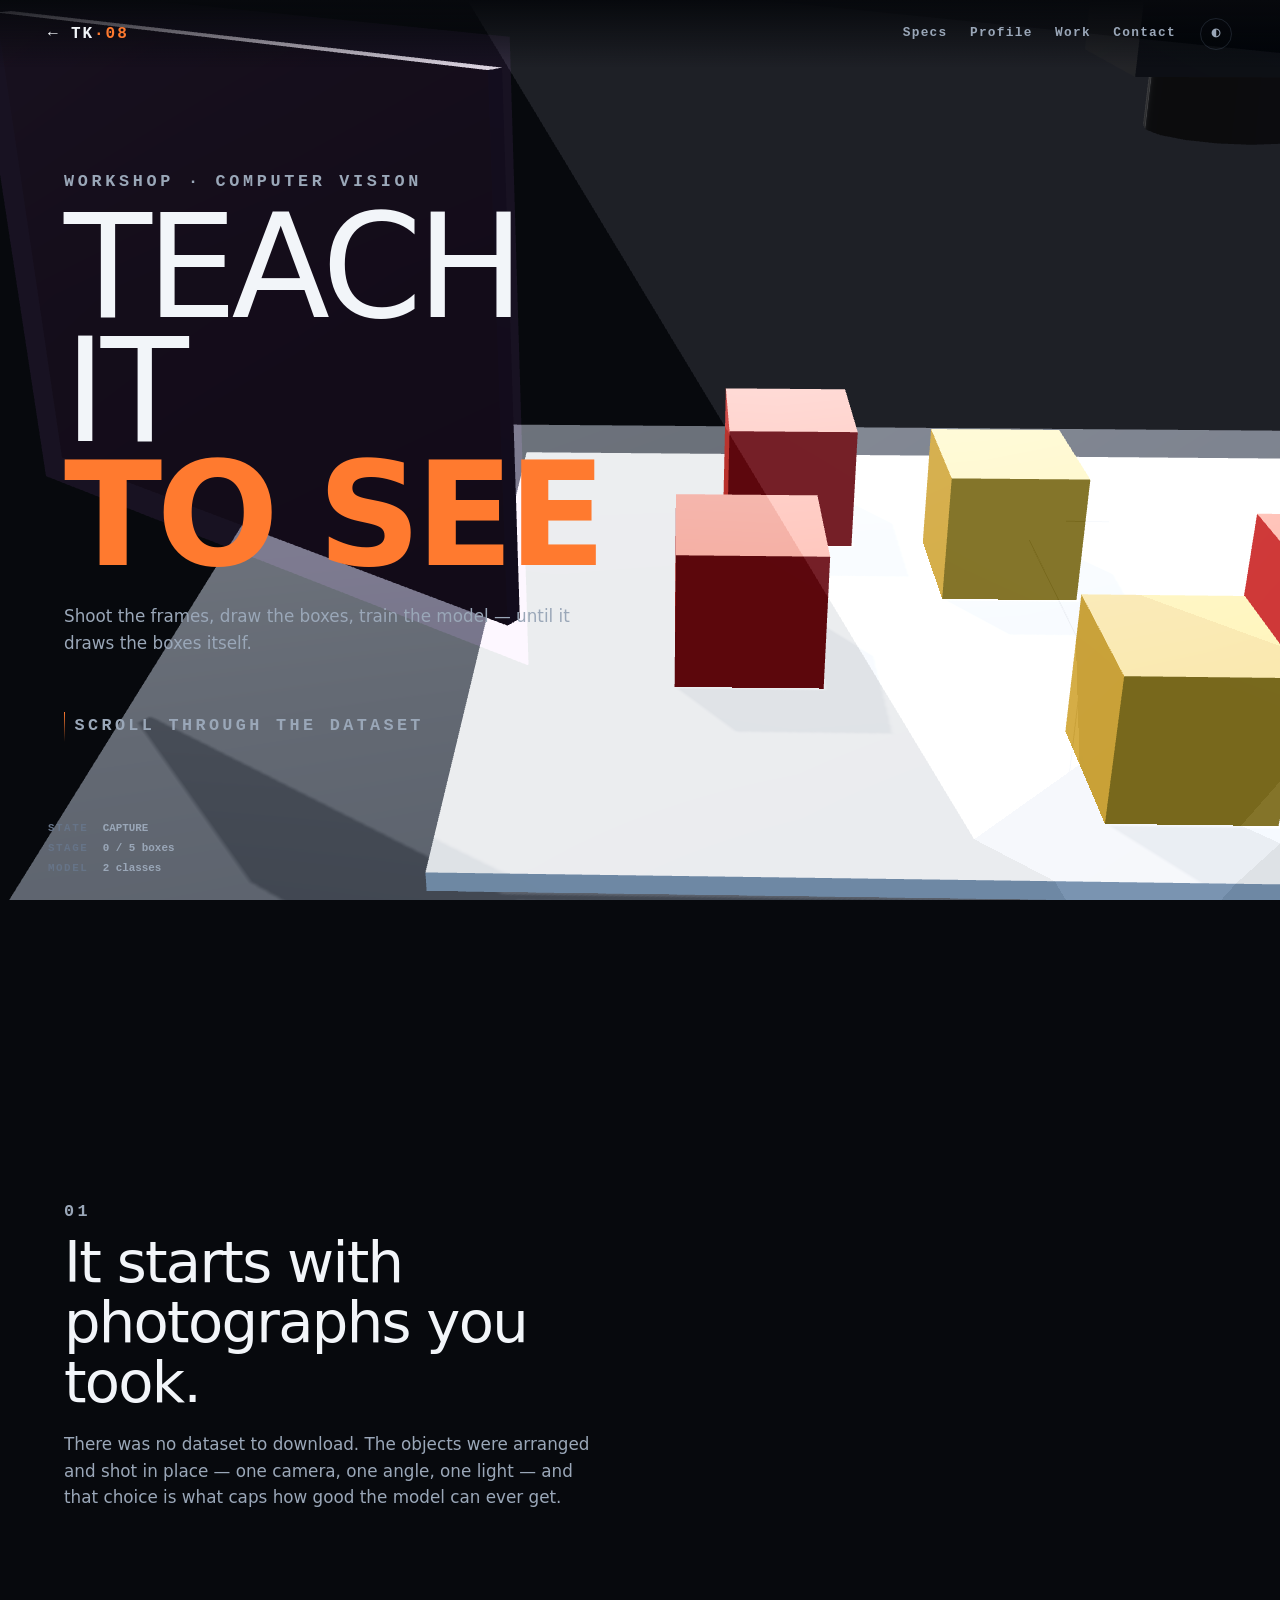
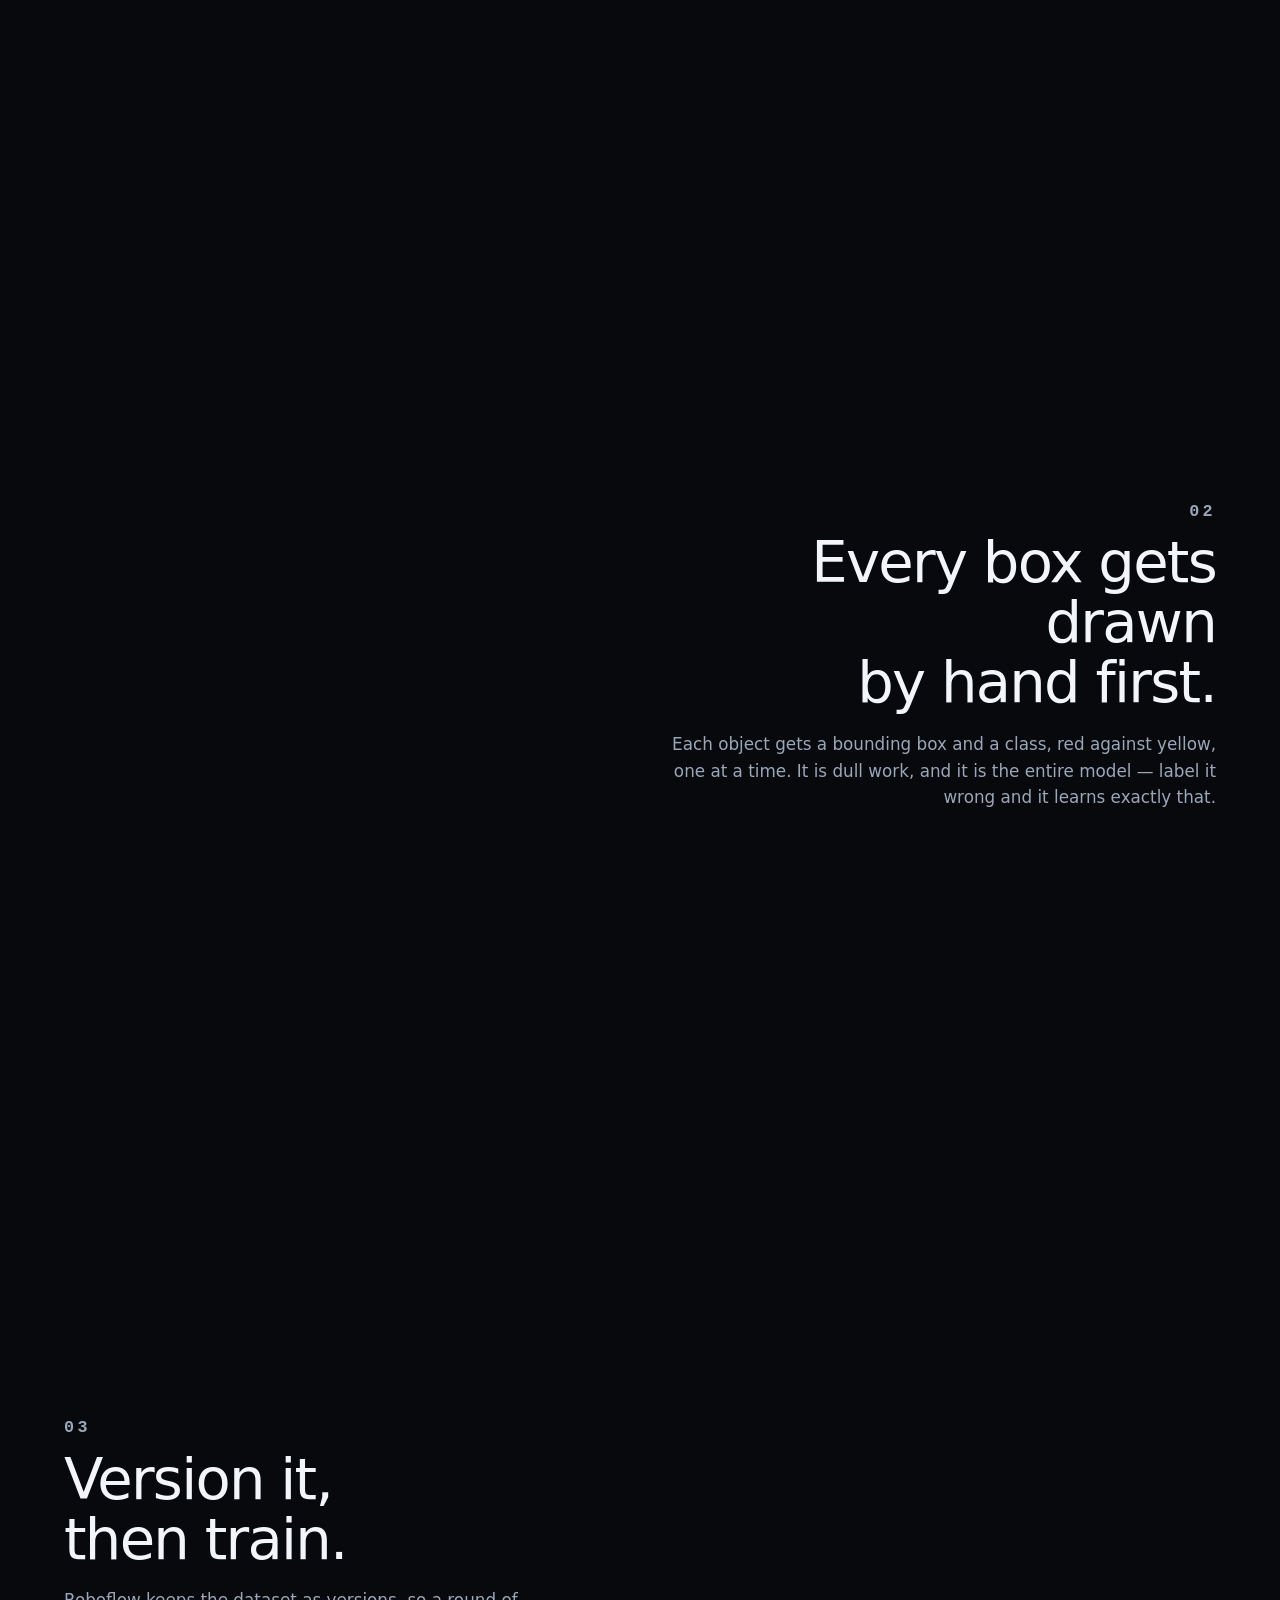
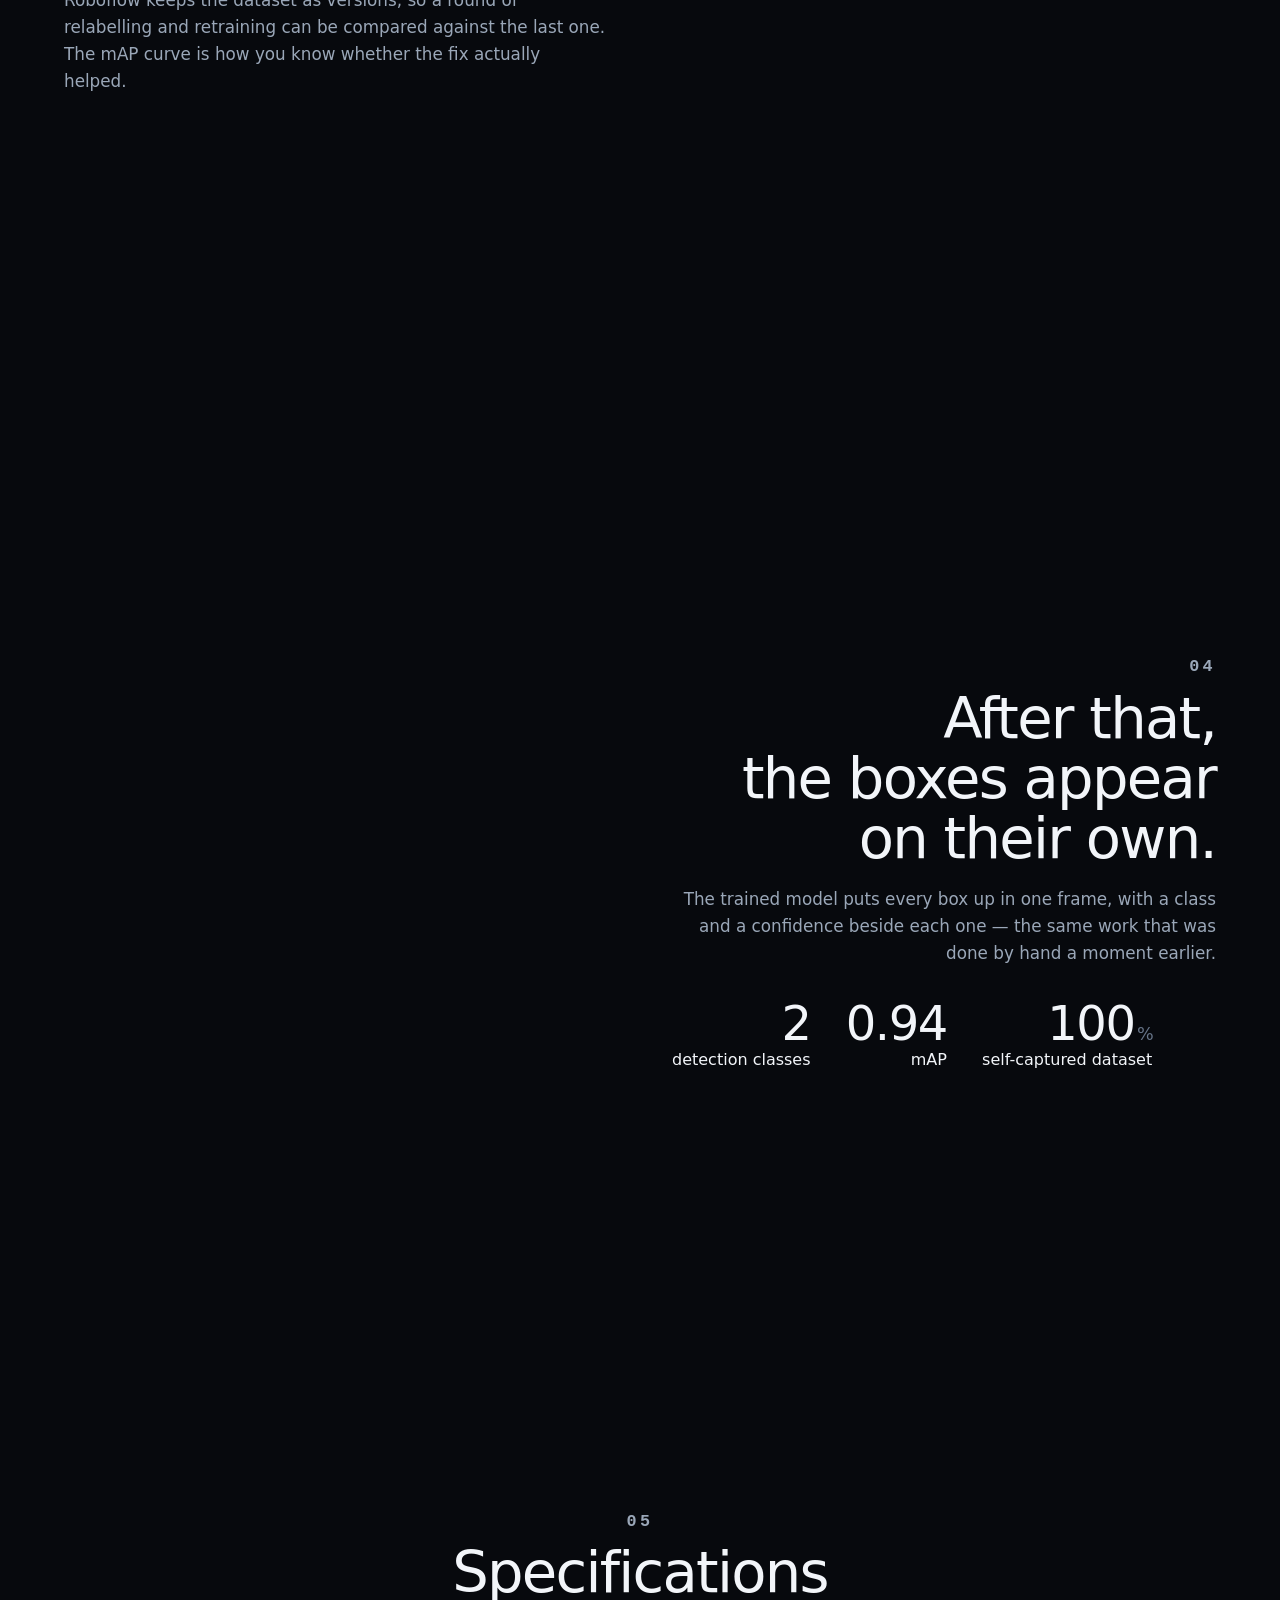
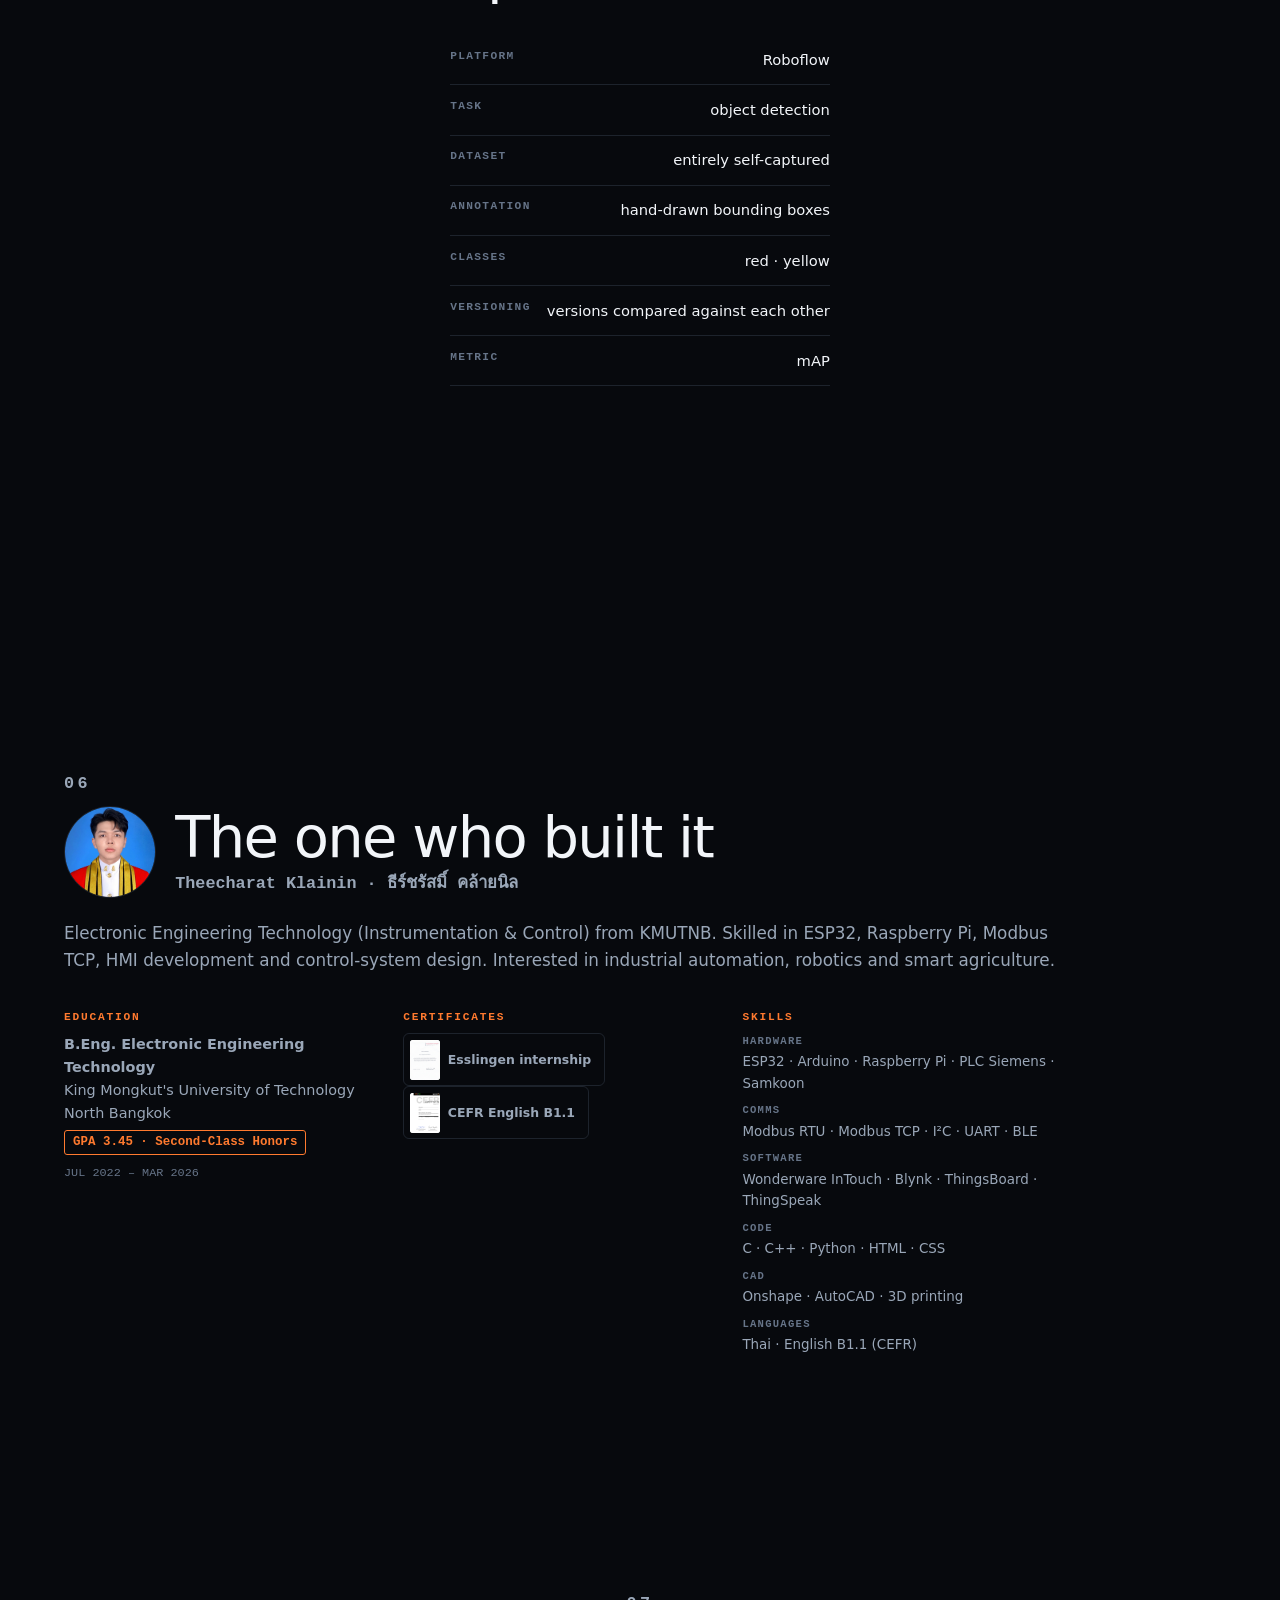
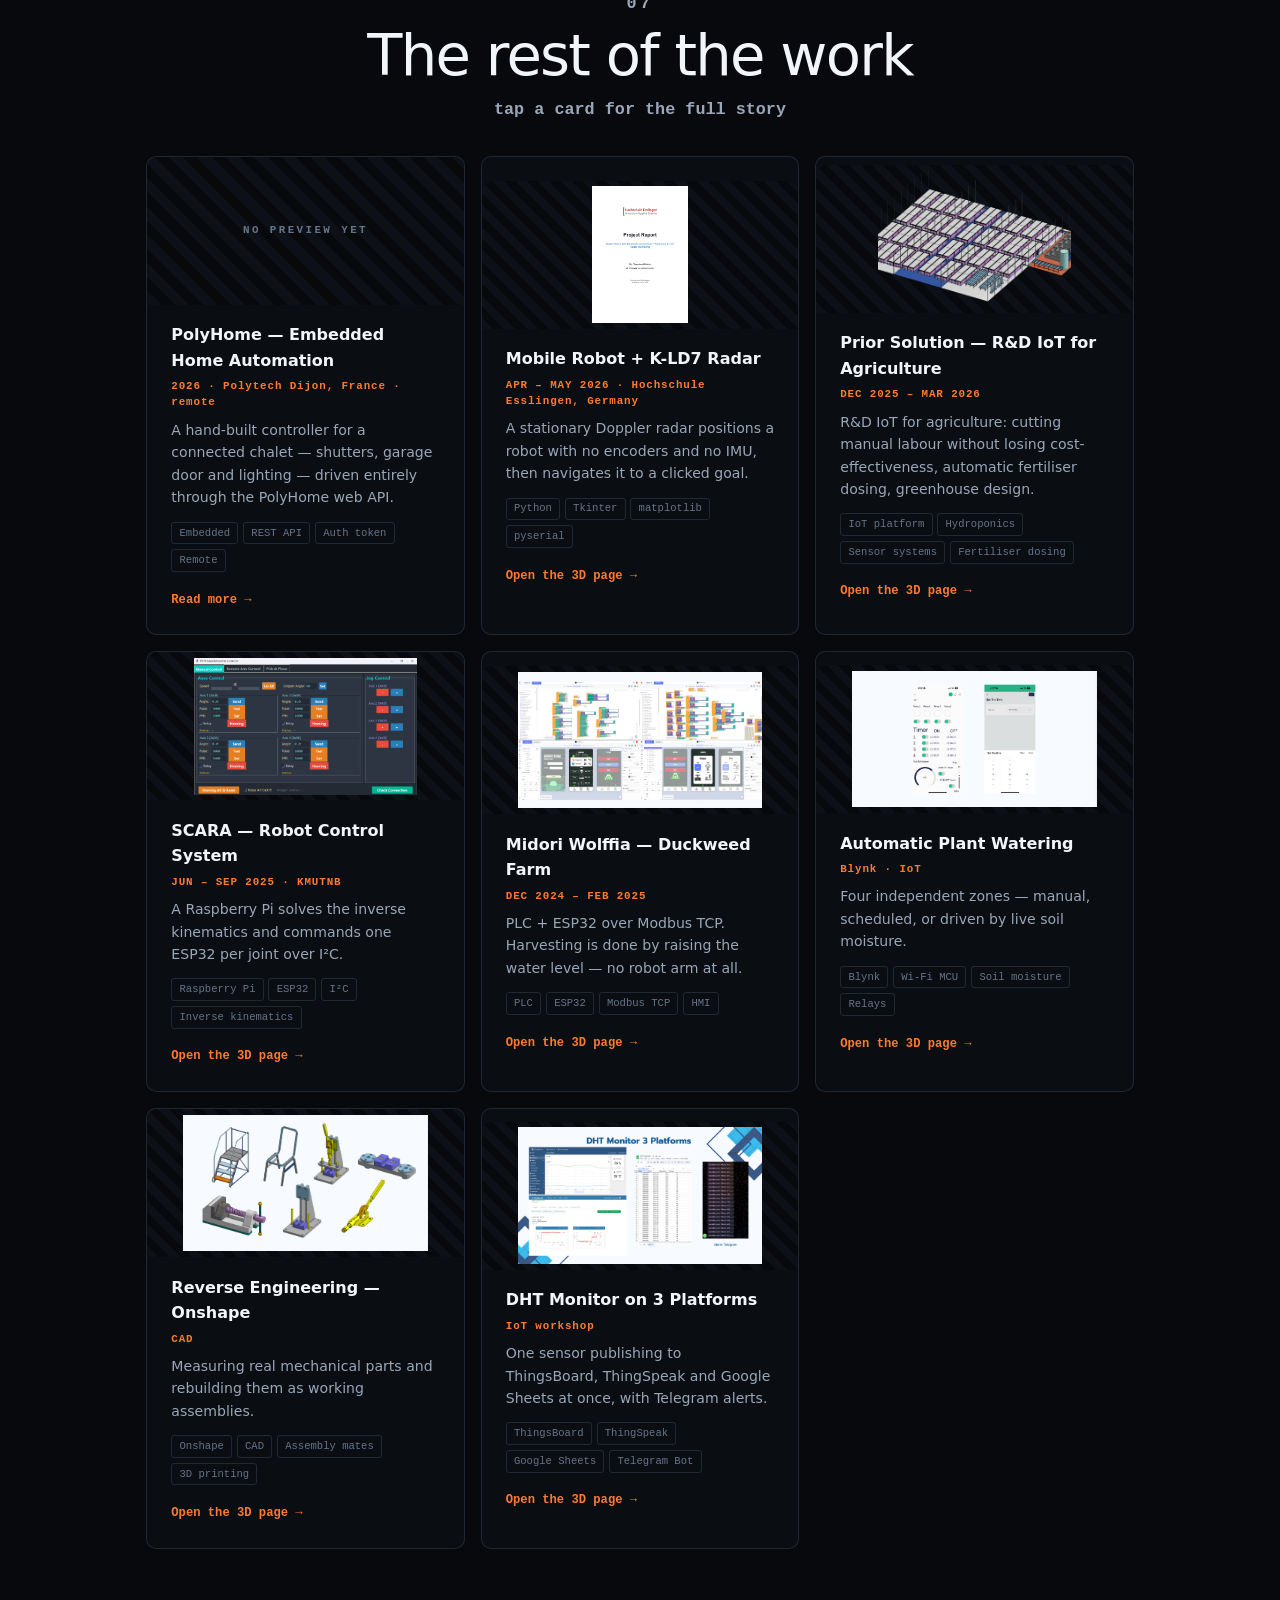
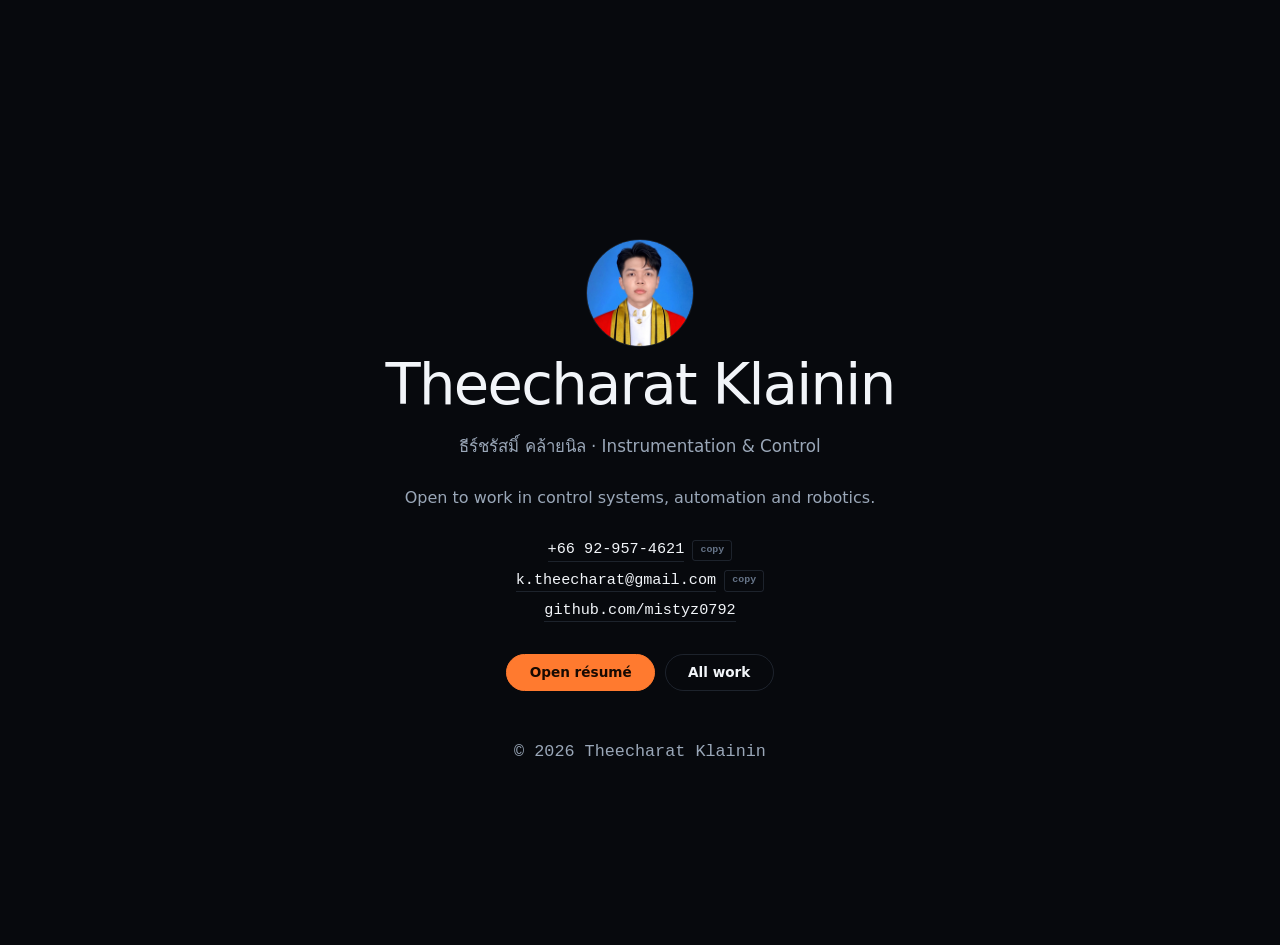
<file: project-roboflow.html>
<!DOCTYPE html>
<html lang="en" data-lang="en" data-theme="dark">
<head>
<meta charset="utf-8">
<meta name="viewport" content="width=device-width, initial-scale=1">
<title>Object Detection — Roboflow — Theecharat Klainin</title>
<meta name="description" content="A self-captured dataset, hand-annotated by colour class, versioned and trained on Roboflow until the model draws its own bounding boxes.">
<link rel="stylesheet" href="assets/style-d.css?v=6">
<link rel="icon" href="data:image/svg+xml,<svg xmlns='http://www.w3.org/2000/svg' viewBox='0 0 100 100'><text y='.9em' font-size='90'>📦</text></svg>">
</head>
<body>

<div id="boot"><div class="boot-in"><span id="boot-pct">0</span><i></i></div></div>

<canvas id="stage"></canvas>

<header id="top">
  <a class="brand" href="index.html">← TK<span>·08</span></a>
  <nav>
    <a href="#s5">Specs</a>
    <a href="#s6">Profile</a>
    <a href="#s7">Work</a>
    <a href="#s8">Contact</a>
  </nav>
  <div class="tools">
    <button id="theme" aria-label="Theme">◐</button>
  </div>
</header>

<main>

  <!-- 0 -->
  <section class="scene" id="s0">
    <div class="copy left">
      <p class="kicker">Workshop · Computer vision</p>
      <h1>TEACH IT<span>TO SEE</span></h1>
      <p class="lede">

        Shoot the frames, draw the boxes, train the model — until it draws the boxes itself.
      </p>
      <p class="cue"><i></i>scroll through the dataset</p>
    </div>
  </section>

  <!-- 1 -->
  <section class="scene" id="s1">
    <div class="copy left">
      <p class="num">01</p>
      <h2>It starts with<br>photographs you took.</h2>
      <p>

        There was no dataset to download. The objects were arranged and shot in place — one camera, one angle, one light — and that choice is what caps how good the model can ever get.
      </p>
    </div>
  </section>

  <!-- 2 -->
  <section class="scene" id="s2">
    <div class="copy right">
      <p class="num">02</p>
      <h2>Every box gets drawn<br>by hand first.</h2>
      <p>

        Each object gets a bounding box and a class, red against yellow, one at a time. It is dull work, and it is the entire model — label it wrong and it learns exactly that.
      </p>
    </div>
  </section>

  <!-- 3 -->
  <section class="scene" id="s3">
    <div class="copy left">
      <p class="num">03</p>
      <h2>Version it,<br>then train.</h2>
      <p>

        Roboflow keeps the dataset as versions, so a round of relabelling and retraining can be compared against the last one. The mAP curve is how you know whether the fix actually helped.
      </p>
    </div>
  </section>

  <!-- 4 -->
  <section class="scene" id="s4">
    <div class="copy right">
      <p class="num">04</p>
      <h2>After that,<br>the boxes appear on their own.</h2>
      <p>

        The trained model puts every box up in one frame, with a class and a confidence beside each one — the same work that was done by hand a moment earlier.
      </p>
      <div class="stat-row">
        <div><b>2</b>detection classes</div>
        <div><b>0.94</b>mAP</div>
        <div><b>100<i>%</i></b>self-captured dataset</div>
      </div>
    </div>
  </section>

  <!-- 5 -->
  <section class="scene" id="s5">
    <div class="copy center wide">
      <p class="num">05</p>
      <h2>Specifications</h2>
      <dl class="specs">
        <div><dt>PLATFORM</dt><dd>Roboflow</dd></div>
        <div><dt>TASK</dt><dd>object detection</dd></div>
        <div><dt>DATASET</dt><dd>entirely self-captured</dd></div>
        <div><dt>ANNOTATION</dt><dd>hand-drawn bounding boxes</dd></div>
        <div><dt>CLASSES</dt><dd>red · yellow</dd></div>
        <div><dt>VERSIONING</dt><dd>versions compared against each other</dd></div>
        <div><dt>METRIC</dt><dd>mAP</dd></div>
      </dl>
      <div class="docs" id="docs"></div>
    </div>
  </section>

  <!-- 6 · profile -------------------------------------------------------- -->
  <section class="scene" id="s6">
    <div class="copy left wide profile">
      <p class="num">06</p>
      <div class="prof-head">
        <img class="prof-face" src="assets/photo.jpg" alt="Theecharat Klainin">
        <div>
          <h2>The one who built it</h2>
          <p class="prof-name">Theecharat Klainin · ธีร์ชรัสมิ์ คล้ายนิล</p>
        </div>
      </div>
      <p>

        Electronic Engineering Technology (Instrumentation &amp; Control) from KMUTNB.
        Skilled in ESP32, Raspberry Pi, Modbus TCP, HMI development and control-system design.
        Interested in industrial automation, robotics and smart agriculture.
      </p>

      <div class="prof-grid">
        <div class="prof-block">
          <h3>Education</h3>
          <p><b>B.Eng. Electronic Engineering Technology</b><br>
            King Mongkut's University of Technology North Bangkok<br>
            <span class="hl">GPA 3.45 · Second-Class Honors</span><br>
            <span class="muted">JUL 2022 – MAR 2026</span></p>
        </div>
        <div class="prof-block">
          <h3>Certificates</h3>
          <div class="row" id="certs"></div>
        </div>
        <div class="prof-block">
          <h3>Skills</h3>
          <ul class="skill-list">
            <li><b>Hardware</b><span>ESP32 · Arduino · Raspberry Pi · PLC Siemens · Samkoon</span></li>
            <li><b>Comms</b><span>Modbus RTU · Modbus TCP · I²C · UART · BLE</span></li>
            <li><b>Software</b><span>Wonderware InTouch · Blynk · ThingsBoard · ThingSpeak</span></li>
            <li><b>Code</b><span>C · C++ · Python · HTML · CSS</span></li>
            <li><b>CAD</b><span>Onshape · AutoCAD · 3D printing</span></li>
            <li><b>Languages</b><span>Thai · English B1.1 (CEFR)</span></li>
          </ul>
        </div>
      </div>
    </div>
  </section>

  <!-- 7 · the rest of the work ------------------------------------------- -->
  <section class="scene tall" id="s7">
    <div class="copy center wide">
      <p class="num">07</p>
      <h2>The rest of the work</h2>
      <p class="hint">tap a card for the full story</p>
      <div class="cards" id="cards"></div>
    </div>
  </section>

  <!-- 8 · contact --------------------------------------------------------- -->
  <section class="scene" id="s8">
    <div class="copy center">
      <img class="face" src="assets/photo.jpg" alt="Theecharat Klainin">
      <h2 class="name">Theecharat Klainin</h2>
      <p class="sub">ธีร์ชรัสมิ์ คล้ายนิล · Instrumentation &amp; Control</p>
      <p class="lede small">

        Open to work in control systems, automation and robotics.
      </p>
      <ul class="links">
        <li><a href="tel:+66929574621">+66 92-957-4621</a><button class="copy-btn" data-copy="+66929574621" data-en="Phone copied">copy</button></li>
        <li><a href="mailto:k.theecharat@gmail.com">k.theecharat@gmail.com</a><button class="copy-btn" data-copy="k.theecharat@gmail.com" data-en="Email copied">copy</button></li>
        <li><a href="https://github.com/mistyz0792">github.com/mistyz0792</a></li>
      </ul>
      <div class="acts">
        <button class="btn primary" data-view="docs/resume-theecharat-klainin.pdf" data-preview="assets/previews/resume-theecharat-klainin.png" data-en="Résumé">Open résumé</button>
        <a class="btn" href="index.html">All work</a>
      </div>
      <p class="foot">© 2026 Theecharat Klainin</p>
    </div>
  </section>

</main>

<div class="hud" id="hud" aria-hidden="true">
  <span class="k">STATE</span><span id="hud-a">—</span>
  <span class="k">STAGE</span><span id="hud-b">—</span>
  <span class="k">MODEL</span><span id="hud-c">—</span>
</div>

<div class="toasts" id="toasts" aria-live="polite"></div>

<!-- project detail, opened from a card -->
<div id="detail" hidden>
  <div class="d-back" data-dclose></div>
  <article class="d-panel">
    <button class="d-x" data-dclose aria-label="Close">✕</button>
    <header class="d-head">
      <p class="d-when" id="d-when"></p>
      <h2 id="d-title"></h2>
      <p class="d-sub" id="d-sub"></p>
    </header>
    <div class="d-body">
      <figure class="d-shot" id="d-shot"></figure>
      <div class="d-text">
        <p id="d-lead"></p>
        <div id="d-detail"></div>
        <ul class="tags" id="d-tags"></ul>
        <div class="row" id="d-docs"></div>
      </div>
    </div>
  </article>
</div>

<div id="viewer" hidden>
  <div class="v-back" data-close></div>
  <div class="v-panel">
    <header class="v-bar">
      <div class="v-nav" id="v-nav">
        <button id="v-prev" aria-label="Previous">‹</button>
        <span id="v-count">1 / 1</span>
        <button id="v-next" aria-label="Next">›</button>
      </div>
      <h4 id="v-title"></h4>
      <div class="v-tools">
        <a id="v-open" href="#" target="_blank" rel="noopener">New tab</a>
        <a id="v-dl" href="#" download>Save</a>
        <button data-close aria-label="Close">✕</button>
      </div>
    </header>
    <div class="v-body" id="v-body"></div>
  </div>
</div>

<script type="module" src="assets/app-roboflow.js?v=8"></script>
</body>
</html>
</file>
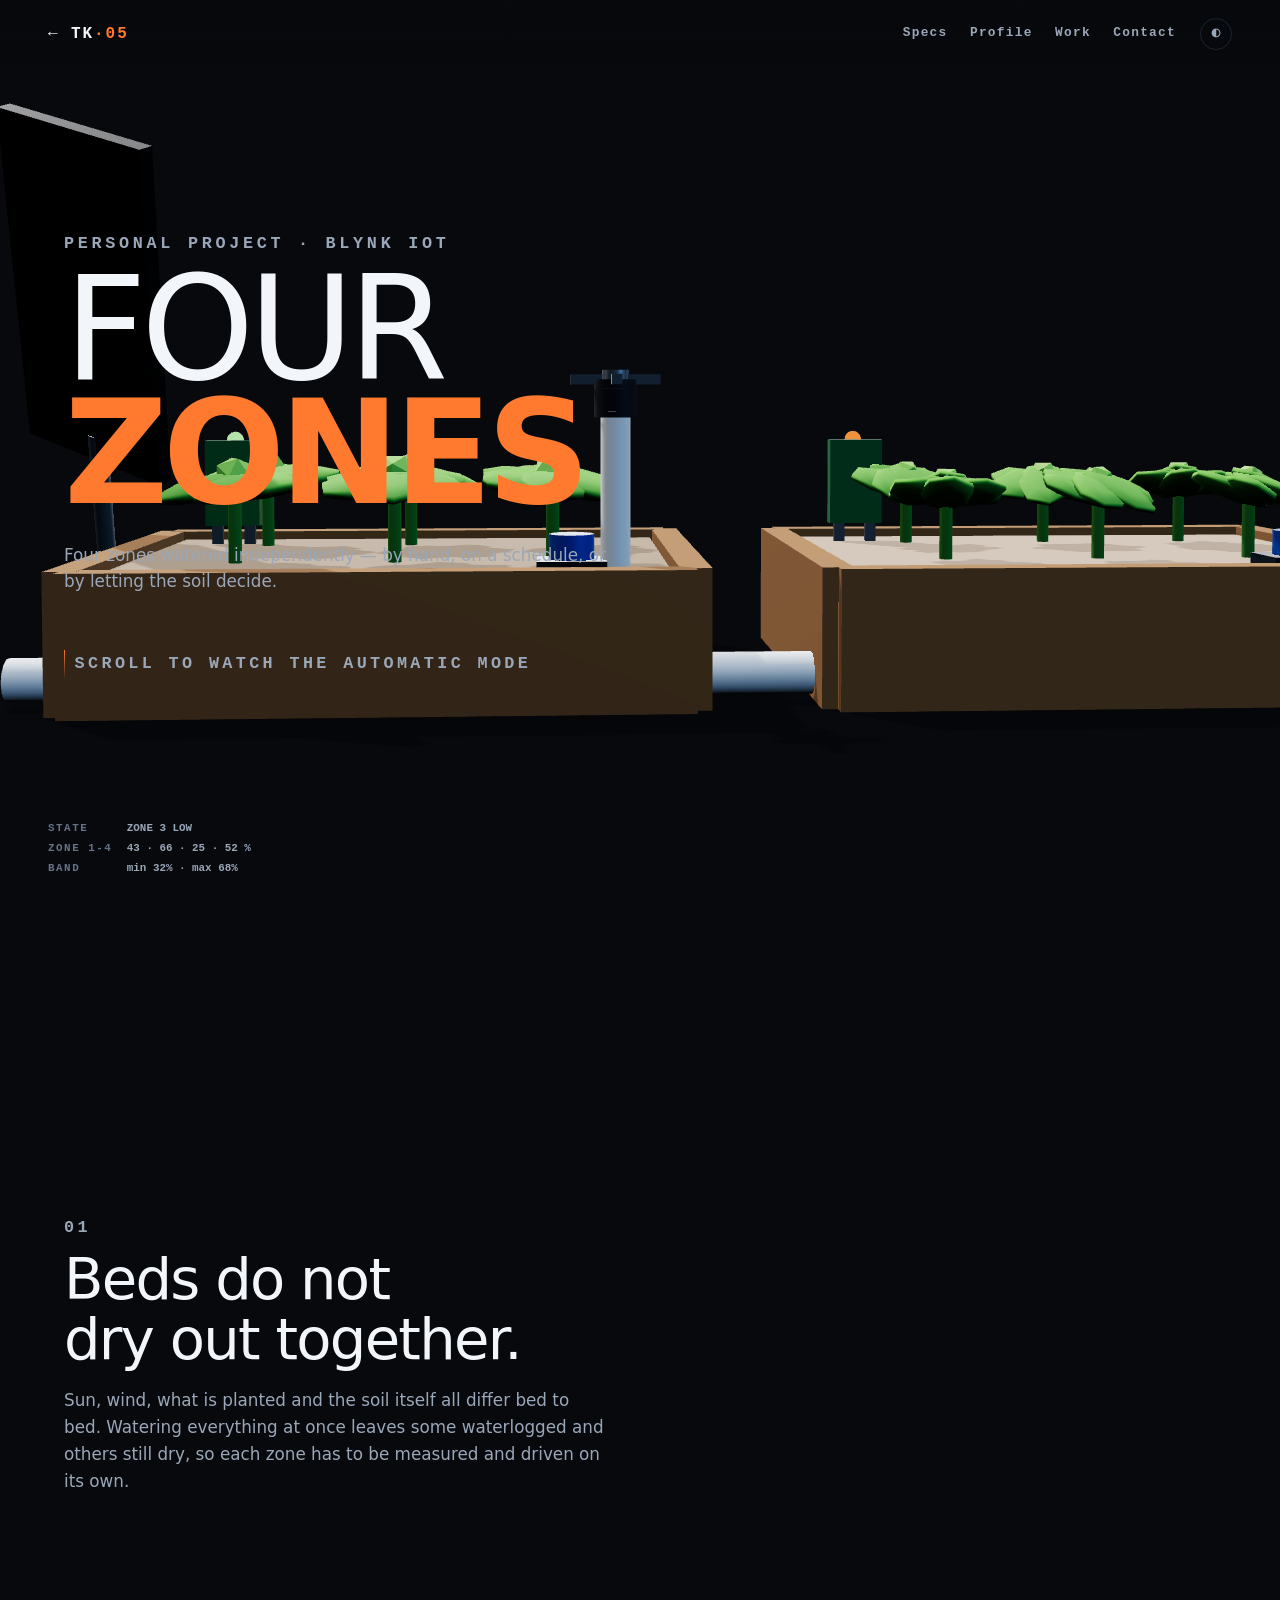
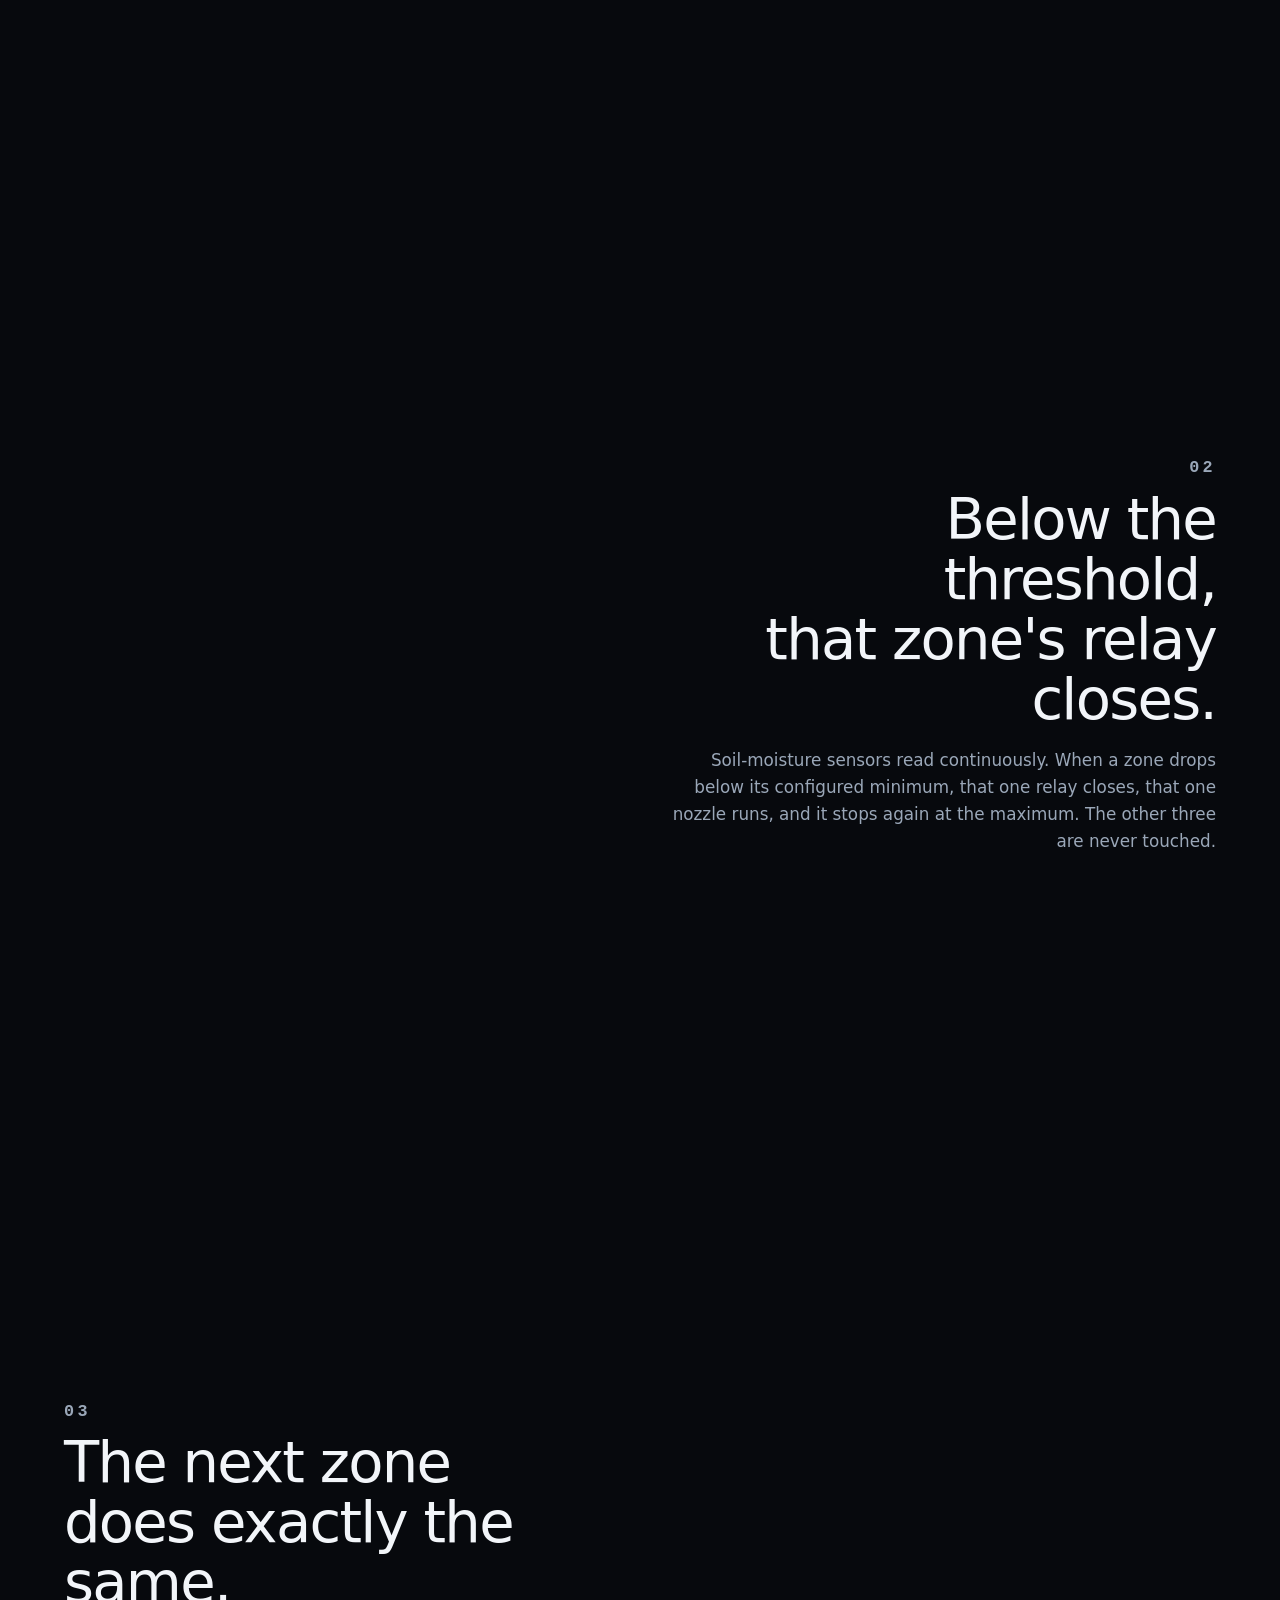
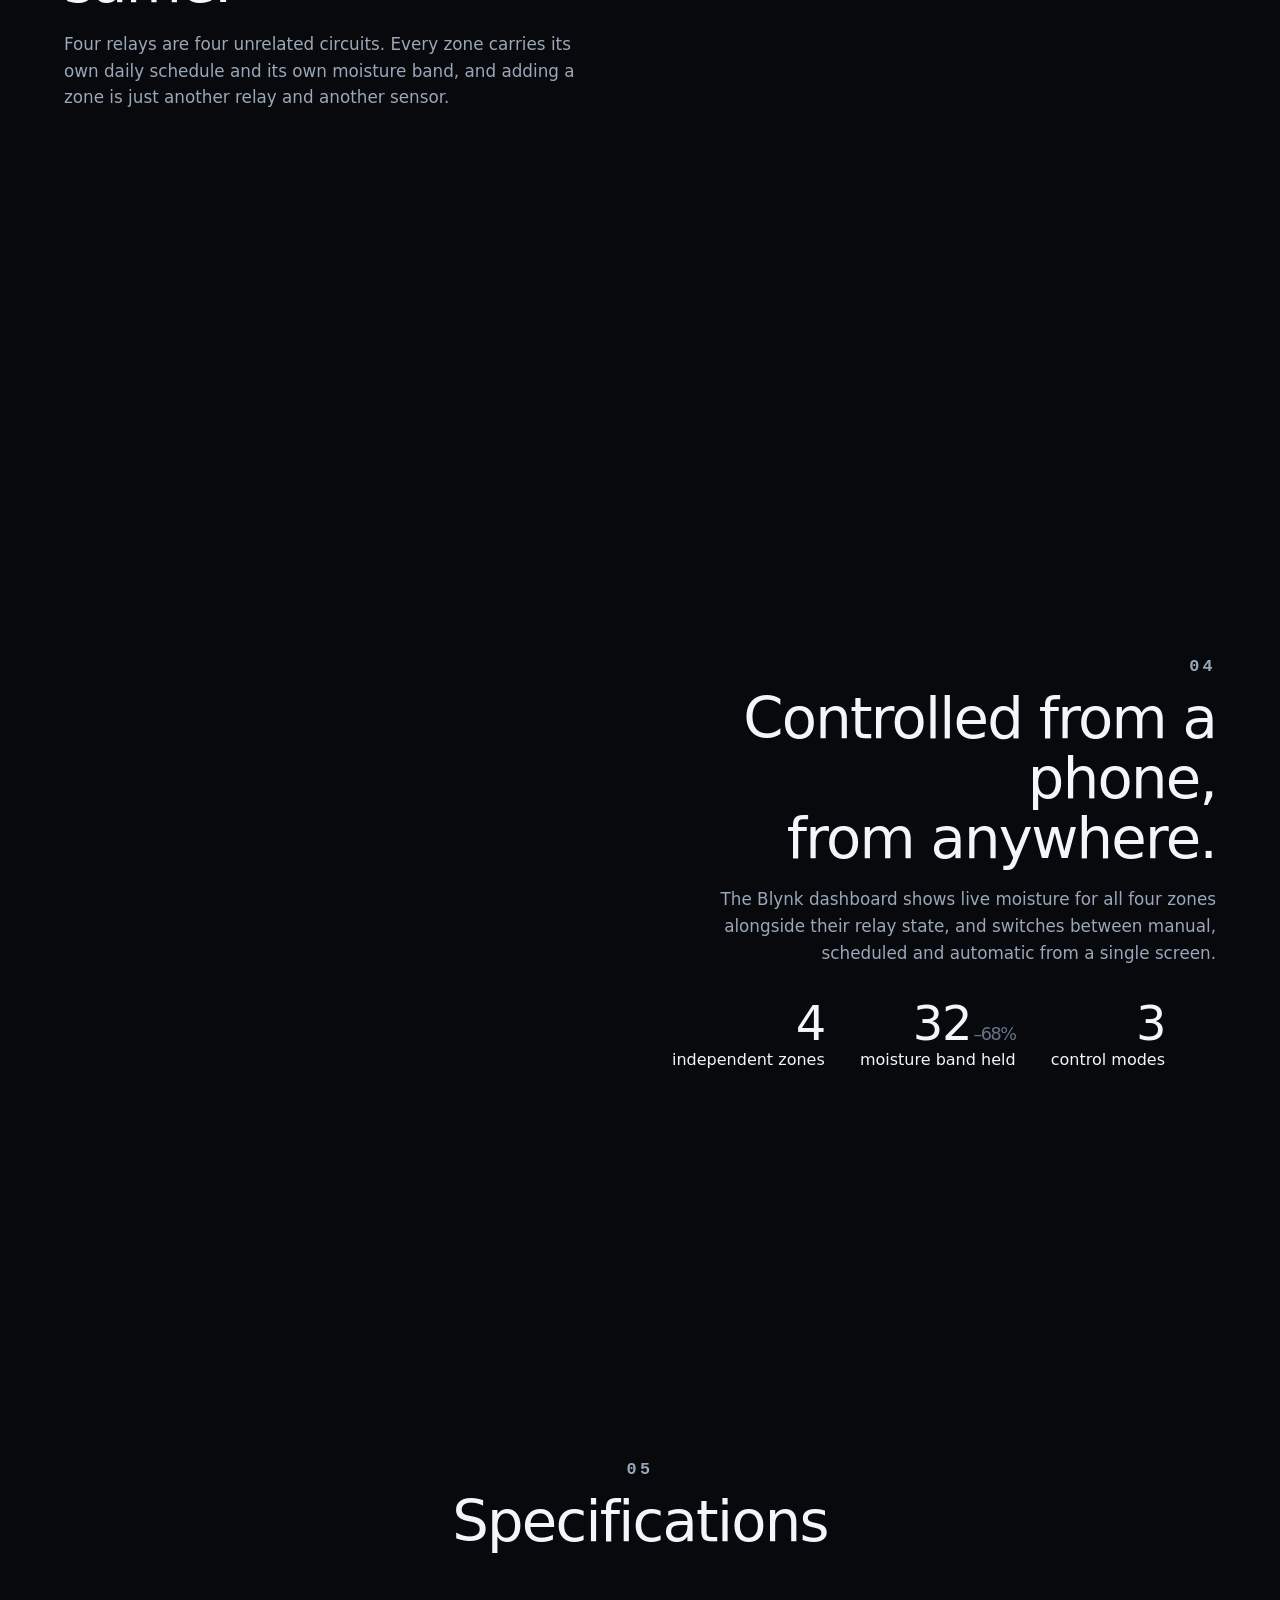
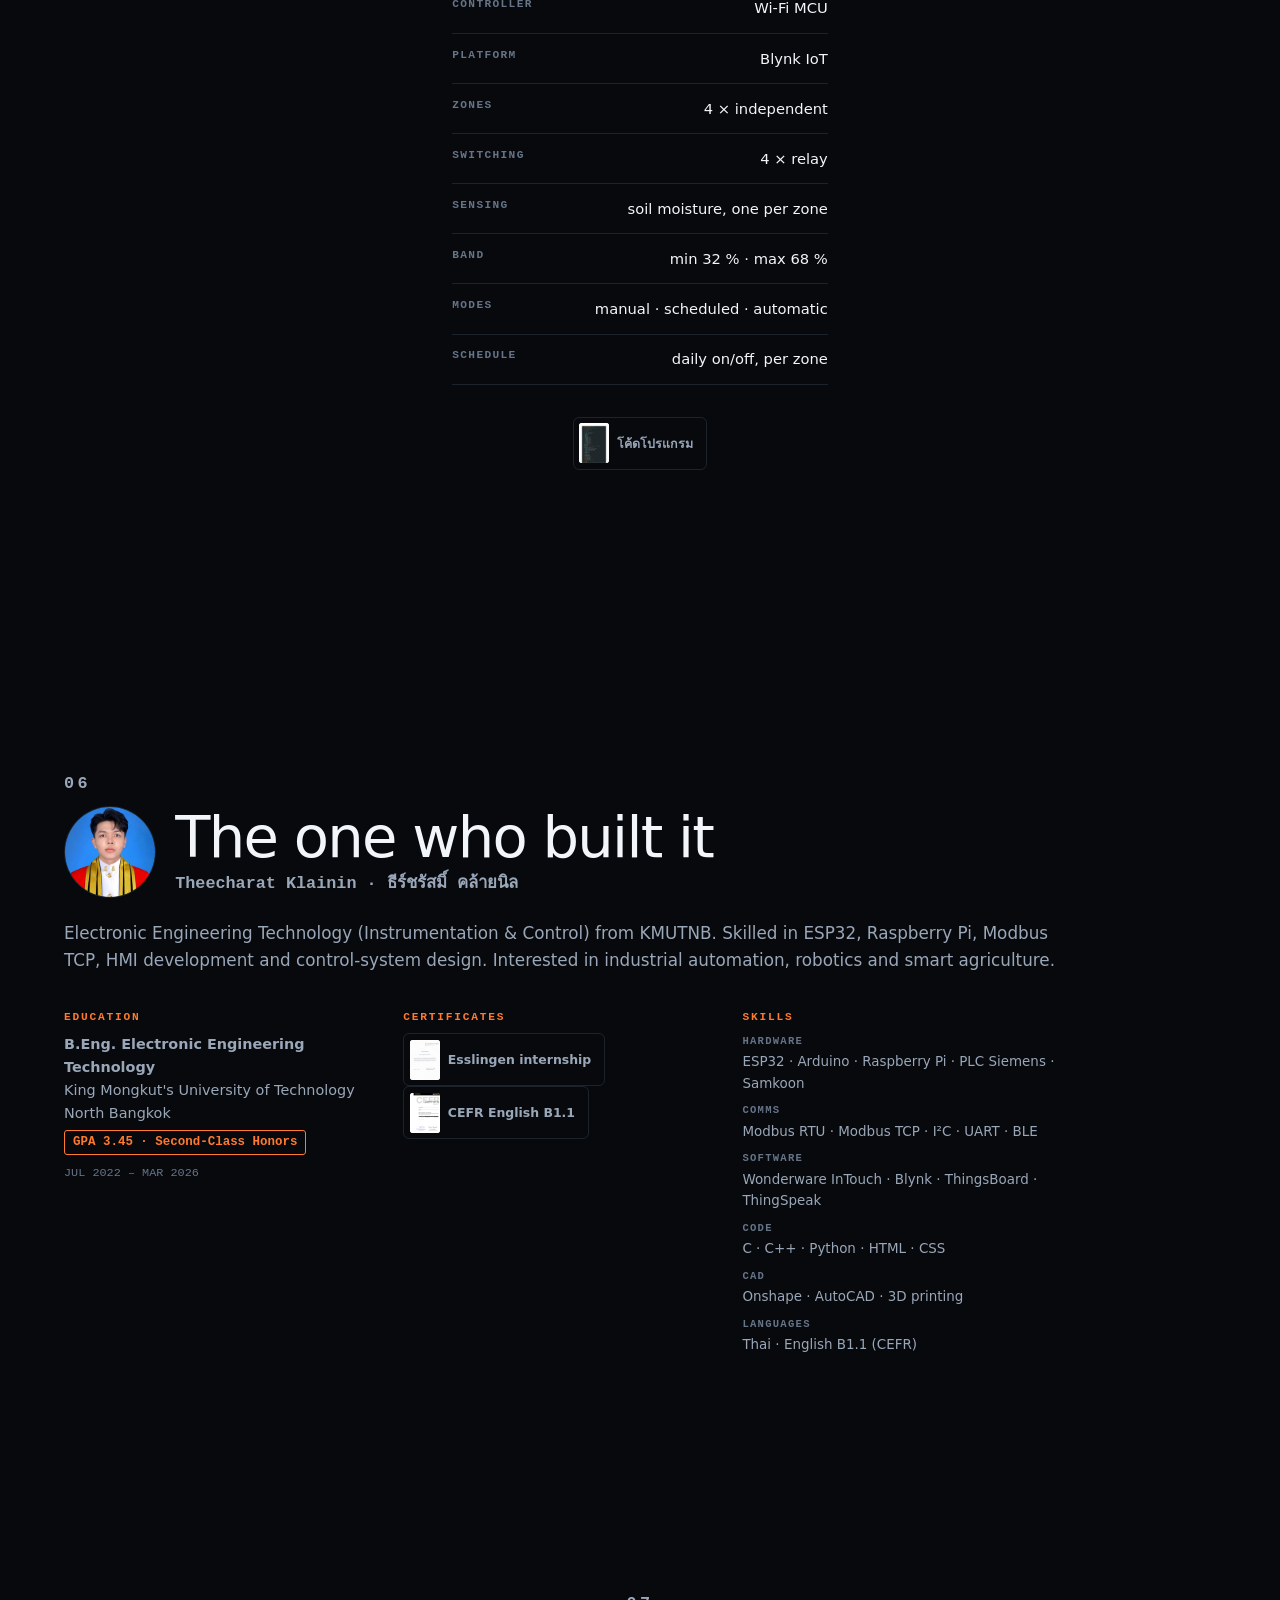
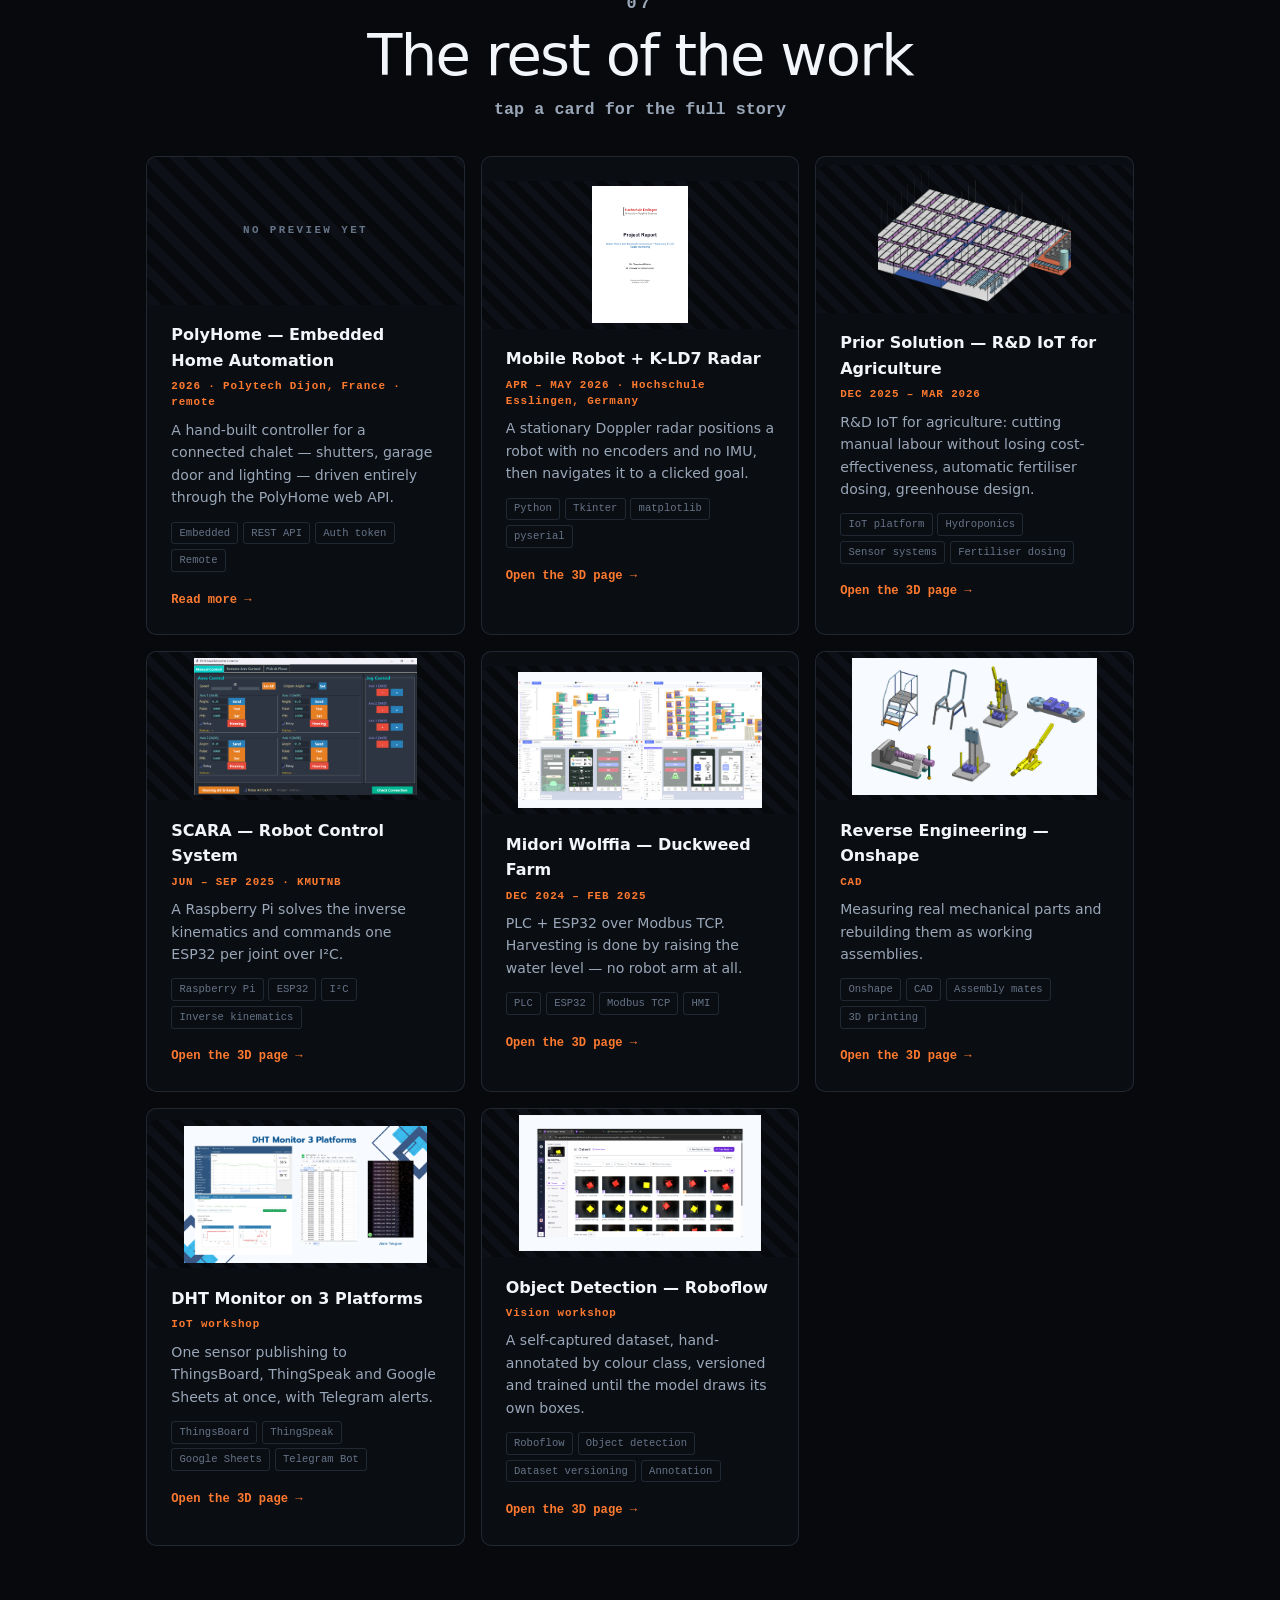
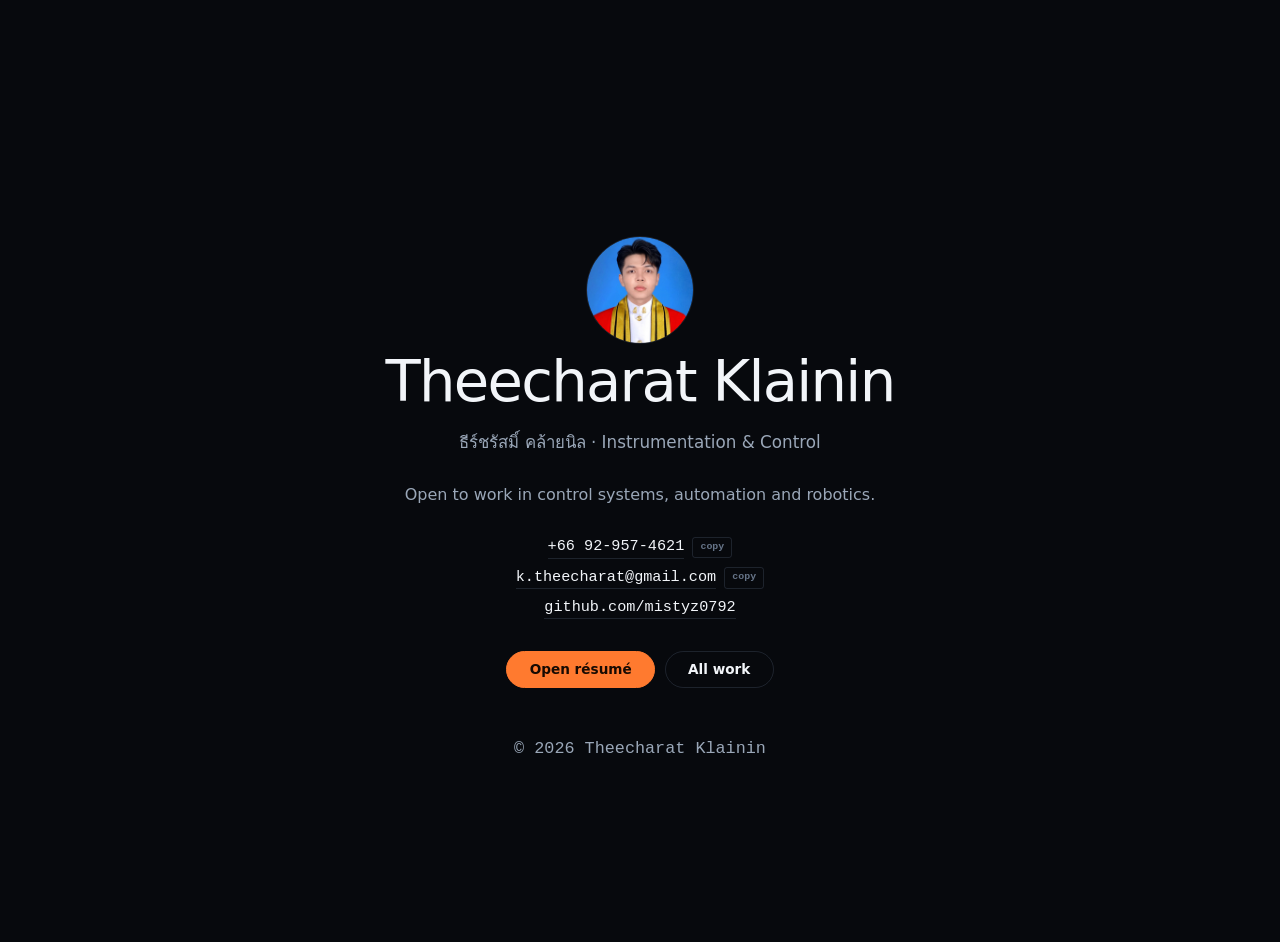
<file: project-water.html>
<!DOCTYPE html>
<html lang="en" data-lang="en" data-theme="dark">
<head>
<meta charset="utf-8">
<meta name="viewport" content="width=device-width, initial-scale=1">
<title>Automatic Plant Watering — Theecharat Klainin</title>
<meta name="description" content="Four independently watered zones on Blynk — manual, scheduled, or driven by live soil moisture against a min/max band.">
<link rel="stylesheet" href="assets/style-d.css?v=6">
<link rel="icon" href="data:image/svg+xml,<svg xmlns='http://www.w3.org/2000/svg' viewBox='0 0 100 100'><text y='.9em' font-size='90'>💧</text></svg>">
</head>
<body>

<div id="boot"><div class="boot-in"><span id="boot-pct">0</span><i></i></div></div>

<canvas id="stage"></canvas>

<header id="top">
  <a class="brand" href="index.html">← TK<span>·05</span></a>
  <nav>
    <a href="#s5">Specs</a>
    <a href="#s6">Profile</a>
    <a href="#s7">Work</a>
    <a href="#s8">Contact</a>
  </nav>
  <div class="tools">
    <button id="theme" aria-label="Theme">◐</button>
  </div>
</header>

<main>

  <!-- 0 · reveal -------------------------------------------------------- -->
  <section class="scene" id="s0">
    <div class="copy left">
      <p class="kicker">Personal project · Blynk IoT</p>
      <h1>FOUR<span>ZONES</span></h1>
      <p class="lede">

        Four zones watered independently — by hand, on a schedule, or by letting the soil decide.
      </p>
      <p class="cue"><i></i>scroll to watch the automatic mode</p>
    </div>
  </section>

  <!-- 1 · the problem --------------------------------------------------- -->
  <section class="scene" id="s1">
    <div class="copy left">
      <p class="num">01</p>
      <h2>Beds do not<br>dry out together.</h2>
      <p>

        Sun, wind, what is planted and the soil itself all differ bed to bed. Watering everything
        at once leaves some waterlogged and others still dry, so each zone has to be measured and driven
        on its own.
      </p>
    </div>
  </section>

  <!-- 2 · the threshold ------------------------------------------------- -->
  <section class="scene" id="s2">
    <div class="copy right">
      <p class="num">02</p>
      <h2>Below the threshold,<br>that zone&#39;s relay closes.</h2>
      <p>

        Soil-moisture sensors read continuously. When a zone drops below its configured minimum,
        that one relay closes, that one nozzle runs, and it stops again at the maximum. The other three are
        never touched.
      </p>
    </div>
  </section>

  <!-- 3 · independence -------------------------------------------------- -->
  <section class="scene" id="s3">
    <div class="copy left">
      <p class="num">03</p>
      <h2>The next zone<br>does exactly the same.</h2>
      <p>

        Four relays are four unrelated circuits. Every zone carries its own daily schedule and
        its own moisture band, and adding a zone is just another relay and another sensor.
      </p>
    </div>
  </section>

  <!-- 4 · the result ---------------------------------------------------- -->
  <section class="scene" id="s4">
    <div class="copy right">
      <p class="num">04</p>
      <h2>Controlled from a phone,<br>from anywhere.</h2>
      <p>

        The Blynk dashboard shows live moisture for all four zones alongside their relay state,
        and switches between manual, scheduled and automatic from a single screen.
      </p>
      <div class="stat-row">
        <div><b>4</b>independent zones</div>
        <div><b>32<i>–68%</i></b>moisture band held</div>
        <div><b>3</b>control modes</div>
      </div>
    </div>
  </section>

  <!-- 5 · specs ---------------------------------------------------------- -->
  <section class="scene" id="s5">
    <div class="copy center wide">
      <p class="num">05</p>
      <h2>Specifications</h2>
      <dl class="specs">
        <div><dt>CONTROLLER</dt><dd>Wi-Fi MCU</dd></div>
        <div><dt>PLATFORM</dt><dd>Blynk IoT</dd></div>
        <div><dt>ZONES</dt><dd>4 &times; independent</dd></div>
        <div><dt>SWITCHING</dt><dd>4 &times; relay</dd></div>
        <div><dt>SENSING</dt><dd>soil moisture, one per zone</dd></div>
        <div><dt>BAND</dt><dd>min 32 % · max 68 %</dd></div>
        <div><dt>MODES</dt><dd>manual · scheduled · automatic</dd></div>
        <div><dt>SCHEDULE</dt><dd>daily on/off, per zone</dd></div>
      </dl>
      <div class="docs" id="docs"></div>
    </div>
  </section>

  <!-- 6 · profile -------------------------------------------------------- -->
  <section class="scene" id="s6">
    <div class="copy left wide profile">
      <p class="num">06</p>
      <div class="prof-head">
        <img class="prof-face" src="assets/photo.jpg" alt="Theecharat Klainin">
        <div>
          <h2>The one who built it</h2>
          <p class="prof-name">Theecharat Klainin · ธีร์ชรัสมิ์ คล้ายนิล</p>
        </div>
      </div>
      <p>

        Electronic Engineering Technology (Instrumentation &amp; Control) from KMUTNB.
        Skilled in ESP32, Raspberry Pi, Modbus TCP, HMI development and control-system design.
        Interested in industrial automation, robotics and smart agriculture.
      </p>

      <div class="prof-grid">
        <div class="prof-block">
          <h3>Education</h3>
          <p><b>B.Eng. Electronic Engineering Technology</b><br>
            King Mongkut's University of Technology North Bangkok<br>
            <span class="hl">GPA 3.45 · Second-Class Honors</span><br>
            <span class="muted">JUL 2022 – MAR 2026</span></p>
        </div>
        <div class="prof-block">
          <h3>Certificates</h3>
          <div class="row" id="certs"></div>
        </div>
        <div class="prof-block">
          <h3>Skills</h3>
          <ul class="skill-list">
            <li><b>Hardware</b><span>ESP32 · Arduino · Raspberry Pi · PLC Siemens · Samkoon</span></li>
            <li><b>Comms</b><span>Modbus RTU · Modbus TCP · I²C · UART · BLE</span></li>
            <li><b>Software</b><span>Wonderware InTouch · Blynk · ThingsBoard · ThingSpeak</span></li>
            <li><b>Code</b><span>C · C++ · Python · HTML · CSS</span></li>
            <li><b>CAD</b><span>Onshape · AutoCAD · 3D printing</span></li>
            <li><b>Languages</b><span>Thai · English B1.1 (CEFR)</span></li>
          </ul>
        </div>
      </div>
    </div>
  </section>

  <!-- 7 · the rest of the work ------------------------------------------- -->
  <section class="scene tall" id="s7">
    <div class="copy center wide">
      <p class="num">07</p>
      <h2>The rest of the work</h2>
      <p class="hint">tap a card for the full story</p>
      <div class="cards" id="cards"></div>
    </div>
  </section>

  <!-- 8 · contact --------------------------------------------------------- -->
  <section class="scene" id="s8">
    <div class="copy center">
      <img class="face" src="assets/photo.jpg" alt="Theecharat Klainin">
      <h2 class="name">Theecharat Klainin</h2>
      <p class="sub">ธีร์ชรัสมิ์ คล้ายนิล · Instrumentation &amp; Control</p>
      <p class="lede small">

        Open to work in control systems, automation and robotics.
      </p>
      <ul class="links">
        <li><a href="tel:+66929574621">+66 92-957-4621</a><button class="copy-btn" data-copy="+66929574621" data-en="Phone copied">copy</button></li>
        <li><a href="mailto:k.theecharat@gmail.com">k.theecharat@gmail.com</a><button class="copy-btn" data-copy="k.theecharat@gmail.com" data-en="Email copied">copy</button></li>
        <li><a href="https://github.com/mistyz0792">github.com/mistyz0792</a></li>
      </ul>
      <div class="acts">
        <button class="btn primary" data-view="docs/resume-theecharat-klainin.pdf" data-preview="assets/previews/resume-theecharat-klainin.png" data-en="Résumé">Open résumé</button>
        <a class="btn" href="index.html">All work</a>
      </div>
      <p class="foot">© 2026 Theecharat Klainin</p>
    </div>
  </section>

</main>

<div class="hud" id="hud" aria-hidden="true">
  <span class="k">STATE</span><span id="hud-a">—</span>
  <span class="k">ZONE 1-4</span><span id="hud-b">—</span>
  <span class="k">BAND</span><span id="hud-c">—</span>
</div>

<div class="toasts" id="toasts" aria-live="polite"></div>

<!-- project detail, opened from a card -->
<div id="detail" hidden>
  <div class="d-back" data-dclose></div>
  <article class="d-panel">
    <button class="d-x" data-dclose aria-label="Close">✕</button>
    <header class="d-head">
      <p class="d-when" id="d-when"></p>
      <h2 id="d-title"></h2>
      <p class="d-sub" id="d-sub"></p>
    </header>
    <div class="d-body">
      <figure class="d-shot" id="d-shot"></figure>
      <div class="d-text">
        <p id="d-lead"></p>
        <div id="d-detail"></div>
        <ul class="tags" id="d-tags"></ul>
        <div class="row" id="d-docs"></div>
      </div>
    </div>
  </article>
</div>

<div id="viewer" hidden>
  <div class="v-back" data-close></div>
  <div class="v-panel">
    <header class="v-bar">
      <div class="v-nav" id="v-nav">
        <button id="v-prev" aria-label="Previous">‹</button>
        <span id="v-count">1 / 1</span>
        <button id="v-next" aria-label="Next">›</button>
      </div>
      <h4 id="v-title"></h4>
      <div class="v-tools">
        <a id="v-open" href="#" target="_blank" rel="noopener">New tab</a>
        <a id="v-dl" href="#" download>Save</a>
        <button data-close aria-label="Close">✕</button>
      </div>
    </header>
    <div class="v-body" id="v-body"></div>
  </div>
</div>

<script type="module" src="assets/app-water.js?v=10"></script>
</body>
</html>
</file>
<file: assets/style-d.css>
/* Site D — product-launch layout.
   The machine holds the stage the whole way down; the copy arrives one
   statement at a time and the camera changes shot per section. */

:root {
  --bg:      #07090d;
  --bg-2:    #0d1117;
  --fg:      #f2f5f9;
  --dim:     #9aa7b8;
  --faint:   #667488;
  --line:    rgba(150, 175, 210, .16);
  --accent:  #ff7a2f;
  --accent-2:#4da3ff;
  --mono: ui-monospace, "Cascadia Mono", "SF Mono", Consolas, monospace;
  --sans: "Segoe UI", "IBM Plex Sans Thai", "Noto Sans Thai", "Leelawadee UI", system-ui, sans-serif;
}
html[data-theme="light"] {
  --bg:      #f4f6f9;
  --bg-2:    #e9edf3;
  --fg:      #0b1119;
  --dim:     #4a5769;
  --faint:   #78889c;
  --line:    rgba(20, 45, 80, .16);
  --accent:  #d8551a;
  --accent-2:#0f62c4;
}

* { box-sizing: border-box; }
html { scroll-behavior: smooth; }
body {
  margin: 0; background: var(--bg); color: var(--fg);
  font-family: var(--sans); font-size: 16px; line-height: 1.6;
  overflow-x: hidden; -webkit-font-smoothing: antialiased;
}
body.locked { overflow: hidden; }
a { color: inherit; text-decoration: none; }
html[data-lang="th"] .en, html[data-lang="en"] .th { display: none !important; }

/* ----------------------------------------------------------------- boot */
#boot {
  position: fixed; inset: 0; z-index: 90; display: grid; place-items: center;
  background: var(--bg); transition: opacity .8s ease, visibility .8s;
  animation: bootfail 0s linear 12s forwards;
}
#boot.done { opacity: 0; visibility: hidden; }
@keyframes bootfail { to { opacity: 0; visibility: hidden; } }
.boot-in { display: grid; justify-items: center; gap: 1rem; width: 180px; }
.boot-in span { font: 300 3rem/1 var(--mono); color: var(--fg); font-variant-numeric: tabular-nums; }
.boot-in span::after { content: "%"; font-size: 1rem; color: var(--faint); margin-left: .15rem; }
.boot-in i { display: block; width: 100%; height: 2px; background: var(--line); position: relative; }
.boot-in i::after {
  content: ""; position: absolute; inset: 0 auto 0 0; width: var(--p, 0%);
  background: linear-gradient(90deg, var(--accent), var(--accent-2)); transition: width .2s;
}

/* ---------------------------------------------------------------- stage */
#stage {
  position: fixed; inset: 0; width: 100%; height: 100%; z-index: 0;
  display: block; opacity: 0; transition: opacity 1.2s ease;
}
#stage.ready { opacity: 1; }

/* ------------------------------------------------------------------ nav */
#top {
  position: fixed; top: 0; left: 0; right: 0; z-index: 40;
  display: flex; align-items: center; gap: 1.5rem;
  padding: 1.1rem clamp(1.2rem, 4vw, 3rem);
  background: linear-gradient(var(--bg), transparent);
}
.brand { font: 800 1rem/1 var(--mono); letter-spacing: .12em; }
.brand span { color: var(--accent); }
#top nav { display: flex; gap: 1.4rem; margin-left: auto; }
#top nav a { font: 600 .8rem/1 var(--mono); letter-spacing: .1em; color: var(--dim); }
#top nav a:hover { color: var(--fg); }
.tools { display: flex; gap: .4rem; }
.tools button {
  min-width: 2rem; height: 2rem; padding: 0 .6rem;
  border: 1px solid var(--line); border-radius: 999px; background: transparent;
  color: var(--dim); font: 700 .7rem/1 var(--mono); cursor: pointer;
}
.tools button:hover { color: var(--fg); border-color: var(--fg); }

/* --------------------------------------------------------------- scenes */
main { position: relative; z-index: 10; }
.scene {
  min-height: 100vh; min-height: 100svh;
  display: grid; align-items: center;
  padding: 7rem clamp(1.2rem, 5vw, 5rem) 5rem;
  pointer-events: none;                 /* the stage stays draggable between blocks */
}
.scene.tall { min-height: auto; padding-block: 6rem; }
.copy {
  pointer-events: auto; max-width: 34rem;
  opacity: 0; transform: translateY(26px);
  transition: opacity .9s cubic-bezier(.2,.7,.2,1), transform .9s cubic-bezier(.2,.7,.2,1);
}
.copy.in { opacity: 1; transform: none; }
.copy.left   { justify-self: start; }
.copy.right  { justify-self: end; text-align: right; }
.copy.center { justify-self: center; text-align: center; }
.copy.wide   { max-width: 62rem; }
@media (max-width: 900px) {
  .copy, .copy.right, .copy.center { justify-self: center; text-align: left; max-width: 100%; }
  .copy.center { text-align: center; }
}

.kicker { margin: 0 0 1rem; font: 700 .74rem/1 var(--mono); letter-spacing: .22em; text-transform: uppercase; color: var(--accent); }
.num { margin: 0 0 .8rem; font: 700 .74rem/1 var(--mono); letter-spacing: .2em; color: var(--accent); }

#s0 h1 {
  margin: 0; font-size: clamp(3.4rem, 12vw, 9rem); line-height: .86;
  font-weight: 200; letter-spacing: -.04em;
}
#s0 h1 span { display: block; font-weight: 700; color: var(--accent); }

.scene h2 {
  margin: 0 0 1.1rem; font-size: clamp(2rem, 5.2vw, 3.6rem); line-height: 1.04;
  font-weight: 300; letter-spacing: -.03em;
}
.scene p { color: var(--dim); font-size: 1.05rem; }
.lede { margin: 1.6rem 0 0; font-size: 1.15rem; color: var(--dim); }
.lede.small { font-size: 1rem; }

.cue { display: inline-flex; align-items: center; gap: .6rem; margin-top: 3.4rem; font: 700 .7rem/1 var(--mono); letter-spacing: .2em; text-transform: uppercase; color: var(--faint); }
.cue i { width: 1px; height: 30px; background: linear-gradient(var(--accent), transparent); animation: cue 1.9s ease-in-out infinite; }
@keyframes cue { 0%,100% { opacity: .25; transform: translateY(-5px); } 50% { opacity: 1; transform: translateY(5px); } }

/* i2c bus chips */
.bus { display: flex; flex-wrap: wrap; gap: .5rem; margin: 1.6rem 0 0; padding: 0; list-style: none; justify-content: inherit; }
.copy.right .bus { justify-content: flex-end; }
.bus li { padding: .45rem .8rem; border: 1px solid var(--line); border-radius: 4px; }
.bus b { display: block; font: 700 .9rem/1.2 var(--mono); color: var(--accent-2); }
.bus span { font: 600 .62rem/1.6 var(--mono); letter-spacing: .12em; color: var(--faint); }

.stat-row { display: flex; flex-wrap: wrap; gap: 2.2rem; margin-top: 2rem; }
.stat-row b { display: block; font: 200 3rem/1 var(--sans); letter-spacing: -.03em; }
.stat-row i { font-style: normal; font-size: 1.1rem; color: var(--faint); margin-left: .15rem; }
.stat-row span { font: 600 .72rem/1.6 var(--mono); letter-spacing: .1em; text-transform: uppercase; color: var(--faint); }

.specs { display: grid; grid-template-columns: repeat(auto-fit, minmax(280px, 1fr)); gap: 0; margin: 2rem 0 0; text-align: left; }
.specs > div { display: grid; grid-template-columns: 1fr auto; gap: 1rem; padding: .8rem 0; border-bottom: 1px solid var(--line); }
.specs dt { font: 600 .7rem/1.6 var(--mono); letter-spacing: .12em; color: var(--faint); }
.specs dd { margin: 0; font-size: .92rem; }

.docs { display: flex; flex-wrap: wrap; gap: .5rem; margin-top: 2rem; justify-content: center; }
.doc {
  display: flex; align-items: center; gap: .5rem; padding: .35rem .8rem .35rem .35rem;
  border: 1px solid var(--line); border-radius: 6px; background: transparent;
  color: var(--dim); font: 600 .78rem/1.4 var(--sans); cursor: pointer;
}
.doc:hover { color: var(--fg); border-color: var(--fg); }
.doc img { width: 30px; height: 40px; object-fit: cover; object-position: top; border-radius: 3px; background: #fff; }

.cards { display: grid; grid-template-columns: repeat(auto-fit, minmax(270px, 1fr)); gap: 1rem; margin-top: 2rem; text-align: left; }
.card {
  padding: 1.2rem 1.3rem; border: 1px solid var(--line); border-radius: 10px;
  background: color-mix(in srgb, var(--bg-2) 72%, transparent);
  backdrop-filter: blur(10px); -webkit-backdrop-filter: blur(10px);
  transition: transform .25s, border-color .25s;
}
.card:hover { transform: translateY(-3px); border-color: var(--accent); }
.card h3 { margin: 0 0 .3rem; font-size: 1rem; font-weight: 600; }
.card .when { margin: 0 0 .5rem; font: 600 .68rem/1.5 var(--mono); letter-spacing: .08em; color: var(--accent); }
.card p { margin: 0 0 .8rem; font-size: .88rem; }
.card .tags { display: flex; flex-wrap: wrap; gap: .3rem; margin: 0 0 .8rem; padding: 0; list-style: none; }
.card .tags li { padding: .12rem .45rem; border: 1px solid var(--line); border-radius: 3px; font: 500 .66rem/1.6 var(--mono); color: var(--faint); }
.card .row { display: flex; flex-wrap: wrap; gap: .4rem; }

/* --------------------------------------------------------------- profile */
.prof-head { display: flex; align-items: center; gap: 1.2rem; margin-bottom: 1.4rem; }
.prof-face { width: 92px; height: 92px; flex: none; border-radius: 50%; object-fit: cover; object-position: center 12%; border: 1px solid var(--line); }
.prof-name { margin: .3rem 0 0; font: 600 .9rem/1.4 var(--mono); color: var(--dim); }
.profile h2 { margin: 0; }
.prof-grid { display: grid; grid-template-columns: repeat(auto-fit, minmax(240px, 1fr)); gap: 1.6rem; margin-top: 2.4rem; text-align: left; }
.prof-block h3 { margin: 0 0 .6rem; font: 700 .7rem/1 var(--mono); letter-spacing: .16em; text-transform: uppercase; color: var(--accent); }
.prof-block p { margin: 0; font-size: .9rem; }
.prof-block .muted { color: var(--faint); font: 500 .74rem/1.8 var(--mono); }
.hl { display: inline-block; margin: .3rem 0; padding: .1rem .5rem; border: 1px solid var(--accent); border-radius: 3px; color: var(--accent); font: 600 .78rem/1.6 var(--mono); }
.skill-list { list-style: none; margin: 0; padding: 0; display: grid; gap: .5rem; }
.skill-list li { display: grid; gap: .1rem; }
.skill-list b { font: 700 .66rem/1.6 var(--mono); letter-spacing: .12em; text-transform: uppercase; color: var(--faint); }
.skill-list span { font-size: .84rem; color: var(--dim); }
.hint { margin: -.4rem 0 0; font: 600 .74rem/1.6 var(--mono); color: var(--faint); }

/* ------------------------------------------------------- project cards */
.card { display: block; width: 100%; text-align: left; font: inherit; color: inherit; cursor: pointer; }
.card-thumb { display: block; margin: -1.2rem -1.3rem 1rem; border-radius: 10px 10px 0 0; overflow: hidden; background: var(--bg); }
.card-thumb img { display: block; width: 100%; height: 148px; object-fit: cover; object-position: top center; }
.card-more { display: inline-block; margin-top: .2rem; font: 600 .76rem/1.6 var(--mono); color: var(--accent); }

/* ------------------------------------------------------ project detail */
#detail { position: fixed; inset: 0; z-index: 92; display: grid; place-items: center; padding: 2vh 2vw; }
#detail[hidden] { display: none; }
.d-back { position: absolute; inset: 0; background: rgba(4,6,10,.84); backdrop-filter: blur(8px); }
.d-panel {
  position: relative; width: min(1000px, 96vw); max-height: 94vh; overflow: auto;
  background: var(--bg-2); border: 1px solid var(--line); border-radius: 14px;
  padding: clamp(1.4rem, 4vw, 3rem);
  animation: dpop .3s cubic-bezier(.2,.7,.2,1);
}
@keyframes dpop { from { opacity: 0; transform: translateY(18px); } }
.d-x {
  position: sticky; float: right; top: 0; z-index: 2;
  width: 2.2rem; height: 2.2rem; border: 1px solid var(--line); border-radius: 50%;
  background: var(--bg-2); color: var(--dim); font-size: .9rem; cursor: pointer;
}
.d-x:hover { color: var(--fg); border-color: var(--fg); }
.d-when { margin: 0 0 .5rem; font: 700 .72rem/1 var(--mono); letter-spacing: .16em; color: var(--accent); }
.d-panel h2 { margin: 0 0 .3rem; font-size: clamp(1.6rem, 4vw, 2.6rem); font-weight: 300; letter-spacing: -.02em; }
.d-sub { margin: 0 0 1.8rem; color: var(--faint); font: 600 .84rem/1.5 var(--mono); }
.d-body { display: grid; grid-template-columns: minmax(0, 1fr) minmax(0, 1.1fr); gap: 2rem; align-items: start; }
@media (max-width: 820px) { .d-body { grid-template-columns: 1fr; } }
.d-shot { margin: 0; border: 1px solid var(--line); border-radius: 10px; overflow: hidden; background: var(--bg); }
.d-shot img { display: block; width: 100%; }
.d-text p { margin: 0 0 1rem; }
.d-text > p:first-child { color: var(--fg); font-size: 1.08rem; }
.d-text .tags { display: flex; flex-wrap: wrap; gap: .3rem; margin: 1.4rem 0; padding: 0; list-style: none; }
.d-text .tags li { padding: .15rem .5rem; border: 1px solid var(--line); border-radius: 3px; font: 500 .68rem/1.6 var(--mono); color: var(--faint); }

.face { width: 108px; height: 108px; border-radius: 50%; object-fit: cover; object-position: center 12%; border: 1px solid var(--line); }
.name { margin: 1rem 0 .2rem; font-size: clamp(1.8rem, 4vw, 2.6rem); font-weight: 300; }
.sub { margin: 0; color: var(--dim); font-size: .95rem; }
.links { list-style: none; margin: 1.8rem 0 0; padding: 0; display: grid; gap: .5rem; justify-items: center; }
.links li { display: flex; align-items: center; gap: .5rem; }
.links a { font: 500 .95rem/1.4 var(--mono); border-bottom: 1px solid var(--line); }
.links a:hover { border-color: var(--accent); }
.copy-btn { padding: .15rem .45rem; border: 1px solid var(--line); border-radius: 3px; background: transparent; color: var(--faint); font: 600 .62rem/1.5 var(--mono); cursor: pointer; }
.copy-btn:hover { color: var(--accent); border-color: var(--accent); }

.btn {
  display: inline-flex; align-items: center; gap: .4rem; padding: .65rem 1.4rem;
  border: 1px solid var(--line); border-radius: 999px; background: transparent;
  color: var(--fg); font: 600 .85rem/1 var(--sans); cursor: pointer;
  transition: background .2s, border-color .2s, color .2s;
}
.btn:hover { border-color: var(--fg); }
.btn.primary { background: var(--accent); border-color: var(--accent); color: #170a02; }
.btn.primary:hover { filter: brightness(1.08); }
.acts { display: flex; gap: .6rem; justify-content: center; margin-top: 2rem; flex-wrap: wrap; }
.foot { margin-top: 3rem; font: 500 .72rem/1.6 var(--mono); color: var(--faint); }

/* A project that has its own 3D page leads with that link, not a PDF. */
.doc.go { border-color: var(--accent); color: var(--accent); }

/* ------------------------------------------------------------------ hud */
.hud {
  position: fixed; left: clamp(1.2rem, 4vw, 3rem); bottom: 1.4rem; z-index: 20;
  display: grid; grid-template-columns: auto auto; gap: .1rem .9rem;
  font: 600 .68rem/1.7 var(--mono); color: var(--dim); pointer-events: none;
}
.hud .k { color: var(--faint); letter-spacing: .14em; }
/* Live telemetry changes width every frame; a floor stops the column jitter. */
.hud span:not(.k) { min-width: 10.5ch; }
@media (max-width: 900px) { .hud { display: none; } }

/* --------------------------------------------------------------- toasts */
.toasts { position: fixed; left: 50%; bottom: 1.5rem; transform: translateX(-50%); z-index: 80; display: grid; gap: .4rem; justify-items: center; pointer-events: none; }
.toast { padding: .5rem 1rem; border: 1px solid var(--accent); border-radius: 999px; background: var(--bg-2); font: 600 .8rem/1.4 var(--sans); animation: tin .24s ease; }
@keyframes tin { from { opacity: 0; transform: translateY(10px); } }

/* --------------------------------------------------------------- viewer */
#viewer { position: fixed; inset: 0; z-index: 95; display: grid; place-items: center; padding: 2vh 2vw; }
#viewer[hidden] { display: none; }
.v-back { position: absolute; inset: 0; background: rgba(4,6,10,.82); backdrop-filter: blur(6px); }
.v-panel { position: relative; display: flex; flex-direction: column; width: min(1100px, 96vw); height: min(94vh, 1400px); background: var(--bg-2); border: 1px solid var(--line); border-radius: 10px; overflow: hidden; }
.v-bar { display: flex; align-items: center; gap: .8rem; padding: .6rem .8rem; border-bottom: 1px solid var(--line); flex: none; }
.v-bar h4 { margin: 0; font: 600 .85rem/1.4 var(--sans); min-width: 0; overflow: hidden; text-overflow: ellipsis; white-space: nowrap; }
.v-nav { display: flex; align-items: center; gap: .3rem; flex: none; }
.v-nav.solo { display: none; }
.v-nav button, .v-tools button, .v-tools a { padding: .25rem .55rem; border: 1px solid var(--line); border-radius: 4px; background: transparent; color: var(--dim); font: 600 .72rem/1.4 var(--mono); cursor: pointer; }
.v-nav button:hover, .v-tools button:hover, .v-tools a:hover { color: var(--fg); border-color: var(--fg); }
#v-count { font: 600 .72rem/1 var(--mono); color: var(--faint); min-width: 3rem; text-align: center; }
.v-tools { display: flex; gap: .35rem; margin-left: auto; flex: none; }
.v-body { flex: 1; min-height: 0; background: var(--bg); display: grid; }
.v-body > object { width: 100%; height: 100%; border: 0; place-content: center; text-align: center; padding: 1.2rem; overflow: auto; }
.v-body > object > img { max-width: 100%; margin-bottom: 1rem; border-radius: 6px; }
.v-body.fallback { place-items: center; gap: 1rem; padding: 1.2rem; overflow: auto; text-align: center; }
.v-body.fallback img { max-width: 100%; border-radius: 6px; }

@media (prefers-reduced-motion: reduce) {
  html { scroll-behavior: auto; }
  .copy { opacity: 1; transform: none; transition: none; }
  .cue i { animation: none; }
}

/* A project with nothing to show yet gets a labelled panel, not a gap. */
.card-thumb.blank, .d-shot.blank {
  display: grid; place-items: center; min-height: 148px;
  background: repeating-linear-gradient(45deg, var(--bg-2) 0 10px, var(--bg) 10px 20px);
  color: var(--faint); font: 700 .68rem/1 var(--mono); letter-spacing: .22em;
}

/* ================================================================= mobile
   Below 900px the copy blocks already span the viewport, so the work here
   is breathing room, reachable navigation, and keeping the 3D from eating
   the frame rate on a phone. */

/* Cards were running their text into the border. */
.card { padding: 1.4rem 1.5rem 1.5rem; }
.card-thumb { margin: -1.4rem -1.5rem 1.1rem; }
.card-thumb.blank { padding: 1rem; text-align: center; }
.d-shot.blank { min-height: 180px; padding: 1rem; }

@media (max-width: 900px) {
  /* The nav was hidden outright, which left no way off the page. Keep it,
     scrolled sideways, with the brand and theme pinned. */
  #top { gap: .75rem; padding: .85rem clamp(.9rem, 4vw, 2rem); }
  #top nav {
    display: flex; gap: 1rem; margin-left: auto;
    overflow-x: auto; scrollbar-width: none; -webkit-overflow-scrolling: touch;
    max-width: 55vw; padding-bottom: 2px;
  }
  #top nav::-webkit-scrollbar { display: none; }
  #top nav a { flex: none; font-size: .72rem; }
  .brand { font-size: .86rem; }

  .scene { padding: 6rem 1.2rem 4rem; }
  .scene.tall { padding-block: 4.5rem; }
  .scene h2 { font-size: clamp(1.7rem, 7vw, 2.4rem); }
  .scene p, .lede { font-size: .98rem; }
  #s0 h1 { font-size: clamp(2.8rem, 14vw, 4.6rem); }

  .stat-row { gap: 1.2rem 1.8rem; }
  .stat-row b { font-size: 2.1rem; }
  .specs > div { grid-template-columns: 1fr; gap: .15rem; }
  .specs dd { font-size: .88rem; }

  .cards { grid-template-columns: 1fr; }
  .card { padding: 1.2rem 1.25rem 1.3rem; }
  .card-thumb { margin: -1.2rem -1.25rem 1rem; }

  .prof-head { gap: 1rem; }
  .prof-face { width: 74px; height: 74px; }
  .prof-grid { grid-template-columns: 1fr; gap: 1.4rem; }

  .docs { justify-content: flex-start; }
  .doc { font-size: .74rem; }
  /* Comfortable thumb targets. */
  .btn, .copy-btn, .doc, .tools button { min-height: 40px; }
  .links li { flex-wrap: wrap; }
}

@media (max-width: 900px) {
  /* Overlays go full-bleed; a centred dialog on a phone wastes the screen. */
  .d-panel, .v-panel { width: 100%; max-width: none; height: 100dvh; border-radius: 0; }
  .d-body { grid-template-columns: 1fr; }
  .v-bar { flex-wrap: wrap; gap: .4rem; }
  #v-title { order: 3; width: 100%; }
}

@media (max-width: 480px) {
  .scene { padding: 5.5rem 1rem 3.5rem; }
  #s0 h1 { font-size: clamp(2.4rem, 15vw, 3.6rem); }
  .stat-row b { font-size: 1.8rem; }
  .doc img { width: 24px; height: 32px; }
}

/* Thumbnails were cropping with object-fit: cover, which cut the top and
   sides off screenshots and CAD renders — exactly the part worth seeing.
   Fit the whole frame instead and let the panel letterbox it. */
.card-thumb {
  background:
    repeating-linear-gradient(45deg, var(--bg-2) 0 8px, var(--bg) 8px 16px);
}
.card-thumb img { object-fit: contain; object-position: center; padding: .35rem; }
.d-shot { display: grid; place-items: center; padding: .5rem; }
.d-shot img { max-height: 46vh; object-fit: contain; }
</file>
<file: assets/style-main.css>
/* Hub page — additions on top of style-d.css. */

#hero h1.big {
  margin: 0; font-size: clamp(2.8rem, 8vw, 6rem); line-height: .92;
  font-weight: 200; letter-spacing: -.04em;
}
#hero h1.big span { display: block; font-weight: 700; }
.acts.left-acts { justify-content: flex-start; margin-top: 2rem; }

/* --------------------------------------------------- profile block (hub)
   The hub has no machine to dodge, so the profile gets a proper card:
   left-aligned, its own backdrop so it reads over the wave field, and a
   measure short enough to actually scan. */
#profile .copy {
  /* `justify-self: center` sizes a grid item to its content, so the card
     never reached its max-width. Stretch it, then cap it. */
  justify-self: stretch;
  width: 100%;
  max-width: min(74rem, 100%);
  margin-inline: auto;
  padding: 2.4rem clamp(1.4rem, 3vw, 2.6rem) 2.6rem;
  border: 1px solid var(--line); border-radius: 14px;
  background: color-mix(in srgb, var(--bg) 76%, transparent);
  backdrop-filter: blur(14px); -webkit-backdrop-filter: blur(14px);
  text-align: left;
}
#profile .prof-head { align-items: flex-end; gap: 1.4rem; margin-bottom: 1.8rem; }
#profile .prof-face { width: 104px; height: 104px; }
#profile h2 { font-size: clamp(2rem, 4vw, 3rem); }
/* A full-width line of body copy is unreadable; cap the measure. */
#profile .copy > p { max-width: 46rem; margin: 0; }
#profile .prof-grid { margin-top: 2.6rem; gap: 1.4rem 2.4rem; grid-template-columns: repeat(auto-fit, minmax(215px, 1fr)); }
#profile .prof-block {
  padding-top: 1.2rem; border-top: 1px solid var(--line);
}

@media (max-width: 700px) {
  #profile .prof-head { flex-direction: column; align-items: flex-start; gap: .9rem; }
  #profile .prof-face { width: 84px; height: 84px; }
}

/* ------------------------------------------------------------ project grid */
.proj-grid {
  display: grid; grid-template-columns: repeat(auto-fit, minmax(280px, 1fr));
  gap: 1rem; margin-top: 2.2rem; text-align: left;
}
.proj {
  position: relative; display: block; overflow: hidden;
  border: 1px solid var(--line); border-radius: 12px;
  background: color-mix(in srgb, var(--bg-2) 72%, transparent);
  backdrop-filter: blur(10px); -webkit-backdrop-filter: blur(10px);
  transition: transform .25s cubic-bezier(.2,.7,.2,1), border-color .25s;
}
.proj:hover { transform: translateY(-4px); border-color: var(--accent); }
.proj-shot { display: block; height: 156px; background: var(--bg); overflow: hidden; }
.proj-shot img { width: 100%; height: 100%; object-fit: cover; object-position: top center; display: block; }
/* A span defaults to inline, and an inline box ignores padding for its
   block children — which is why the card text sat on the border. */
.proj-in { display: block; padding: 1.1rem 1.2rem 1.3rem; }
.proj-when { margin: 0 0 .35rem; font: 700 .66rem/1.5 var(--mono); letter-spacing: .1em; color: var(--accent); }
.proj h3 { margin: 0 0 .4rem; font-size: 1.02rem; font-weight: 600; line-height: 1.3; }
.proj p { margin: 0 0 .8rem; font-size: .86rem; color: var(--dim); }
.proj .tags { display: flex; flex-wrap: wrap; gap: .3rem; margin: 0 0 .9rem; padding: 0; list-style: none; }
.proj .tags li { padding: .12rem .45rem; border: 1px solid var(--line); border-radius: 3px; font: 500 .64rem/1.6 var(--mono); color: var(--faint); }
.proj-go { font: 600 .74rem/1.6 var(--mono); color: var(--accent); }

/* A project that has its own 3D page gets a badge; the rest say so plainly. */
.proj-badge {
  position: absolute; top: .8rem; right: .8rem; z-index: 2;
  padding: .2rem .55rem; border-radius: 999px;
  background: var(--accent); color: #170a02;
  font: 700 .6rem/1.6 var(--mono); letter-spacing: .1em;
}
.proj.soon { opacity: .72; }
.proj.soon .proj-go { color: var(--faint); }

@media (max-width: 900px) {
  #hero .copy, #profile .copy { text-align: left; }
  .acts.left-acts { justify-content: flex-start; }
}

/* A project with nothing to show yet gets a labelled panel, not a gap. */
.proj-shot.blank, .d-shot.blank {
  display: grid; place-items: center;
  background: repeating-linear-gradient(45deg, var(--bg-2) 0 10px, var(--bg) 10px 20px);
  color: var(--faint); font: 700 .68rem/1 var(--mono); letter-spacing: .22em;
}

/* Hub cards were running their text into the border. */
.proj-in { display: block; padding: 1.3rem 1.45rem 1.5rem; }
.proj-shot.blank { padding: 1rem; text-align: center; min-height: 156px; }

@media (max-width: 900px) {
  .proj-grid { grid-template-columns: 1fr; gap: .9rem; }
  #profile .copy { padding: 1.6rem 1.2rem 1.8rem; border-radius: 12px; }
  #profile .prof-grid { grid-template-columns: 1fr; }
  #profile .copy > p { max-width: none; }
  #hero h1.big { font-size: clamp(2.4rem, 13vw, 4rem); }
}

/* Same crop problem on the hub grid: show the whole screenshot. */
.proj-shot {
  background: repeating-linear-gradient(45deg, var(--bg-2) 0 8px, var(--bg) 8px 16px);
}
.proj-shot img { object-fit: contain; object-position: center; padding: .4rem; }

/* The badge is absolutely positioned over a card that clips its overflow,
   so a long label had no way to fail gracefully. Pin it to one line and
   cap its width against the card. */
.proj-badge {
  white-space: nowrap;
  max-width: calc(100% - 1.6rem);
  overflow: hidden; text-overflow: ellipsis;
  letter-spacing: .08em;
}
</file>
